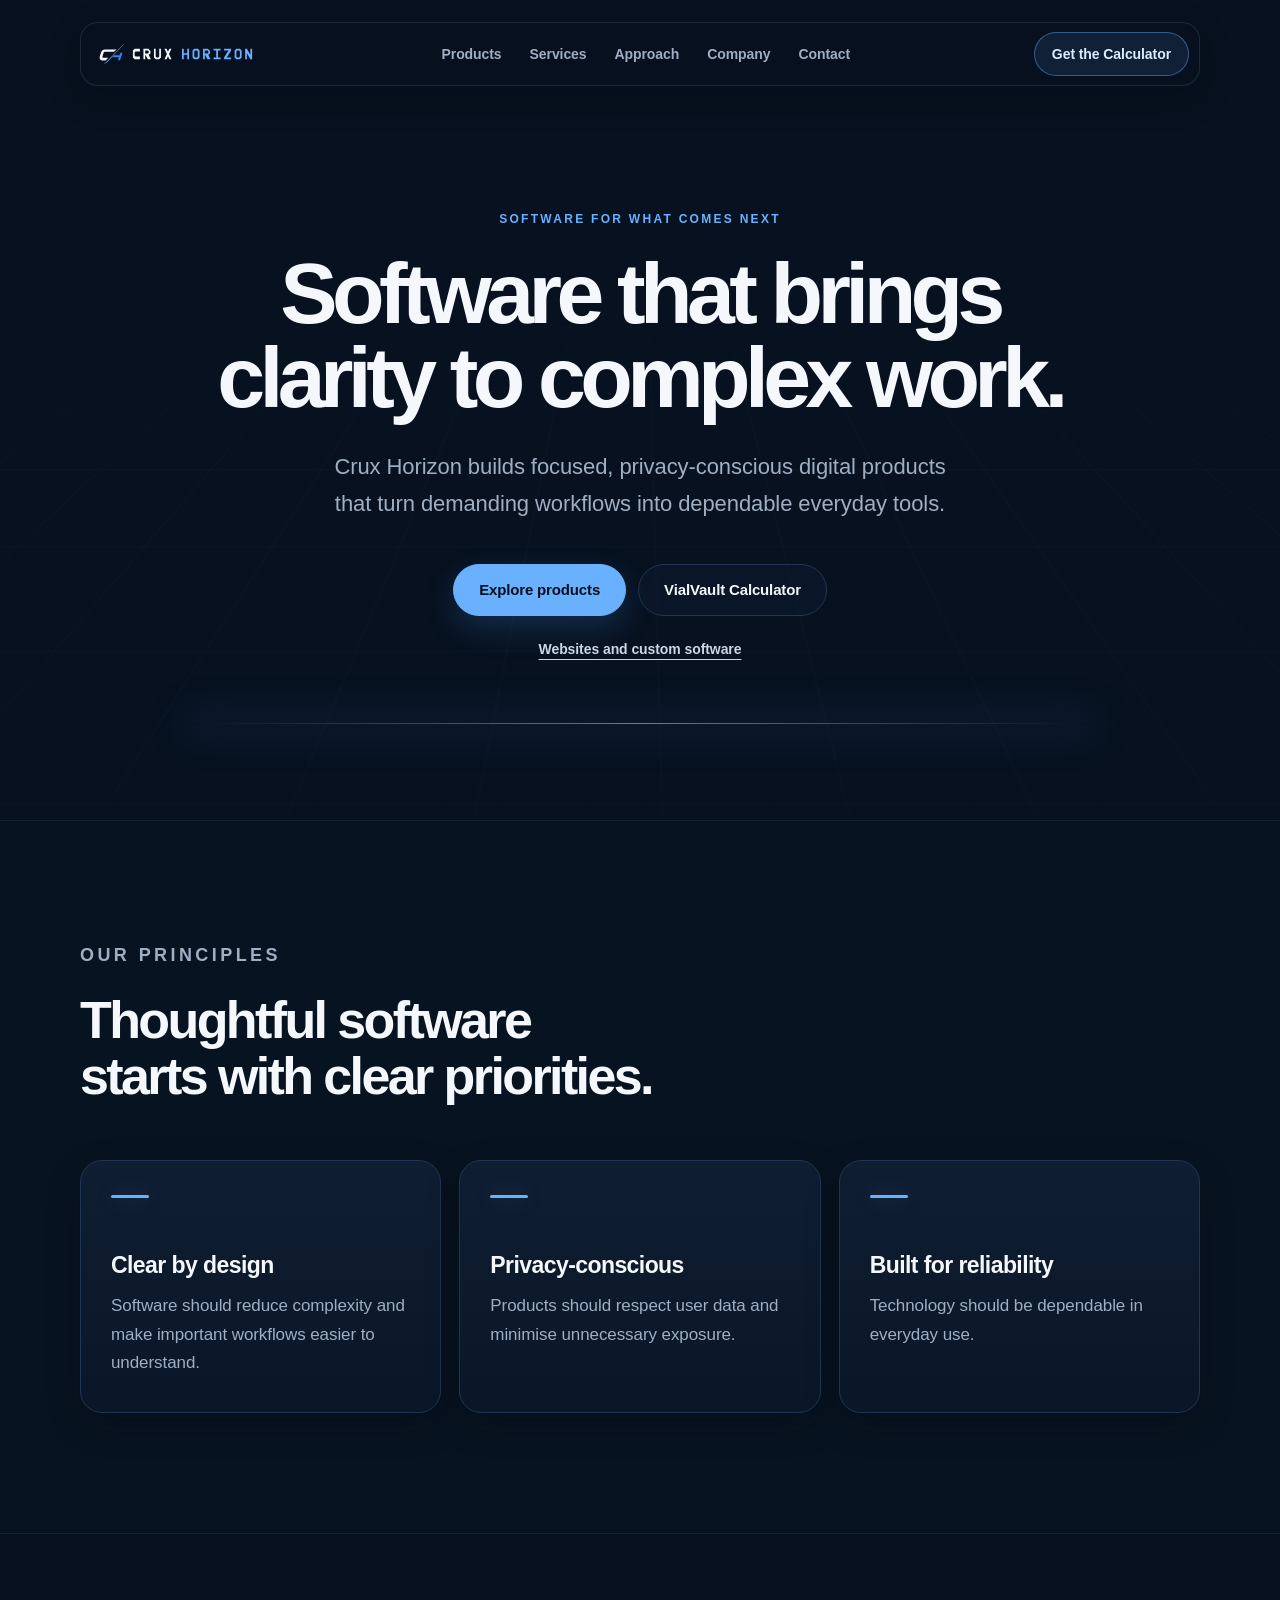
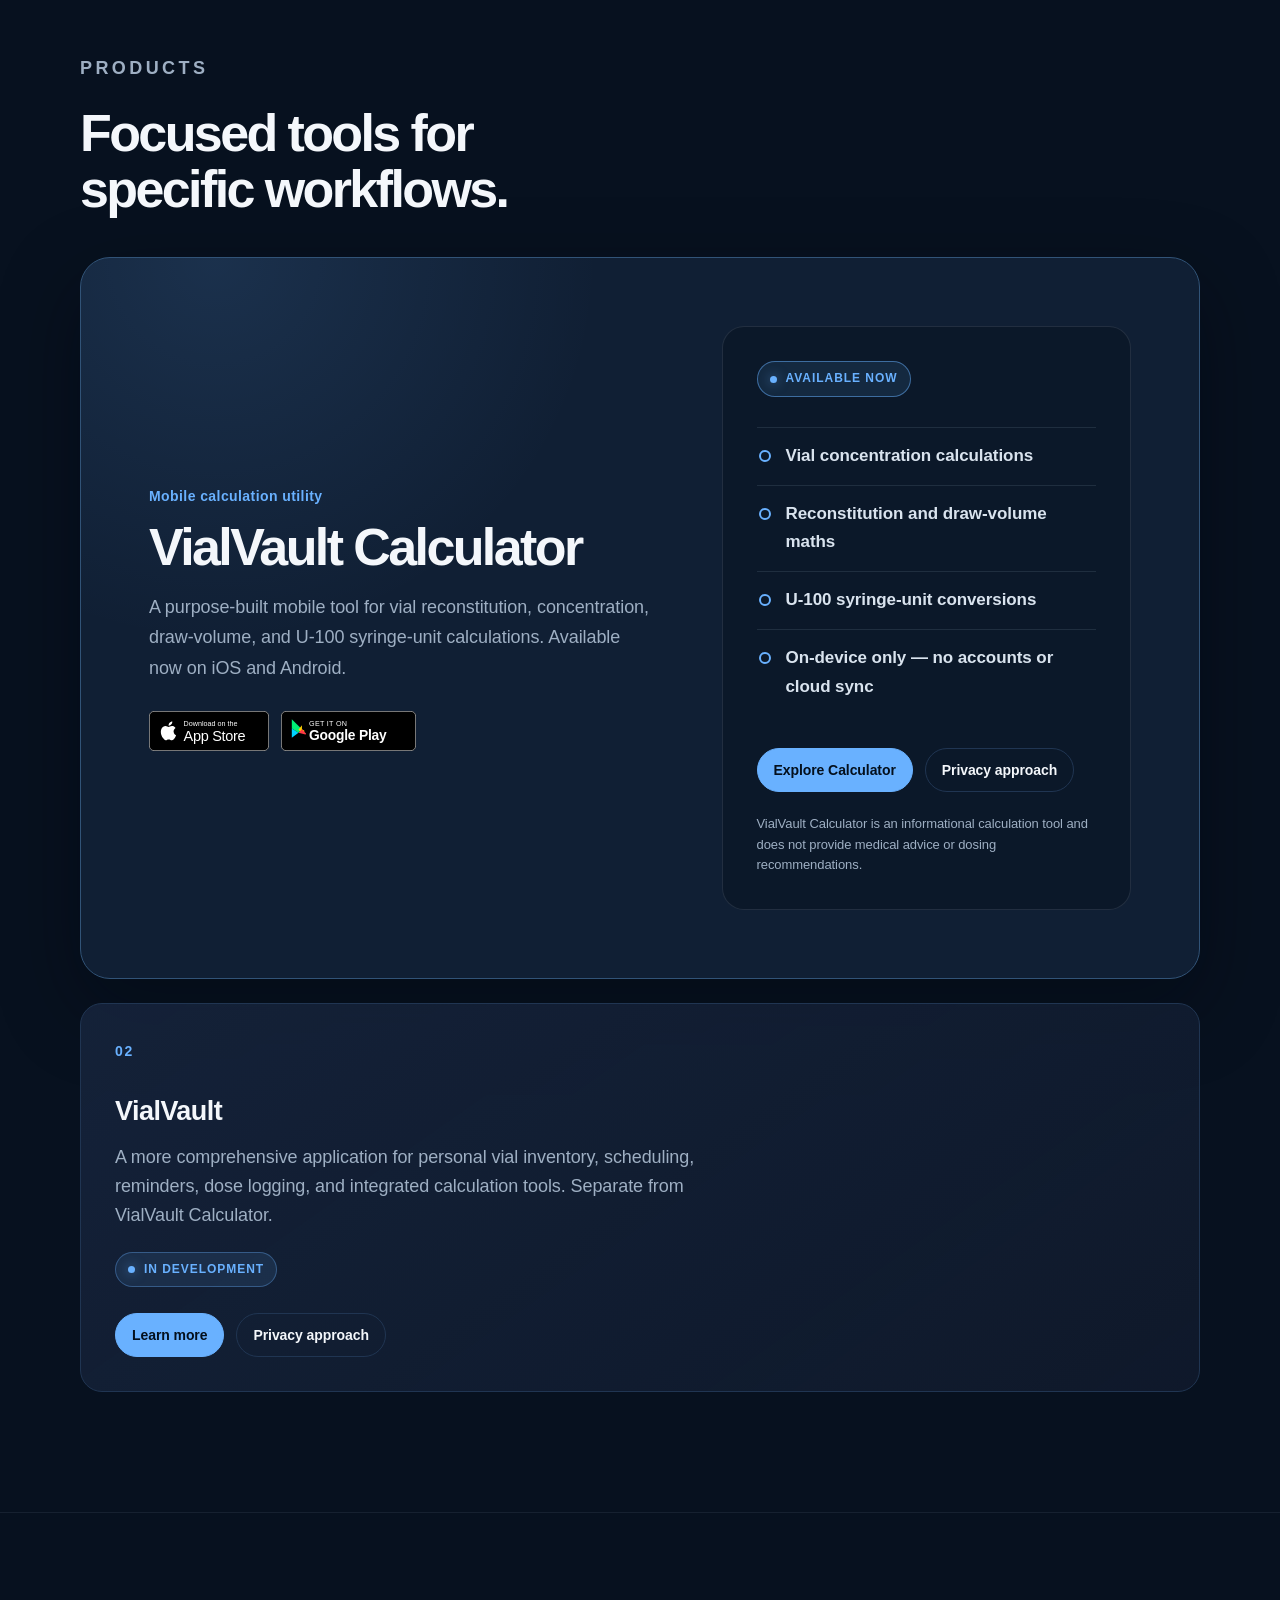
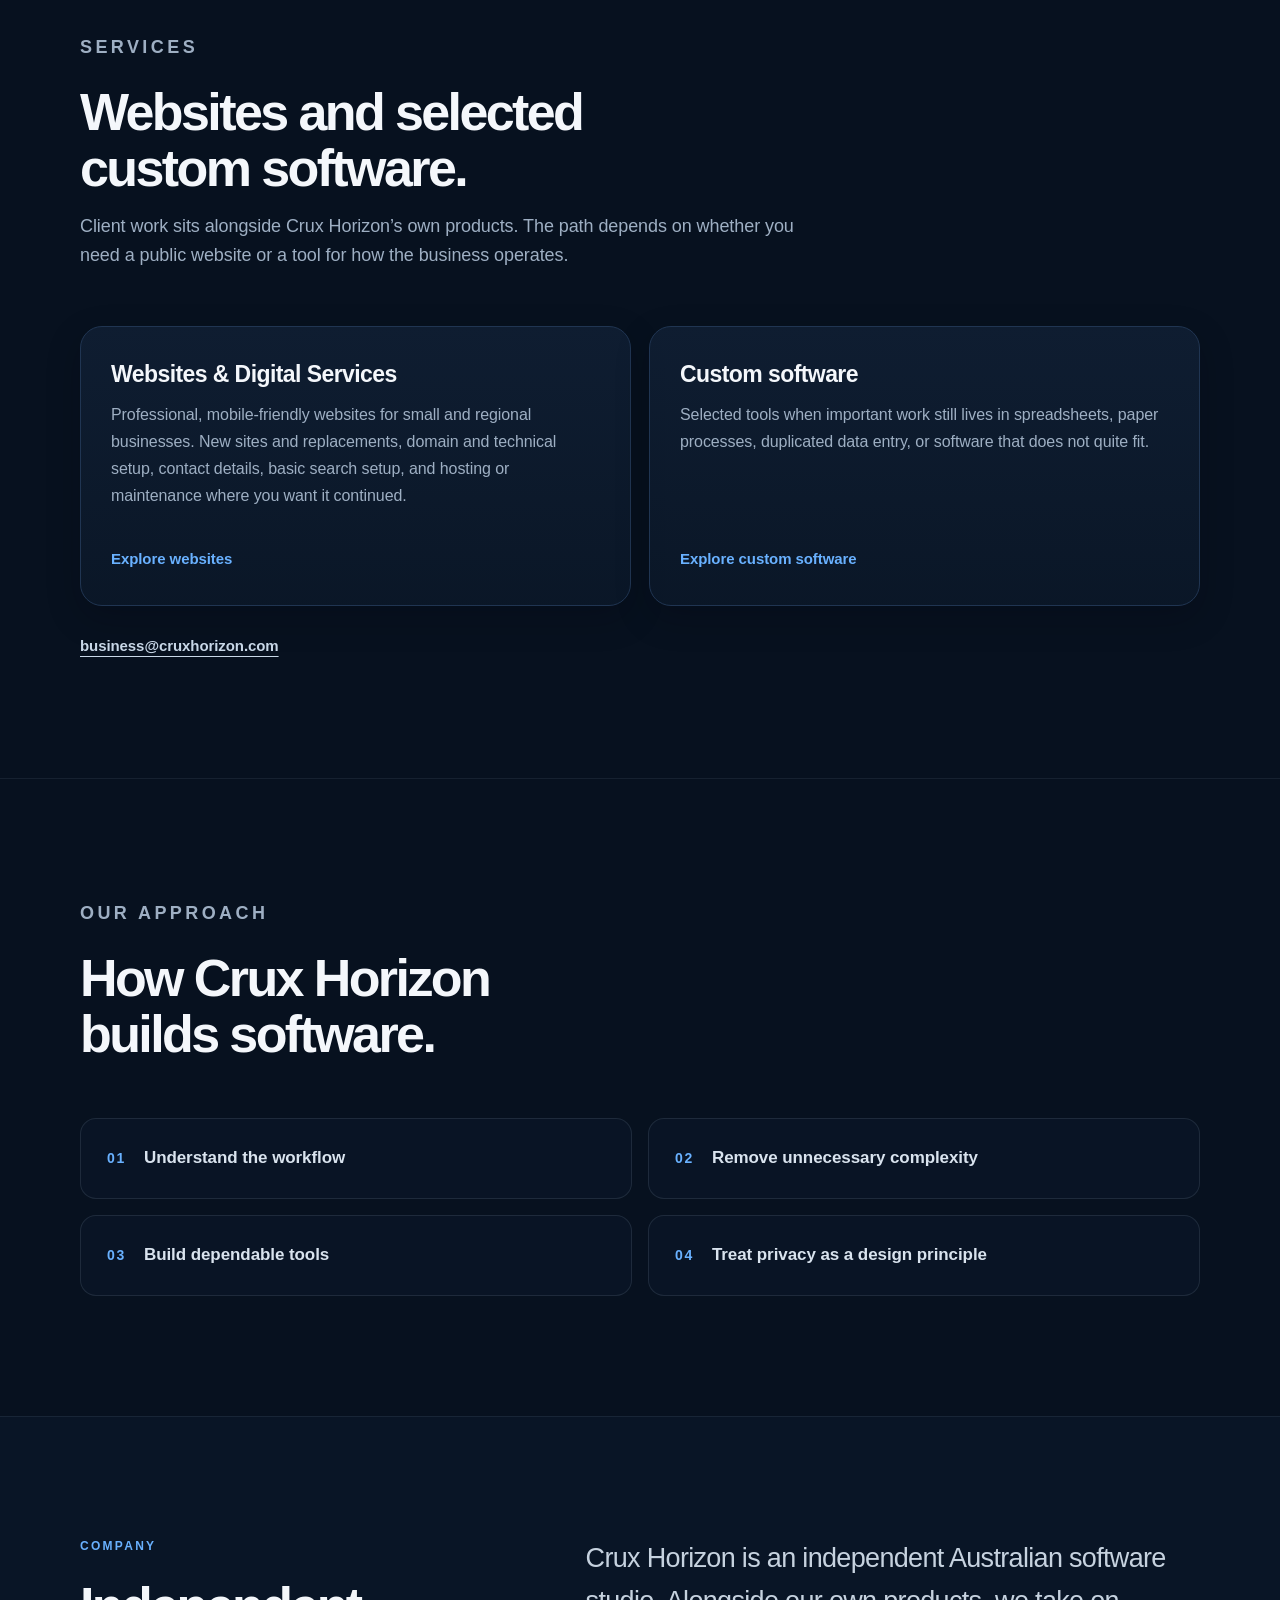
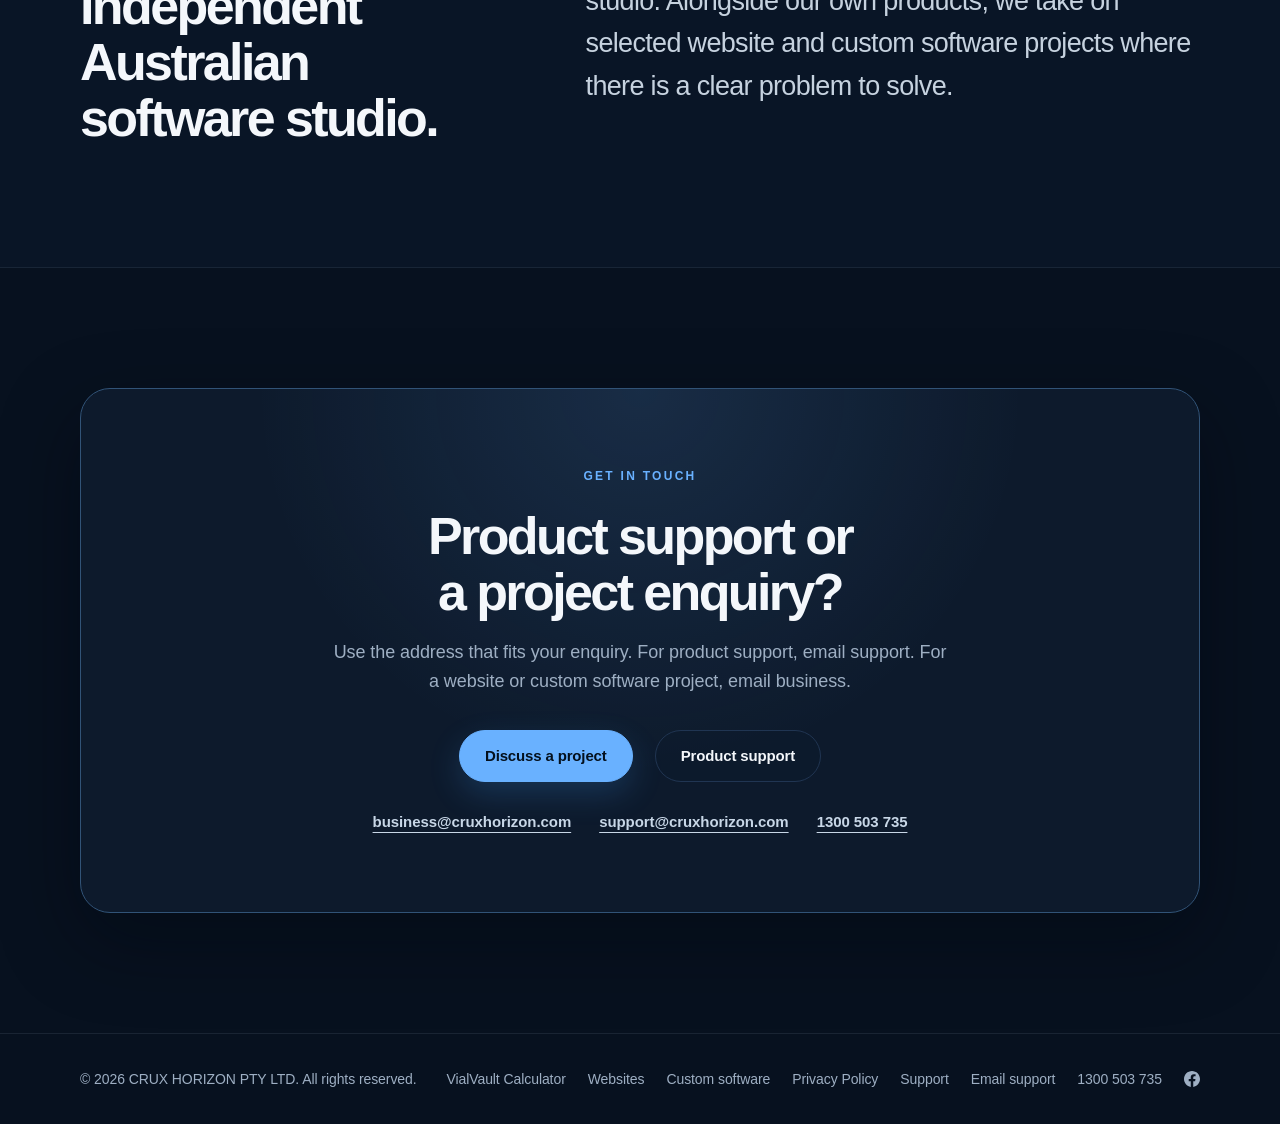
<file: index.html>
<!DOCTYPE html>
<html lang="en">
<head>
  <meta charset="UTF-8">
  <meta name="viewport" content="width=device-width, initial-scale=1.0">
  <meta name="description" content="Crux Horizon builds focused, privacy-conscious software products — including VialVault Calculator for iOS and Android — and professional websites for small and regional Australian businesses.">
  <link rel="canonical" href="https://cruxhorizon.com/">
  <link rel="icon" href="/assets/images/brand/favicon.svg" type="image/svg+xml">
  <!-- Enable when the real file exists:
  <link rel="apple-touch-icon" href="/assets/images/brand/apple-touch-icon.png">
  -->

  <meta property="og:title" content="Crux Horizon — Software that brings clarity to complex work">
  <meta property="og:description" content="Crux Horizon builds focused, privacy-conscious software products — including VialVault Calculator for iOS and Android — and professional websites for small and regional Australian businesses.">
  <meta property="og:type" content="website">
  <meta property="og:url" content="https://cruxhorizon.com/">
  <!-- Enable when the real social preview exists:
  <meta property="og:image" content="https://cruxhorizon.com/assets/images/brand/social-preview.png">
  -->
  <meta property="og:site_name" content="Crux Horizon">

  <meta name="twitter:card" content="summary">
  <meta name="twitter:title" content="Crux Horizon — Software that brings clarity to complex work">
  <meta name="twitter:description" content="Crux Horizon builds focused, privacy-conscious software products — including VialVault Calculator for iOS and Android — and professional websites for small and regional Australian businesses.">
  <!-- Enable with social-preview.png and change twitter:card to summary_large_image:
  <meta name="twitter:image" content="https://cruxhorizon.com/assets/images/brand/social-preview.png">
  -->

  <title>Crux Horizon — Software that brings clarity to complex work</title>
  <link rel="stylesheet" href="assets/css/site.css">
</head>

<body class="home-page">
  <a class="skip-link" href="#main-content">Skip to main content</a>
  <header class="site-header">
    <nav class="nav container" aria-label="Main navigation">
      <a class="brand" href="#top">
        <img class="brand-logo" src="assets/images/brand/logo-on-dark.svg" alt="Crux Horizon">
      </a>
      <ul class="nav-links">
        <li><a href="#product">Products</a></li>
        <li><a href="#business">Services</a></li>
        <li><a href="#approach">Approach</a></li>
        <li><a href="#company">Company</a></li>
        <li><a href="#contact">Contact</a></li>
      </ul>
      <a class="nav-cta" href="#product">Get the Calculator</a>
    </nav>
  </header>

  <main id="main-content">
    <section class="hero" id="top">
      <div class="hero-content container">
        <p class="eyebrow">Software for what comes next</p>
        <h1>Software that brings clarity to complex work.</h1>
        <p class="hero-copy">
          Crux Horizon builds focused, privacy-conscious digital products that turn demanding workflows into dependable everyday tools.
        </p>
        <div class="hero-actions">
          <a class="button" href="#product">Explore products</a>
          <a class="button button-secondary" href="products/vialvault-calculator/">VialVault Calculator</a>
        </div>
        <p class="hero-secondary-link">
          <a href="#business">Websites and custom software</a>
        </p>
      </div>
    </section>

    <section class="principles" aria-labelledby="principles-title">
      <div class="container">
        <div class="section-heading">
          <p class="eyebrow">Our principles</p>
          <h2 id="principles-title">Thoughtful software starts with clear priorities.</h2>
        </div>
        <div class="principles-grid">
          <article class="principle">
            <h3>Clear by design</h3>
            <p>Software should reduce complexity and make important workflows easier to understand.</p>
          </article>
          <article class="principle">
            <h3>Privacy-conscious</h3>
            <p>Products should respect user data and minimise unnecessary exposure.</p>
          </article>
          <article class="principle">
            <h3>Built for reliability</h3>
            <p>Technology should be dependable in everyday use.</p>
          </article>
        </div>
      </div>
    </section>

    <section class="featured-product" id="product" aria-labelledby="product-title">
      <div class="container">
        <div class="section-heading products-heading">
          <p class="eyebrow">Products</p>
          <h2 id="product-title">Focused tools for specific workflows.</h2>
        </div>

        <div class="featured-product-layout">
          <div>
            <p class="product-category">Mobile calculation utility</p>
            <h3 class="featured-product-name">VialVault Calculator</h3>
            <p class="featured-product-copy">
              A purpose-built mobile tool for vial reconstitution, concentration, draw-volume, and U-100 syringe-unit calculations. Available now on iOS and Android.
            </p>
            <div class="store-badges" aria-label="Download VialVault Calculator">
              <a class="store-badge" href="https://apps.apple.com/au/app/id6803508388" target="_blank" rel="noopener noreferrer">
                <img src="assets/images/brand/badges/app-store-badge.svg" width="120" height="40" alt="Download on the App Store">
              </a>
              <a class="store-badge" href="https://play.google.com/store/apps/details?id=com.cruxhorizon.vialvaultcalculator" target="_blank" rel="noopener noreferrer">
                <img src="assets/images/brand/badges/google-play-badge.svg" width="135" height="40" alt="Get it on Google Play">
              </a>
            </div>
          </div>
          <div class="featured-product-details">
            <p class="product-status product-status--live">Available now</p>
            <ul class="benefit-list">
              <li>Vial concentration calculations</li>
              <li>Reconstitution and draw-volume maths</li>
              <li>U-100 syringe-unit conversions</li>
              <li>On-device only — no accounts or cloud sync</li>
            </ul>
            <div class="product-links">
              <a href="products/vialvault-calculator/">Explore Calculator</a>
              <a href="products/vialvault-calculator/privacy.html">Privacy approach</a>
            </div>
            <p class="featured-product-disclaimer">
              VialVault Calculator is an informational calculation tool and does not provide medical advice or dosing recommendations.
            </p>
          </div>
        </div>

        <div class="product-grid product-grid--secondary">
          <article class="product-card product-card--static" id="vialvault">
            <span class="product-number">02</span>
            <h3>VialVault</h3>
            <p>
              A more comprehensive application for personal vial inventory, scheduling, reminders, dose logging, and integrated calculation tools. Separate from VialVault Calculator.
            </p>
            <span class="product-card-status">In development</span>
            <div class="product-links">
              <a href="products/vialvault/">Learn more</a>
              <a href="products/vialvault/privacy.html">Privacy approach</a>
            </div>
          </article>
        </div>
      </div>
    </section>

    <section class="business-solutions" id="business" aria-labelledby="business-title">
      <div class="container">
        <div class="section-heading">
          <p class="eyebrow">Services</p>
          <h2 id="business-title">Websites and selected custom software.</h2>
          <p>
            Client work sits alongside Crux Horizon’s own products. The path depends on whether you need a public website or a tool for how the business operates.
          </p>
        </div>
        <div class="service-paths">
          <article class="service-path">
            <h3>Websites &amp; Digital Services</h3>
            <p>
              Professional, mobile-friendly websites for small and regional businesses. New sites and replacements, domain and technical setup, contact details, basic search setup, and hosting or maintenance where you want it continued.
            </p>
            <a href="/websites/">Explore websites</a>
          </article>
          <article class="service-path">
            <h3>Custom software</h3>
            <p>
              Selected tools when important work still lives in spreadsheets, paper processes, duplicated data entry, or software that does not quite fit.
            </p>
            <a href="/business/">Explore custom software</a>
          </article>
        </div>
        <p class="service-paths-contact">
          <a class="email-link" href="mailto:business@cruxhorizon.com?subject=Business%20project%20enquiry">business@cruxhorizon.com</a>
        </p>
      </div>
    </section>

    <section class="approach" id="approach" aria-labelledby="approach-title">
      <div class="container">
        <div class="section-heading">
          <p class="eyebrow">Our approach</p>
          <h2 id="approach-title">How Crux Horizon builds software.</h2>
        </div>
        <ol class="approach-list">
          <li><span>01</span>Understand the workflow</li>
          <li><span>02</span>Remove unnecessary complexity</li>
          <li><span>03</span>Build dependable tools</li>
          <li><span>04</span>Treat privacy as a design principle</li>
        </ol>
      </div>
    </section>

    <section class="about" id="company" aria-labelledby="company-title">
      <div class="about-layout container">
        <div>
          <p class="eyebrow">Company</p>
          <h2 id="company-title">Independent Australian software studio.</h2>
        </div>
        <p class="about-copy">
          Crux Horizon is an independent Australian software studio. Alongside our own products, we take on selected website and custom software projects where there is a clear problem to solve.
        </p>
      </div>
    </section>

    <section class="contact" id="contact">
      <div class="container">
        <div class="contact-panel">
          <p class="eyebrow">Get in touch</p>
          <h2>Product support or a project enquiry?</h2>
          <p class="contact-copy">
            Use the address that fits your enquiry. For product support, email support.
            For a website or custom software project, email business.
          </p>
          <div class="contact-links">
            <a class="button" href="mailto:business@cruxhorizon.com?subject=Business%20project%20enquiry">Discuss a project</a>
            <a class="button button-secondary" href="mailto:support@cruxhorizon.com">Product support</a>
          </div>
          <div class="contact-details">
            <a class="email-link" href="mailto:business@cruxhorizon.com?subject=Business%20project%20enquiry">business@cruxhorizon.com</a>
            <a class="email-link" href="mailto:support@cruxhorizon.com">support@cruxhorizon.com</a>
            <a class="email-link" href="tel:1300503735">1300 503 735</a>
          </div>
        </div>
      </div>
    </section>
  </main>

  <footer>
    <div class="footer-inner container">
      <p>&copy; 2026 CRUX HORIZON PTY LTD. All rights reserved.</p>
      <nav class="footer-links" aria-label="Footer navigation">
        <a href="/products/vialvault-calculator/">VialVault Calculator</a>
        <a href="/websites/">Websites</a>
        <a href="/business/">Custom software</a>
        <a href="/privacy">Privacy Policy</a>
        <a href="/support">Support</a>
        <a href="mailto:support@cruxhorizon.com">Email support</a>
        <a href="tel:1300503735">1300 503 735</a>
        <a class="footer-facebook" href="https://www.facebook.com/CruxHorizon/" target="_blank" rel="noopener noreferrer" aria-label="Crux Horizon on Facebook">
          <svg xmlns="http://www.w3.org/2000/svg" viewBox="0 0 24 24" aria-hidden="true" focusable="false"><path fill="currentColor" d="M24 12.073c0-6.627-5.373-12-12-12s-12 5.373-12 12c0 5.99 4.388 10.954 10.125 11.854v-8.385H7.078v-3.47h3.047V9.43c0-3.007 1.792-4.669 4.533-4.669 1.312 0 2.686.235 2.686.235v2.953H15.83c-1.491 0-1.956.925-1.956 1.874v2.25h3.328l-.532 3.47h-2.796v8.385C19.612 23.027 24 18.062 24 12.073z"/></svg>
        </a>
      </nav>
    </div>
  </footer>
</body>
</html>
</file>
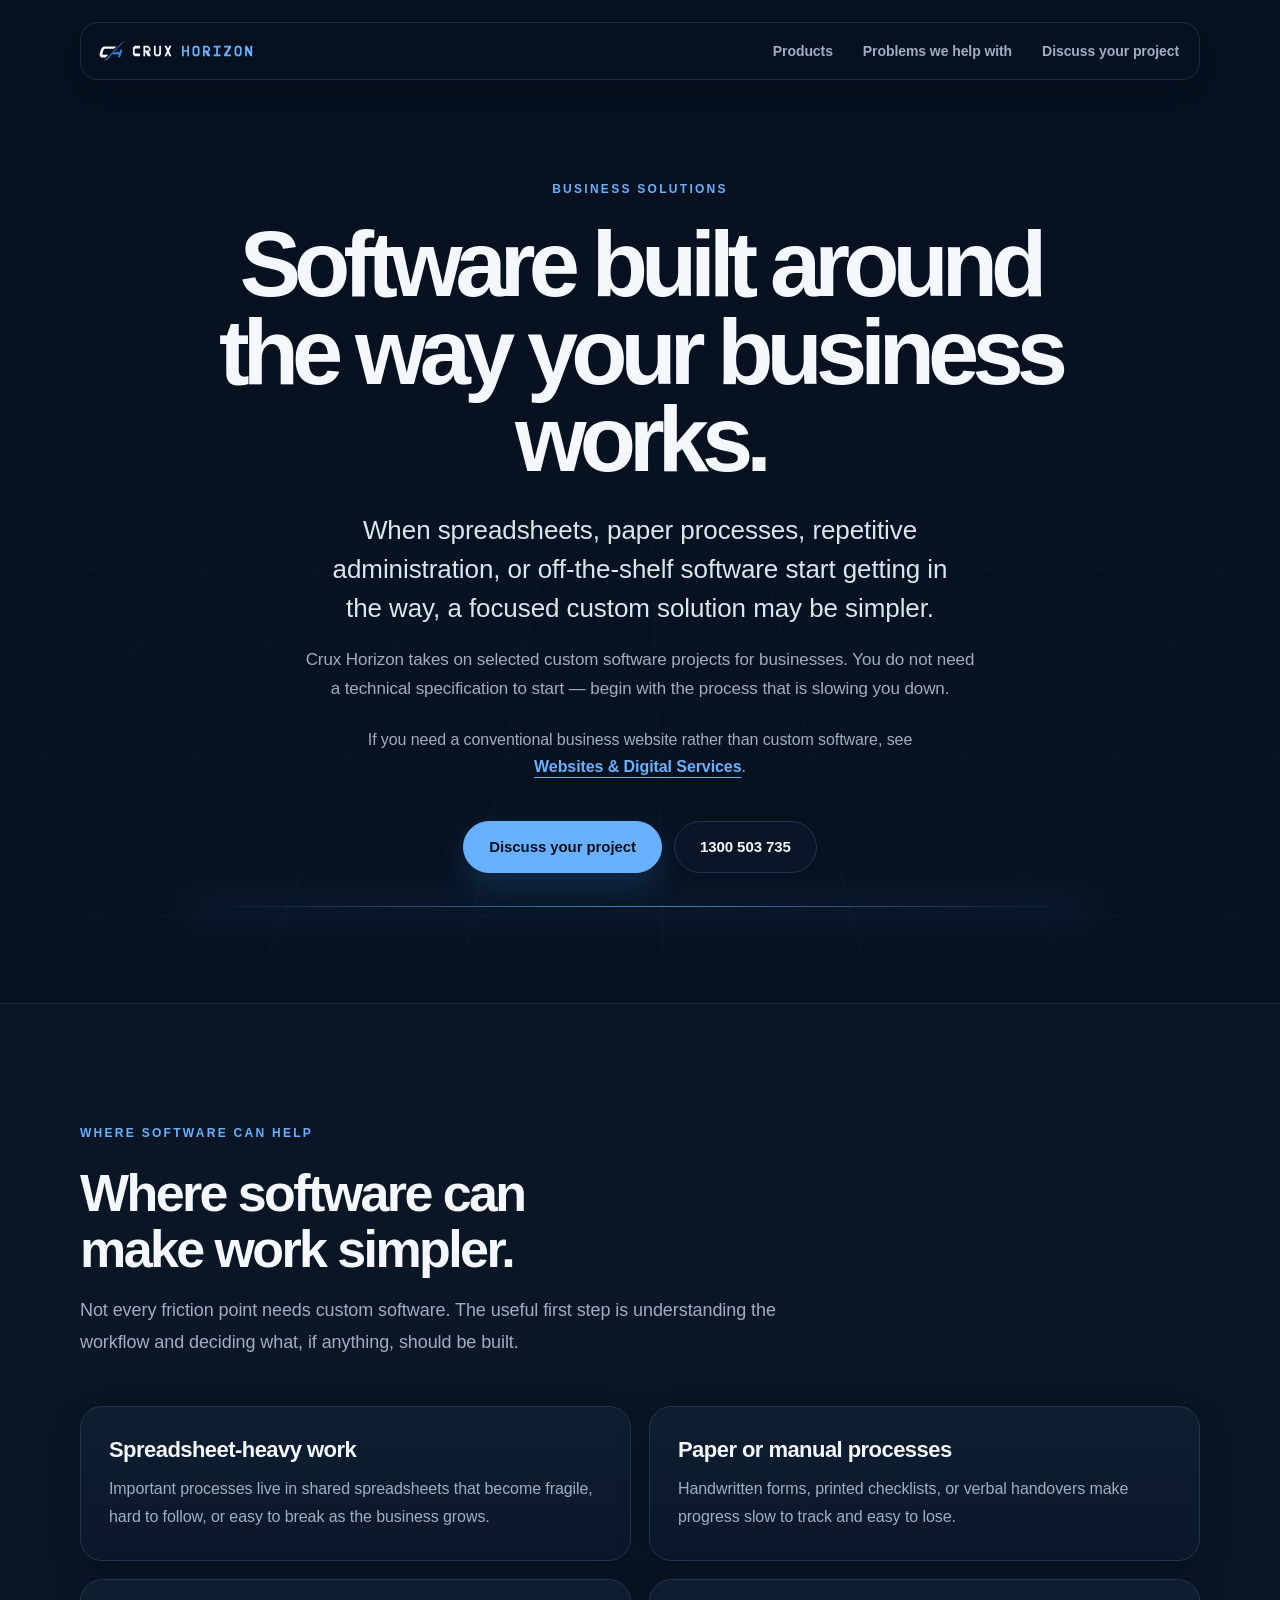
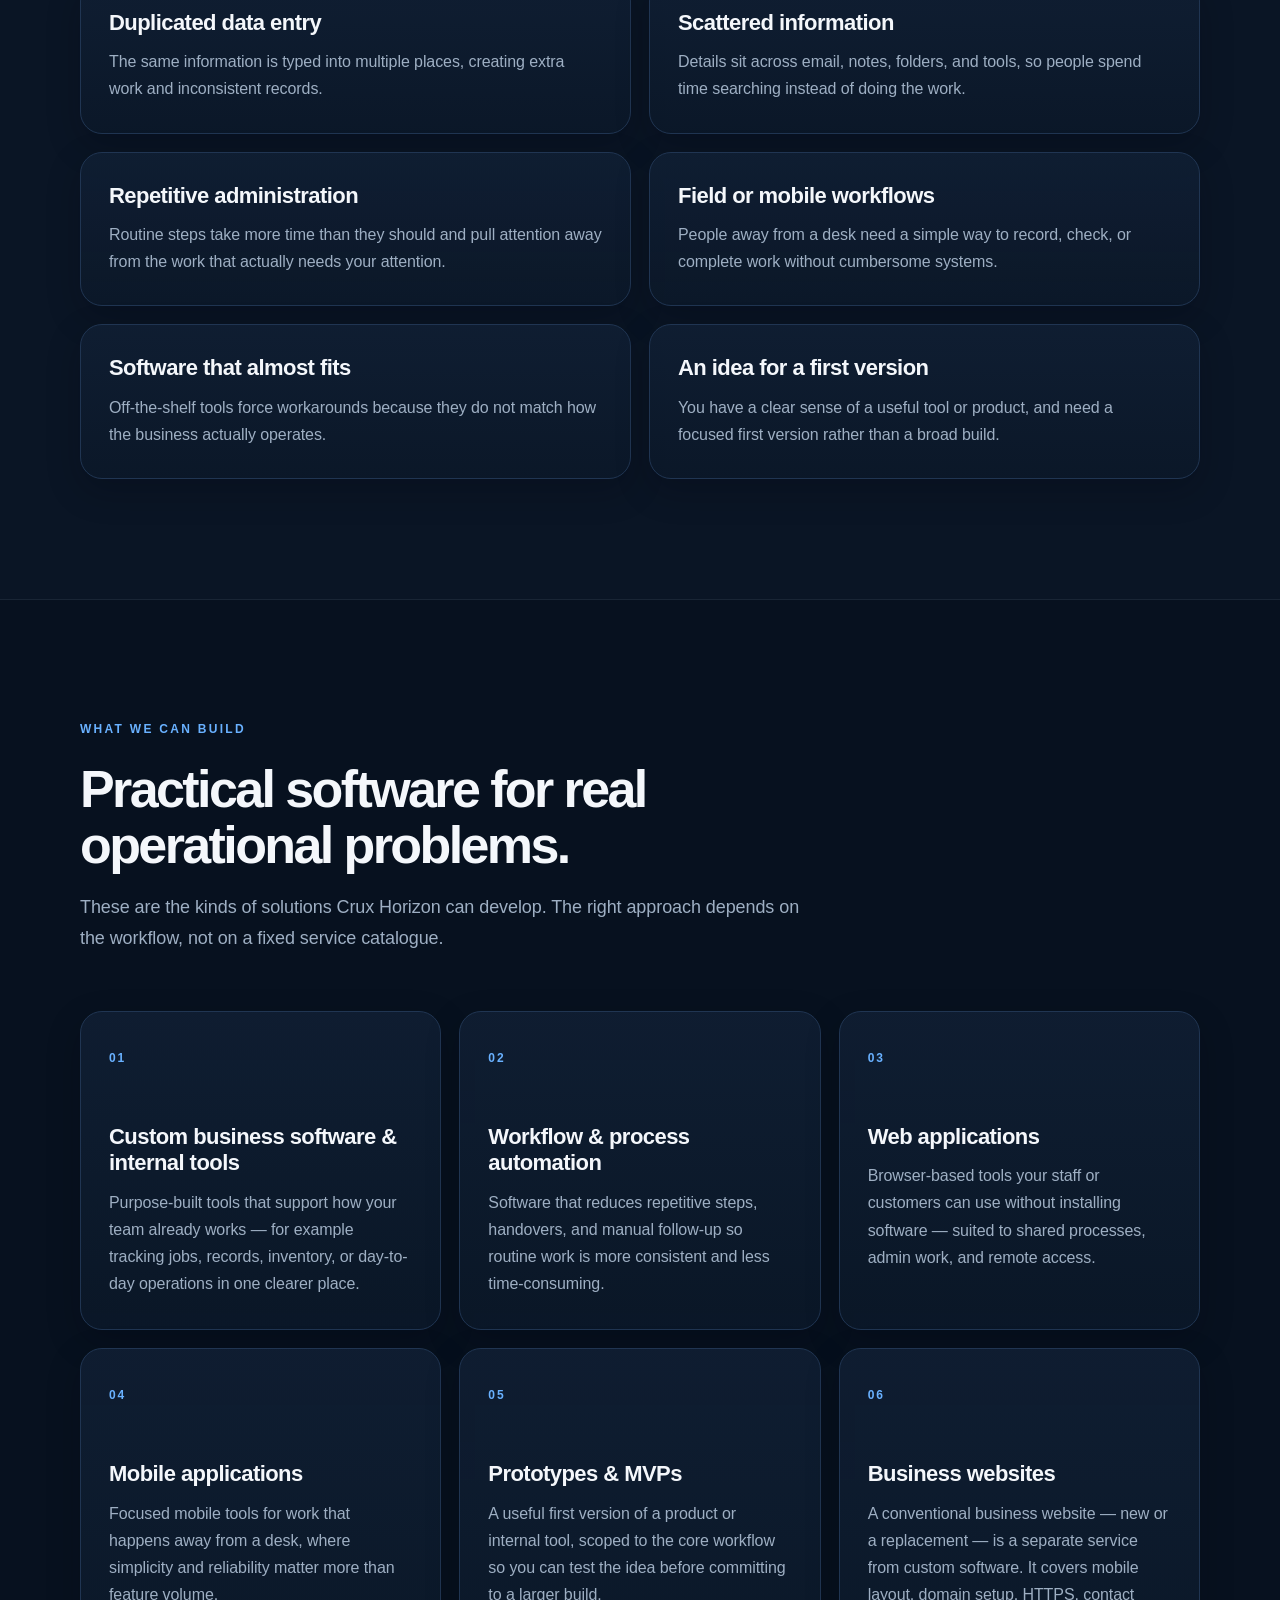
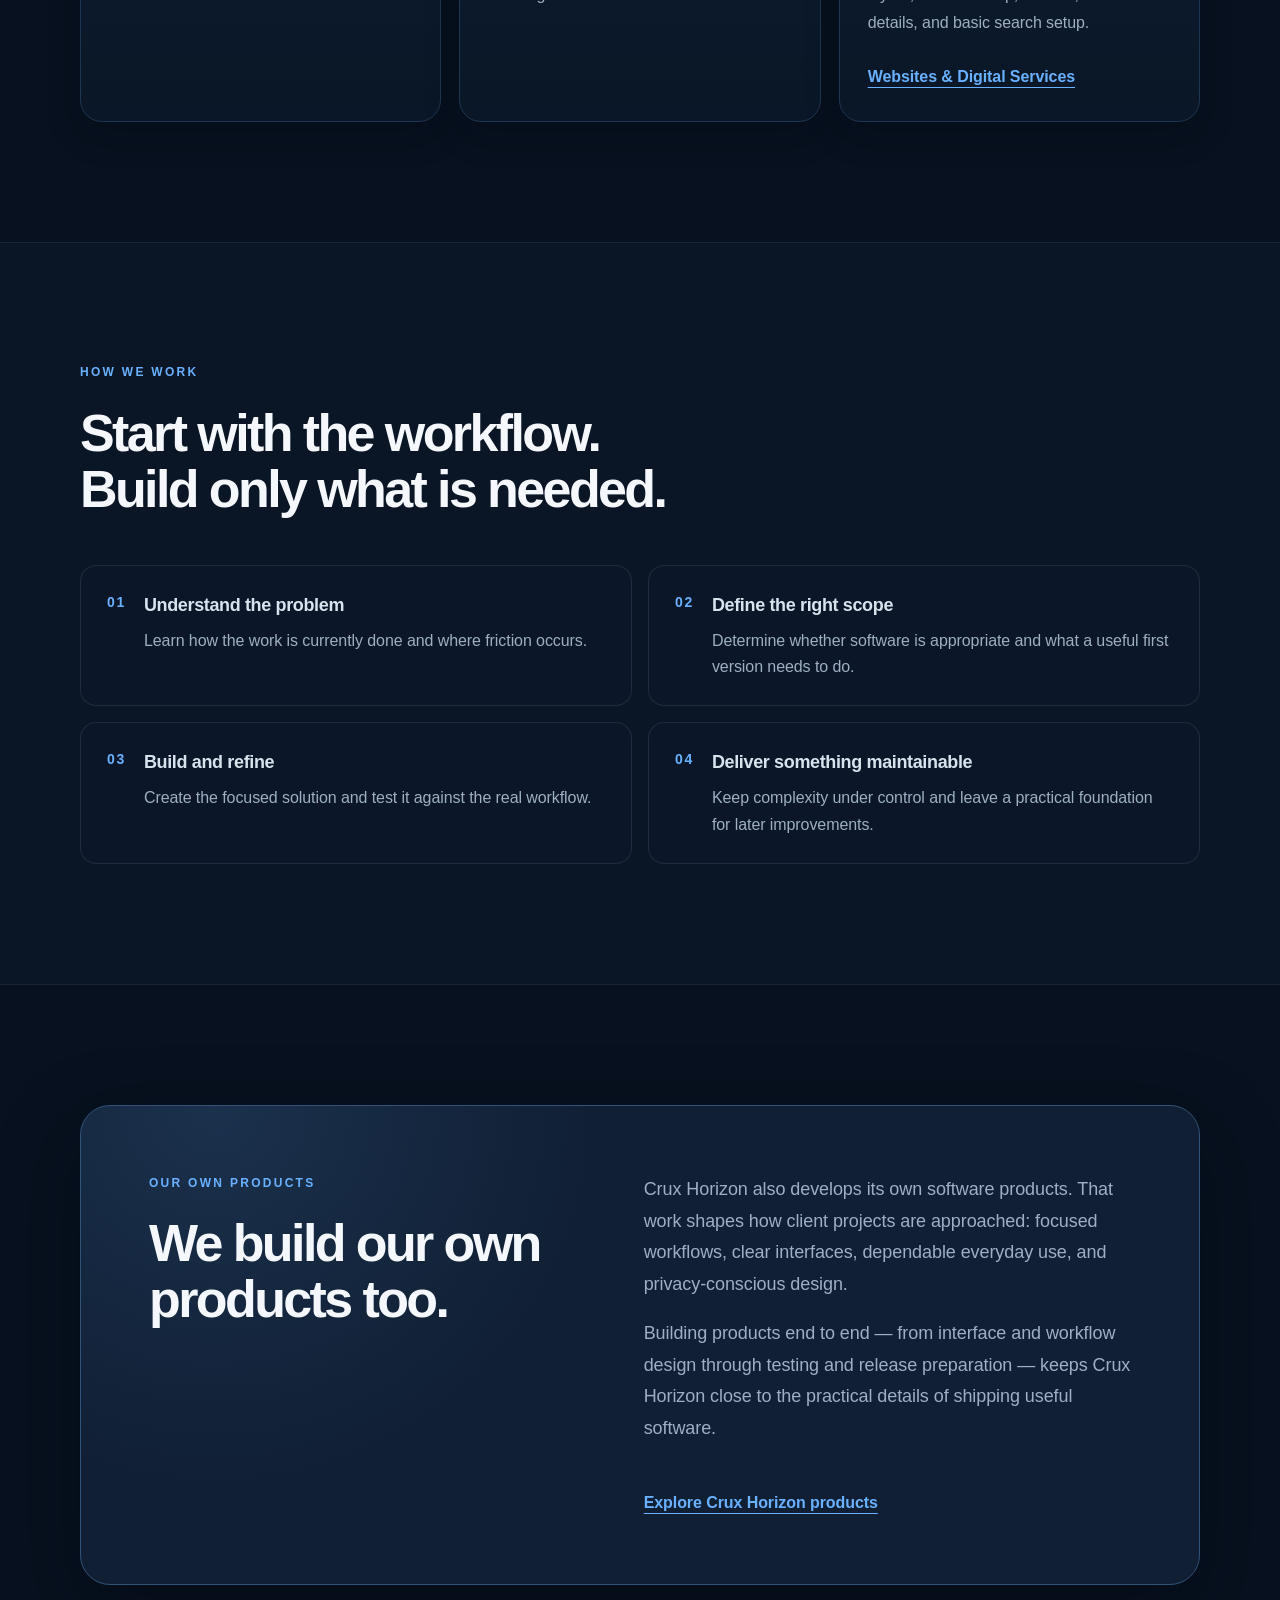
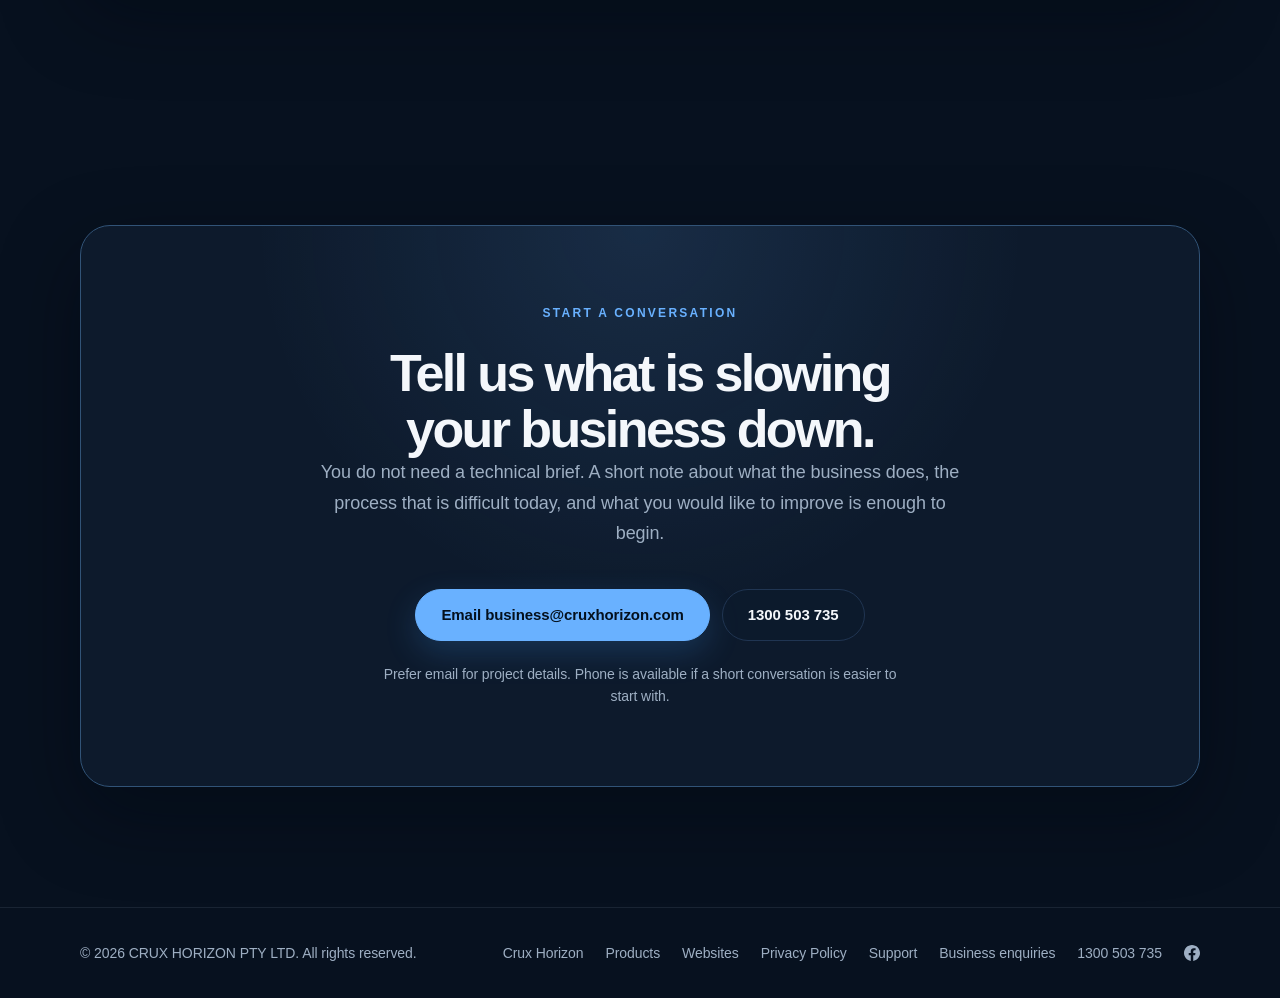
<file: business/index.html>
<!DOCTYPE html>
<html lang="en">
<head>
  <meta charset="UTF-8">
  <meta name="viewport" content="width=device-width, initial-scale=1.0">
  <meta name="description" content="Crux Horizon builds practical custom business software, workflow tools, web and mobile applications, and focused MVPs for Australian businesses.">
  <link rel="canonical" href="https://cruxhorizon.com/business/">
  <link rel="icon" href="/assets/images/brand/favicon.svg" type="image/svg+xml">
  <!-- Enable when the real file exists:
  <link rel="apple-touch-icon" href="/assets/images/brand/apple-touch-icon.png">
  -->

  <meta property="og:title" content="Business Solutions — Custom software for how your business works">
  <meta property="og:description" content="Crux Horizon builds practical custom business software, workflow tools, web and mobile applications, and focused MVPs for Australian businesses.">
  <meta property="og:type" content="website">
  <meta property="og:url" content="https://cruxhorizon.com/business/">
  <!-- Enable when the real social preview exists:
  <meta property="og:image" content="https://cruxhorizon.com/assets/images/brand/social-preview.png">
  -->
  <meta property="og:site_name" content="Crux Horizon">

  <meta name="twitter:card" content="summary">
  <meta name="twitter:title" content="Business Solutions — Custom software for how your business works">
  <meta name="twitter:description" content="Crux Horizon builds practical custom business software, workflow tools, web and mobile applications, and focused MVPs for Australian businesses.">
  <!-- Enable with social-preview.png and change twitter:card to summary_large_image:
  <meta name="twitter:image" content="https://cruxhorizon.com/assets/images/brand/social-preview.png">
  -->

  <title>Business Solutions — Custom Software for Your Business | Crux Horizon</title>
  <link rel="stylesheet" href="../assets/css/site.css">
</head>

<body class="vialvault-page business-page">
  <a class="skip-link" href="#main-content">Skip to main content</a>

  <header class="product-header">
    <nav class="product-nav container" aria-label="Business Solutions navigation">
      <a class="brand" href="../index.html">
        <img class="brand-logo" src="../assets/images/brand/logo-on-dark.svg" alt="Crux Horizon">
      </a>
      <div class="product-nav-links">
        <a href="../index.html#product">Products</a>
        <a href="#problems">Problems we help with</a>
        <a href="#enquire">Discuss your project</a>
      </div>
    </nav>
  </header>

  <main id="main-content">
    <section class="product-hero" aria-labelledby="business-hero-title">
      <div class="product-hero-layout container">
        <div class="product-hero-content">
          <p class="product-eyebrow">Business Solutions</p>
          <h1 id="business-hero-title">Software built around the way your business works.</h1>
          <p class="product-positioning">
            When spreadsheets, paper processes, repetitive administration, or off-the-shelf software start getting in the way, a focused custom solution may be simpler.
          </p>
          <p class="product-intro">
            Crux Horizon takes on selected custom software projects for businesses. You do not need a technical specification to start — begin with the process that is slowing you down.
          </p>
          <p class="business-crosslink">
            If you need a conventional business website rather than custom software, see
            <a href="/websites/">Websites &amp; Digital Services</a>.
          </p>
          <div class="product-actions">
            <a class="product-button" href="mailto:business@cruxhorizon.com?subject=Business%20project%20enquiry">Discuss your project</a>
            <a class="product-button product-button-secondary" href="tel:1300503735">1300 503 735</a>
          </div>
        </div>
      </div>
    </section>

    <section class="product-problem" id="problems" aria-labelledby="problems-title">
      <div class="container">
        <div class="product-section-heading business-section-heading">
          <p class="product-eyebrow">Where software can help</p>
          <h2 id="problems-title">Where software can make work simpler.</h2>
          <p>
            Not every friction point needs custom software. The useful first step is understanding the workflow and deciding what, if anything, should be built.
          </p>
        </div>
        <div class="business-problem-grid">
          <article class="business-problem-card">
            <h3>Spreadsheet-heavy work</h3>
            <p>Important processes live in shared spreadsheets that become fragile, hard to follow, or easy to break as the business grows.</p>
          </article>
          <article class="business-problem-card">
            <h3>Paper or manual processes</h3>
            <p>Handwritten forms, printed checklists, or verbal handovers make progress slow to track and easy to lose.</p>
          </article>
          <article class="business-problem-card">
            <h3>Duplicated data entry</h3>
            <p>The same information is typed into multiple places, creating extra work and inconsistent records.</p>
          </article>
          <article class="business-problem-card">
            <h3>Scattered information</h3>
            <p>Details sit across email, notes, folders, and tools, so people spend time searching instead of doing the work.</p>
          </article>
          <article class="business-problem-card">
            <h3>Repetitive administration</h3>
            <p>Routine steps take more time than they should and pull attention away from the work that actually needs your attention.</p>
          </article>
          <article class="business-problem-card">
            <h3>Field or mobile workflows</h3>
            <p>People away from a desk need a simple way to record, check, or complete work without cumbersome systems.</p>
          </article>
          <article class="business-problem-card">
            <h3>Software that almost fits</h3>
            <p>Off-the-shelf tools force workarounds because they do not match how the business actually operates.</p>
          </article>
          <article class="business-problem-card">
            <h3>An idea for a first version</h3>
            <p>You have a clear sense of a useful tool or product, and need a focused first version rather than a broad build.</p>
          </article>
        </div>
      </div>
    </section>

    <section class="product-capabilities" id="capabilities" aria-labelledby="capabilities-title">
      <div class="container">
        <div class="product-section-heading">
          <p class="product-eyebrow">What we can build</p>
          <h2 id="capabilities-title">Practical software for real operational problems.</h2>
          <p>
            These are the kinds of solutions Crux Horizon can develop. The right approach depends on the workflow, not on a fixed service catalogue.
          </p>
        </div>
        <div class="capability-grid business-capability-grid">
          <article class="capability-card">
            <span>01</span>
            <h3>Custom business software &amp; internal tools</h3>
            <p>Purpose-built tools that support how your team already works — for example tracking jobs, records, inventory, or day-to-day operations in one clearer place.</p>
          </article>
          <article class="capability-card">
            <span>02</span>
            <h3>Workflow &amp; process automation</h3>
            <p>Software that reduces repetitive steps, handovers, and manual follow-up so routine work is more consistent and less time-consuming.</p>
          </article>
          <article class="capability-card">
            <span>03</span>
            <h3>Web applications</h3>
            <p>Browser-based tools your staff or customers can use without installing software — suited to shared processes, admin work, and remote access.</p>
          </article>
          <article class="capability-card">
            <span>04</span>
            <h3>Mobile applications</h3>
            <p>Focused mobile tools for work that happens away from a desk, where simplicity and reliability matter more than feature volume.</p>
          </article>
          <article class="capability-card">
            <span>05</span>
            <h3>Prototypes &amp; MVPs</h3>
            <p>A useful first version of a product or internal tool, scoped to the core workflow so you can test the idea before committing to a larger build.</p>
          </article>
          <article class="capability-card">
            <span>06</span>
            <h3>Business websites</h3>
            <p>A conventional business website — new or a replacement — is a separate service from custom software. It covers mobile layout, domain setup, HTTPS, contact details, and basic search setup.</p>
            <a class="product-text-link" href="/websites/">Websites &amp; Digital Services</a>
          </article>
        </div>
      </div>
    </section>

    <section class="approach-section" id="how-we-work" aria-labelledby="how-we-work-title">
      <div class="container">
        <div class="product-section-heading">
          <p class="product-eyebrow">How we work</p>
          <h2 id="how-we-work-title">Start with the workflow. Build only what is needed.</h2>
        </div>
        <ol class="approach-list business-approach-list">
          <li>
            <span>01</span>
            <div>
              <strong>Understand the problem</strong>
              <p>Learn how the work is currently done and where friction occurs.</p>
            </div>
          </li>
          <li>
            <span>02</span>
            <div>
              <strong>Define the right scope</strong>
              <p>Determine whether software is appropriate and what a useful first version needs to do.</p>
            </div>
          </li>
          <li>
            <span>03</span>
            <div>
              <strong>Build and refine</strong>
              <p>Create the focused solution and test it against the real workflow.</p>
            </div>
          </li>
          <li>
            <span>04</span>
            <div>
              <strong>Deliver something maintainable</strong>
              <p>Keep complexity under control and leave a practical foundation for later improvements.</p>
            </div>
          </li>
        </ol>
      </div>
    </section>

    <section class="product-privacy" id="our-products" aria-labelledby="our-products-title">
      <div class="product-privacy-panel container">
        <div>
          <p class="product-eyebrow">Our own products</p>
          <h2 id="our-products-title">We build our own products too.</h2>
        </div>
        <div class="product-prose">
          <p>
            Crux Horizon also develops its own software products. That work shapes how client projects are approached: focused workflows, clear interfaces, dependable everyday use, and privacy-conscious design.
          </p>
          <p>
            Building products end to end — from interface and workflow design through testing and release preparation — keeps Crux Horizon close to the practical details of shipping useful software.
          </p>
          <a class="product-text-link" href="../index.html#product">Explore Crux Horizon products</a>
        </div>
      </div>
    </section>

    <section class="product-closing" id="enquire" aria-labelledby="enquire-title">
      <div class="product-closing-panel container">
        <p class="product-eyebrow">Start a conversation</p>
        <h2 id="enquire-title">Tell us what is slowing your business down.</h2>
        <p class="business-enquire-copy">
          You do not need a technical brief. A short note about what the business does, the process that is difficult today, and what you would like to improve is enough to begin.
        </p>
        <div class="product-actions">
          <a class="product-button" href="mailto:business@cruxhorizon.com?subject=Business%20project%20enquiry">Email business@cruxhorizon.com</a>
          <a class="product-button product-button-secondary" href="tel:1300503735">1300 503 735</a>
        </div>
        <p class="business-enquire-note">
          Prefer email for project details. Phone is available if a short conversation is easier to start with.
        </p>
      </div>
    </section>
  </main>

  <footer class="product-footer">
    <div class="product-footer-inner container">
      <p>&copy; 2026 CRUX HORIZON PTY LTD. All rights reserved.</p>
      <nav aria-label="Footer navigation">
        <a href="../index.html">Crux Horizon</a>
        <a href="../index.html#product">Products</a>
        <a href="/websites/">Websites</a>
        <a href="/privacy">Privacy Policy</a>
        <a href="/support">Support</a>
        <a href="mailto:business@cruxhorizon.com?subject=Business%20project%20enquiry">Business enquiries</a>
        <a href="tel:1300503735">1300 503 735</a>
        <a class="footer-facebook" href="https://www.facebook.com/CruxHorizon/" target="_blank" rel="noopener noreferrer" aria-label="Crux Horizon on Facebook">
          <svg xmlns="http://www.w3.org/2000/svg" viewBox="0 0 24 24" aria-hidden="true" focusable="false"><path fill="currentColor" d="M24 12.073c0-6.627-5.373-12-12-12s-12 5.373-12 12c0 5.99 4.388 10.954 10.125 11.854v-8.385H7.078v-3.47h3.047V9.43c0-3.007 1.792-4.669 4.533-4.669 1.312 0 2.686.235 2.686.235v2.953H15.83c-1.491 0-1.956.925-1.956 1.874v2.25h3.328l-.532 3.47h-2.796v8.385C19.612 23.027 24 18.062 24 12.073z"/></svg>
        </a>
      </nav>
    </div>
  </footer>
</body>
</html>
</file>
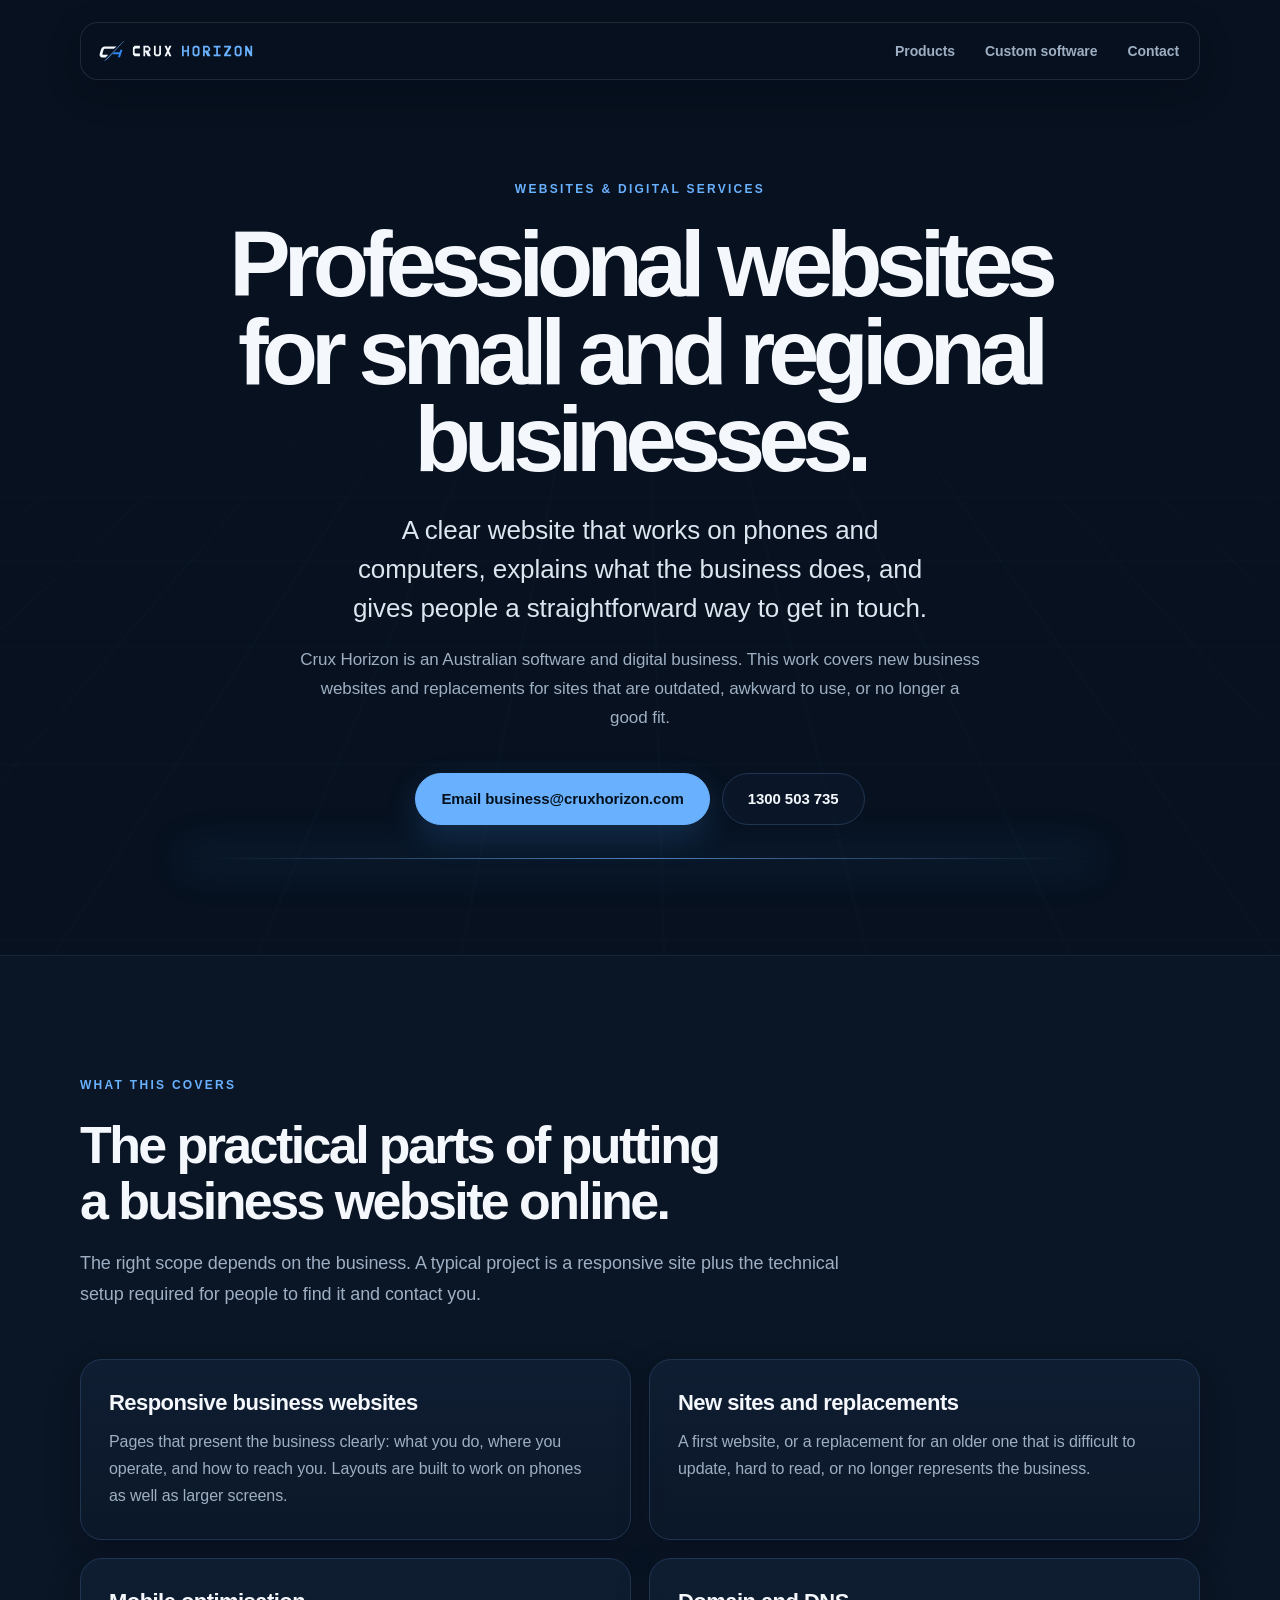
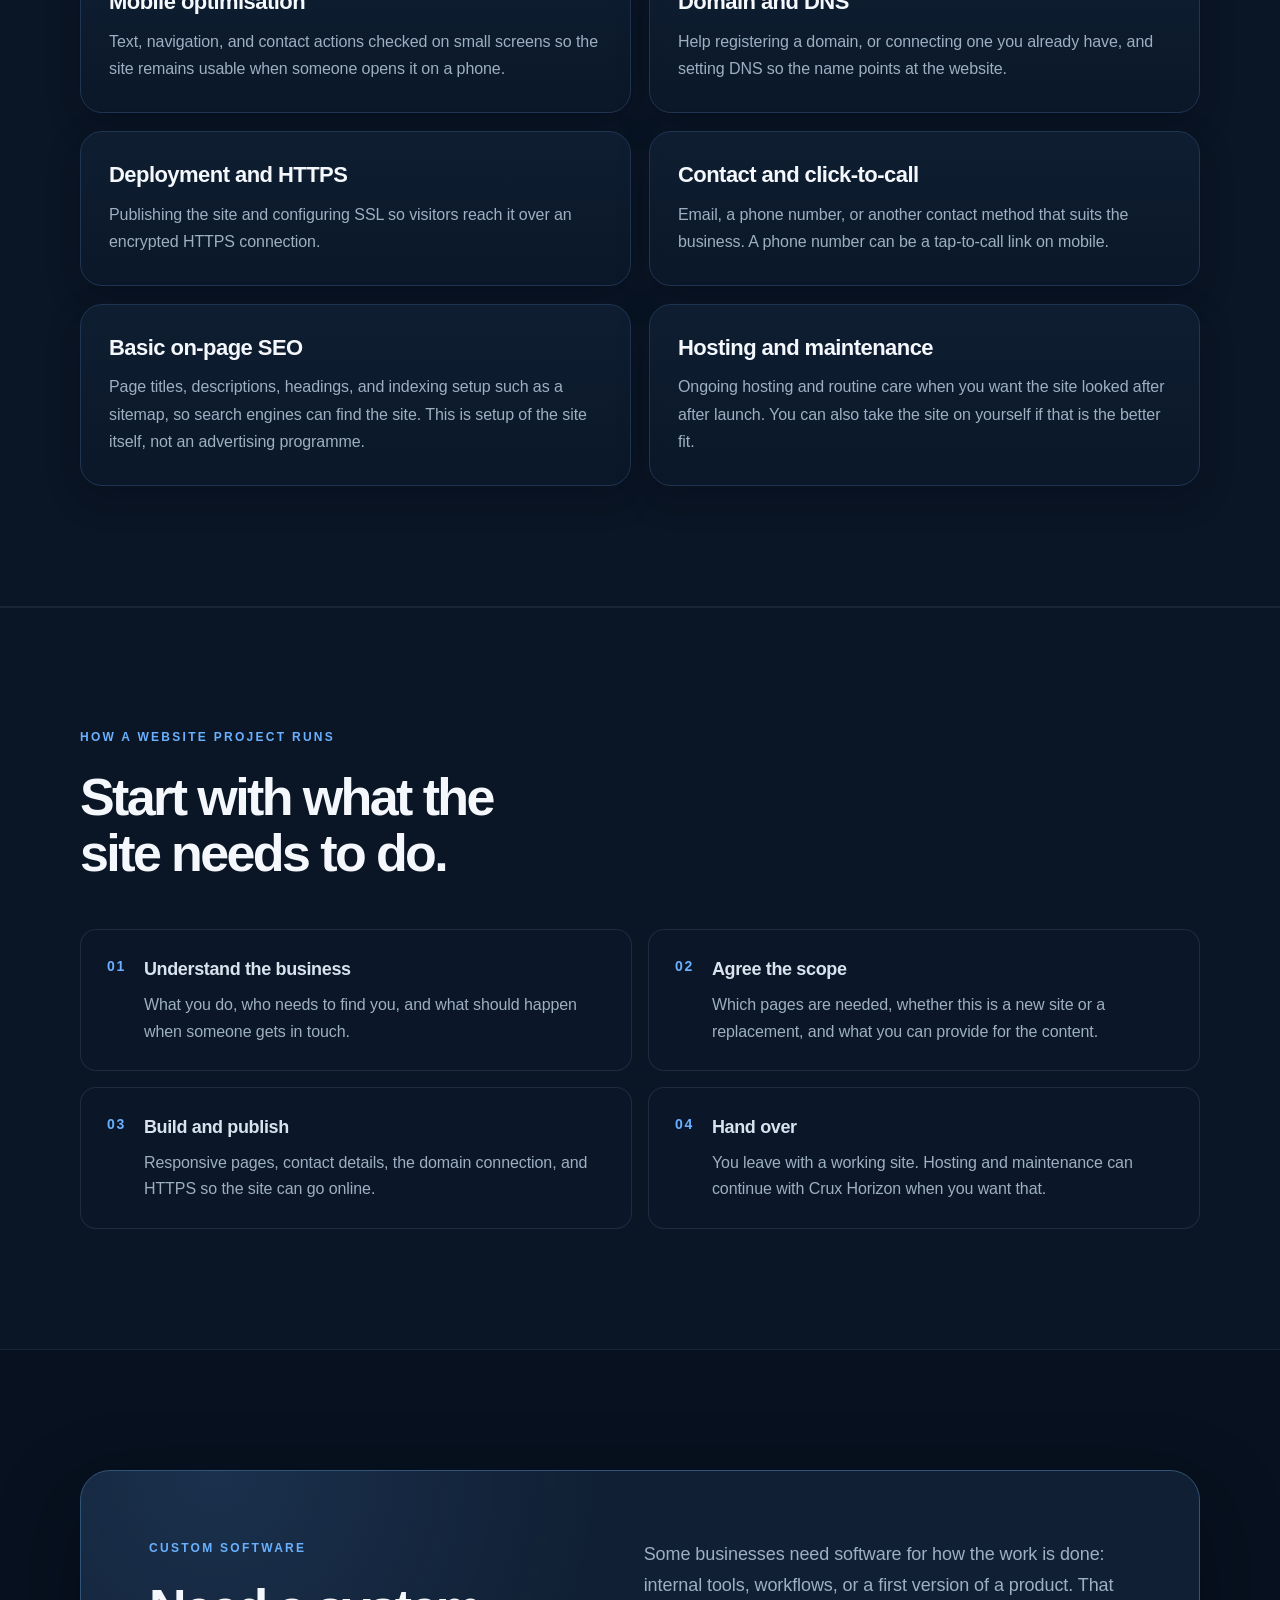
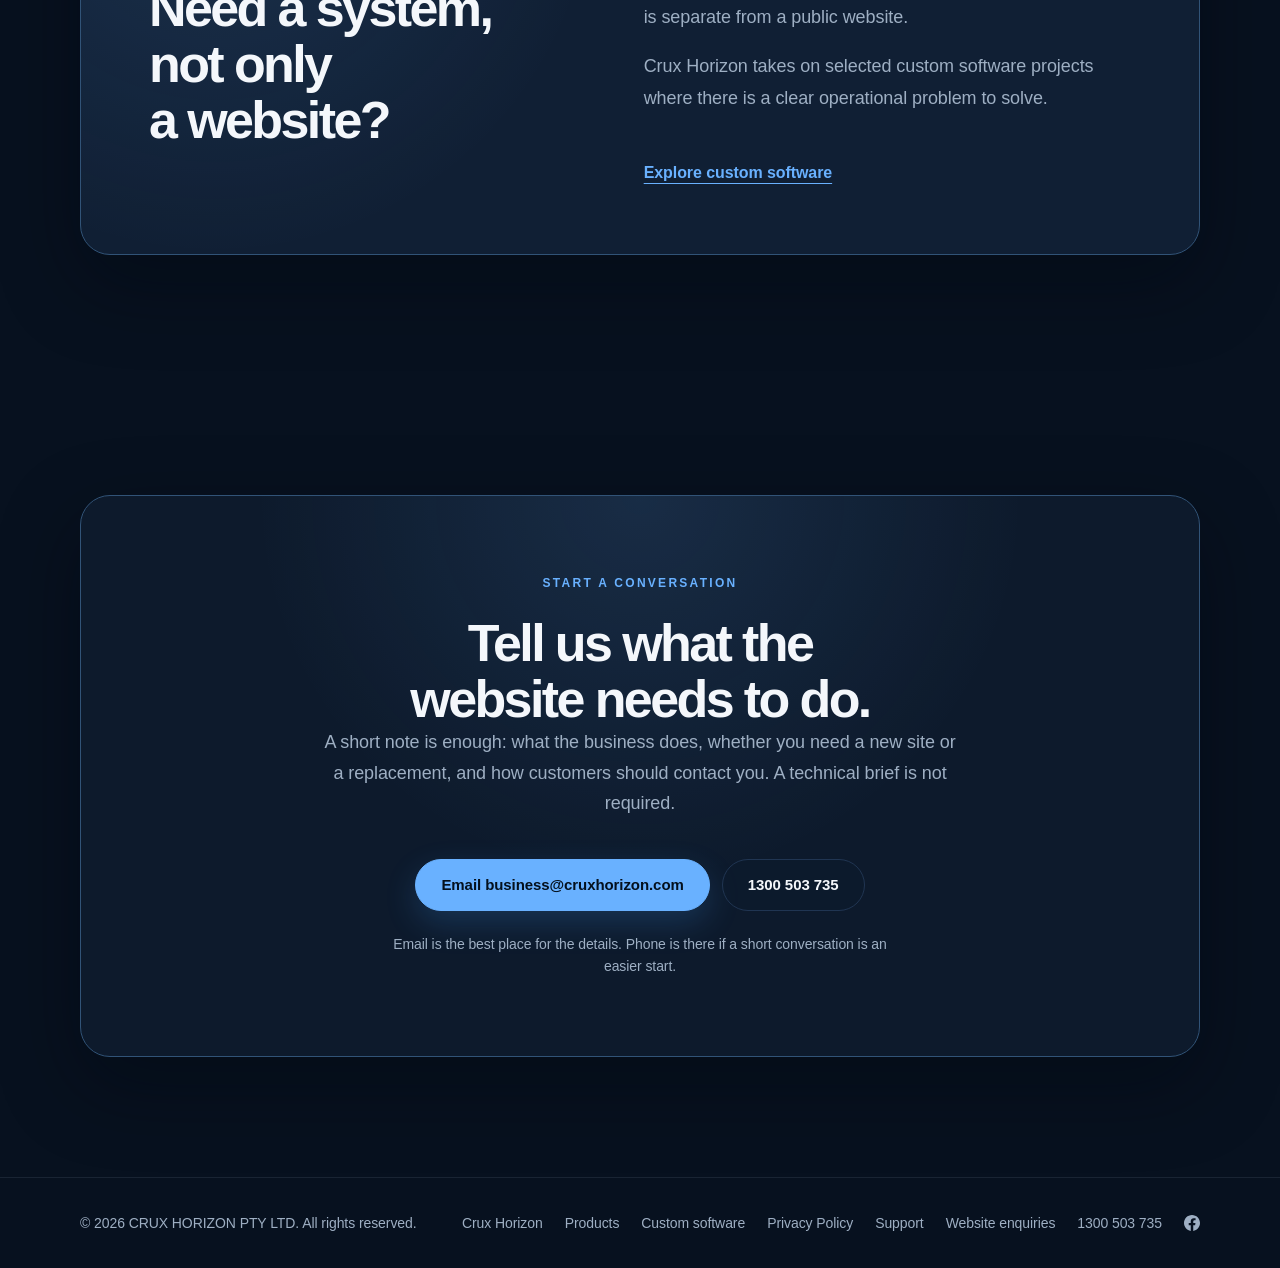
<file: websites/index.html>
<!DOCTYPE html>
<html lang="en">
<head>
  <meta charset="UTF-8">
  <meta name="viewport" content="width=device-width, initial-scale=1.0">
  <meta name="description" content="Crux Horizon builds professional, mobile-friendly websites for small and regional Australian businesses, including domain setup, HTTPS, contact details, basic SEO, and hosting.">
  <link rel="canonical" href="https://cruxhorizon.com/websites/">
  <link rel="icon" href="/assets/images/brand/favicon.svg" type="image/svg+xml">
  <!-- Enable when the real file exists:
  <link rel="apple-touch-icon" href="/assets/images/brand/apple-touch-icon.png">
  -->

  <meta property="og:title" content="Websites &amp; Digital Services — Professional websites for small businesses">
  <meta property="og:description" content="Crux Horizon builds professional, mobile-friendly websites for small and regional Australian businesses, including domain setup, HTTPS, contact details, basic SEO, and hosting.">
  <meta property="og:type" content="website">
  <meta property="og:url" content="https://cruxhorizon.com/websites/">
  <!-- Enable when the real social preview exists:
  <meta property="og:image" content="https://cruxhorizon.com/assets/images/brand/social-preview.png">
  -->
  <meta property="og:site_name" content="Crux Horizon">

  <meta name="twitter:card" content="summary">
  <meta name="twitter:title" content="Websites &amp; Digital Services — Professional websites for small businesses">
  <meta name="twitter:description" content="Crux Horizon builds professional, mobile-friendly websites for small and regional Australian businesses, including domain setup, HTTPS, contact details, basic SEO, and hosting.">
  <!-- Enable with social-preview.png and change twitter:card to summary_large_image:
  <meta name="twitter:image" content="https://cruxhorizon.com/assets/images/brand/social-preview.png">
  -->

  <title>Websites &amp; Digital Services | Crux Horizon</title>
  <link rel="stylesheet" href="../assets/css/site.css">
</head>

<body class="vialvault-page websites-page">
  <a class="skip-link" href="#main-content">Skip to main content</a>

  <header class="product-header">
    <nav class="product-nav container" aria-label="Websites and Digital Services navigation">
      <a class="brand" href="../index.html">
        <img class="brand-logo" src="../assets/images/brand/logo-on-dark.svg" alt="Crux Horizon">
      </a>
      <div class="product-nav-links">
        <a href="../index.html#product">Products</a>
        <a href="/business/">Custom software</a>
        <a href="#enquire">Contact</a>
      </div>
    </nav>
  </header>

  <main id="main-content">
    <section class="product-hero" aria-labelledby="websites-hero-title">
      <div class="product-hero-layout container">
        <div class="product-hero-content">
          <p class="product-eyebrow">Websites &amp; Digital Services</p>
          <h1 id="websites-hero-title">Professional websites for small and regional businesses.</h1>
          <p class="product-positioning">
            A clear website that works on phones and computers, explains what the business does, and gives people a straightforward way to get in touch.
          </p>
          <p class="product-intro">
            Crux Horizon is an Australian software and digital business. This work covers new business websites and replacements for sites that are outdated, awkward to use, or no longer a good fit.
          </p>
          <div class="product-actions">
            <a class="product-button" href="mailto:business@cruxhorizon.com?subject=Website%20project%20enquiry">Email business@cruxhorizon.com</a>
            <a class="product-button product-button-secondary" href="tel:1300503735">1300 503 735</a>
          </div>
        </div>
      </div>
    </section>

    <section class="product-problem" id="included" aria-labelledby="included-title">
      <div class="container">
        <div class="product-section-heading websites-section-heading">
          <p class="product-eyebrow">What this covers</p>
          <h2 id="included-title">The practical parts of putting a business website online.</h2>
          <p>
            The right scope depends on the business. A typical project is a responsive site plus the technical setup required for people to find it and contact you.
          </p>
        </div>
        <div class="websites-grid">
          <article class="websites-card">
            <h3>Responsive business websites</h3>
            <p>Pages that present the business clearly: what you do, where you operate, and how to reach you. Layouts are built to work on phones as well as larger screens.</p>
          </article>
          <article class="websites-card">
            <h3>New sites and replacements</h3>
            <p>A first website, or a replacement for an older one that is difficult to update, hard to read, or no longer represents the business.</p>
          </article>
          <article class="websites-card">
            <h3>Mobile optimisation</h3>
            <p>Text, navigation, and contact actions checked on small screens so the site remains usable when someone opens it on a phone.</p>
          </article>
          <article class="websites-card">
            <h3>Domain and DNS</h3>
            <p>Help registering a domain, or connecting one you already have, and setting DNS so the name points at the website.</p>
          </article>
          <article class="websites-card">
            <h3>Deployment and HTTPS</h3>
            <p>Publishing the site and configuring SSL so visitors reach it over an encrypted HTTPS connection.</p>
          </article>
          <article class="websites-card">
            <h3>Contact and click-to-call</h3>
            <p>Email, a phone number, or another contact method that suits the business. A phone number can be a tap-to-call link on mobile.</p>
          </article>
          <article class="websites-card">
            <h3>Basic on-page SEO</h3>
            <p>Page titles, descriptions, headings, and indexing setup such as a sitemap, so search engines can find the site. This is setup of the site itself, not an advertising programme.</p>
          </article>
          <article class="websites-card">
            <h3>Hosting and maintenance</h3>
            <p>Ongoing hosting and routine care when you want the site looked after after launch. You can also take the site on yourself if that is the better fit.</p>
          </article>
        </div>
      </div>
    </section>

    <section class="approach-section" id="how-a-site-is-delivered" aria-labelledby="delivery-title">
      <div class="container">
        <div class="product-section-heading">
          <p class="product-eyebrow">How a website project runs</p>
          <h2 id="delivery-title">Start with what the site needs to do.</h2>
        </div>
        <ol class="websites-steps">
          <li>
            <span>01</span>
            <div>
              <strong>Understand the business</strong>
              <p>What you do, who needs to find you, and what should happen when someone gets in touch.</p>
            </div>
          </li>
          <li>
            <span>02</span>
            <div>
              <strong>Agree the scope</strong>
              <p>Which pages are needed, whether this is a new site or a replacement, and what you can provide for the content.</p>
            </div>
          </li>
          <li>
            <span>03</span>
            <div>
              <strong>Build and publish</strong>
              <p>Responsive pages, contact details, the domain connection, and HTTPS so the site can go online.</p>
            </div>
          </li>
          <li>
            <span>04</span>
            <div>
              <strong>Hand over</strong>
              <p>You leave with a working site. Hosting and maintenance can continue with Crux Horizon when you want that.</p>
            </div>
          </li>
        </ol>
      </div>
    </section>

    <section class="product-privacy" id="custom-software" aria-labelledby="custom-software-title">
      <div class="product-privacy-panel container">
        <div>
          <p class="product-eyebrow">Custom software</p>
          <h2 id="custom-software-title">Need a system, not only a website?</h2>
        </div>
        <div class="product-prose">
          <p>
            Some businesses need software for how the work is done: internal tools, workflows, or a first version of a product. That is separate from a public website.
          </p>
          <p>
            Crux Horizon takes on selected custom software projects where there is a clear operational problem to solve.
          </p>
          <a class="product-text-link" href="/business/">Explore custom software</a>
        </div>
      </div>
    </section>

    <section class="product-closing" id="enquire" aria-labelledby="enquire-title">
      <div class="product-closing-panel container">
        <p class="product-eyebrow">Start a conversation</p>
        <h2 id="enquire-title">Tell us what the website needs to do.</h2>
        <p class="websites-enquire-copy">
          A short note is enough: what the business does, whether you need a new site or a replacement, and how customers should contact you. A technical brief is not required.
        </p>
        <div class="product-actions">
          <a class="product-button" href="mailto:business@cruxhorizon.com?subject=Website%20project%20enquiry">Email business@cruxhorizon.com</a>
          <a class="product-button product-button-secondary" href="tel:1300503735">1300 503 735</a>
        </div>
        <p class="websites-enquire-note">
          Email is the best place for the details. Phone is there if a short conversation is an easier start.
        </p>
      </div>
    </section>
  </main>

  <footer class="product-footer">
    <div class="product-footer-inner container">
      <p>&copy; 2026 CRUX HORIZON PTY LTD. All rights reserved.</p>
      <nav aria-label="Footer navigation">
        <a href="../index.html">Crux Horizon</a>
        <a href="../index.html#product">Products</a>
        <a href="/business/">Custom software</a>
        <a href="/privacy">Privacy Policy</a>
        <a href="/support">Support</a>
        <a href="mailto:business@cruxhorizon.com?subject=Website%20project%20enquiry">Website enquiries</a>
        <a href="tel:1300503735">1300 503 735</a>
        <a class="footer-facebook" href="https://www.facebook.com/CruxHorizon/" target="_blank" rel="noopener noreferrer" aria-label="Crux Horizon on Facebook">
          <svg xmlns="http://www.w3.org/2000/svg" viewBox="0 0 24 24" aria-hidden="true" focusable="false"><path fill="currentColor" d="M24 12.073c0-6.627-5.373-12-12-12s-12 5.373-12 12c0 5.99 4.388 10.954 10.125 11.854v-8.385H7.078v-3.47h3.047V9.43c0-3.007 1.792-4.669 4.533-4.669 1.312 0 2.686.235 2.686.235v2.953H15.83c-1.491 0-1.956.925-1.956 1.874v2.25h3.328l-.532 3.47h-2.796v8.385C19.612 23.027 24 18.062 24 12.073z"/></svg>
        </a>
      </nav>
    </div>
  </footer>
</body>
</html>
</file>
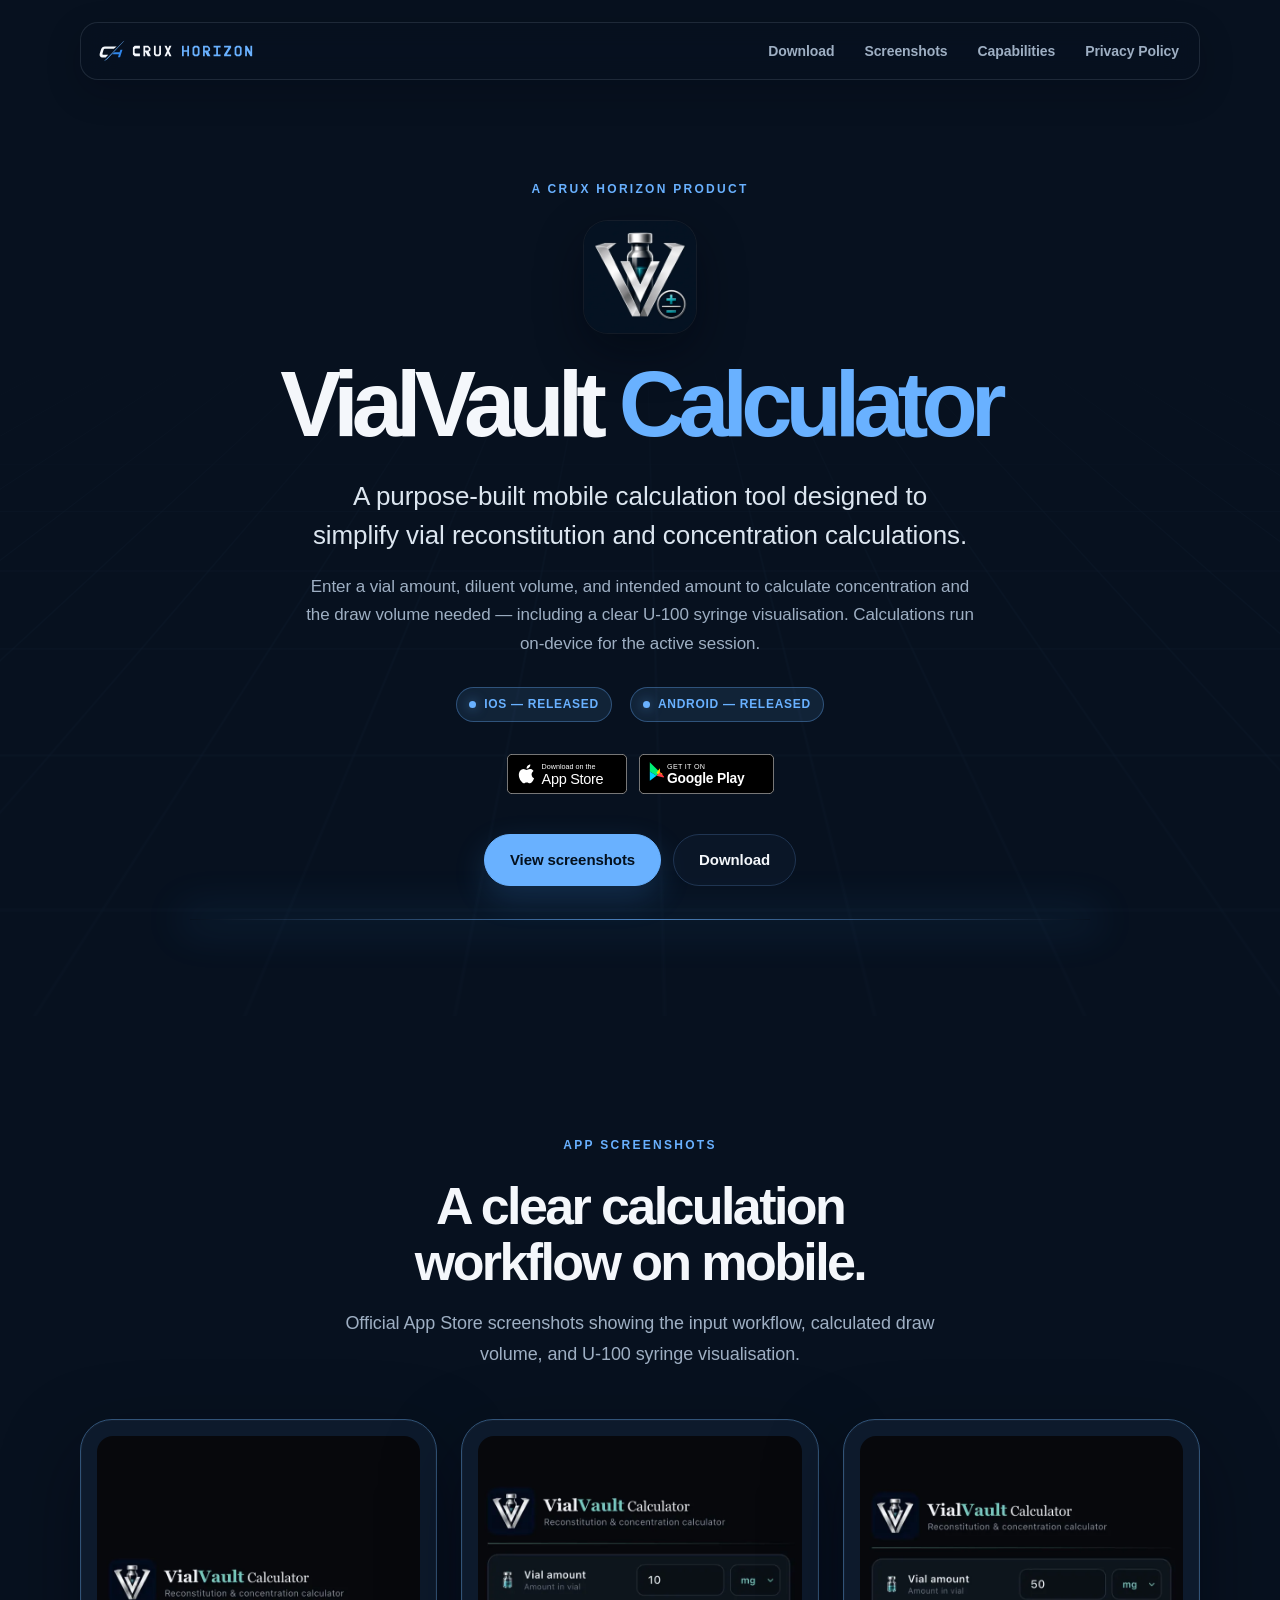
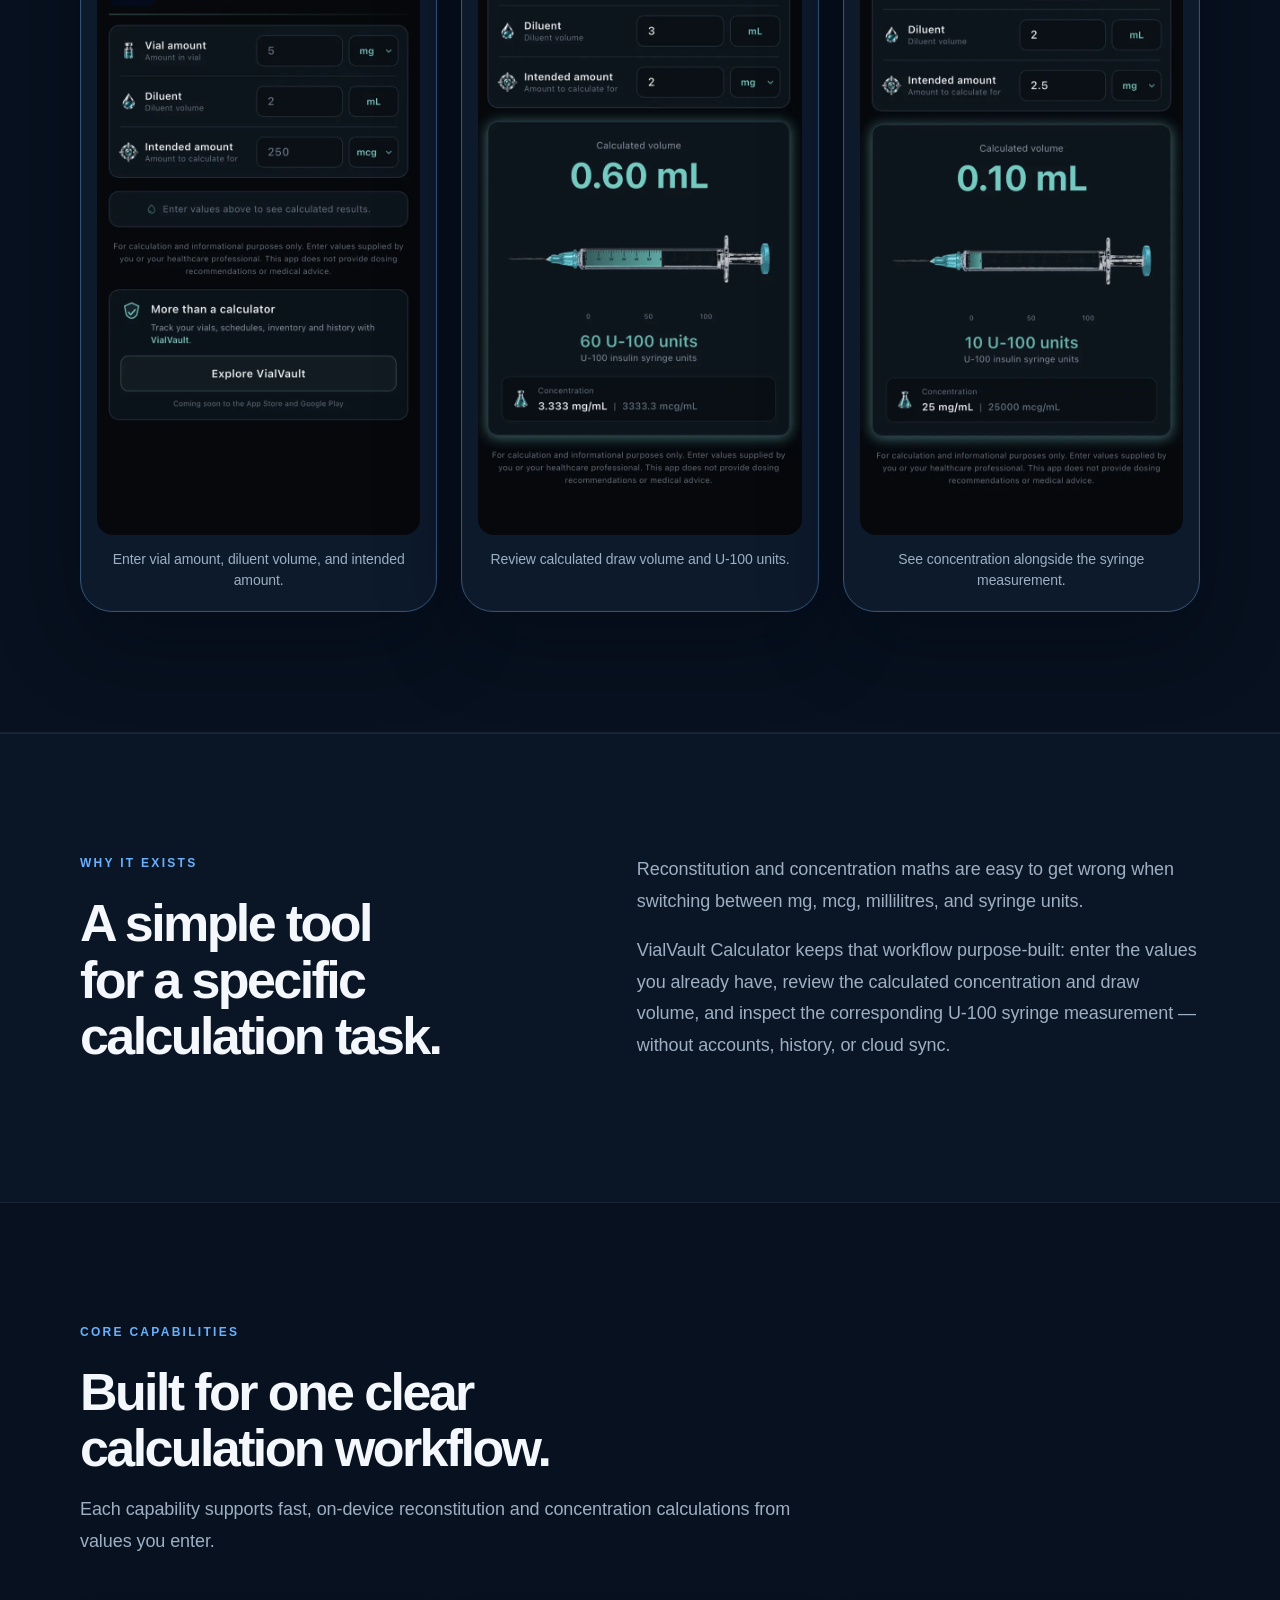
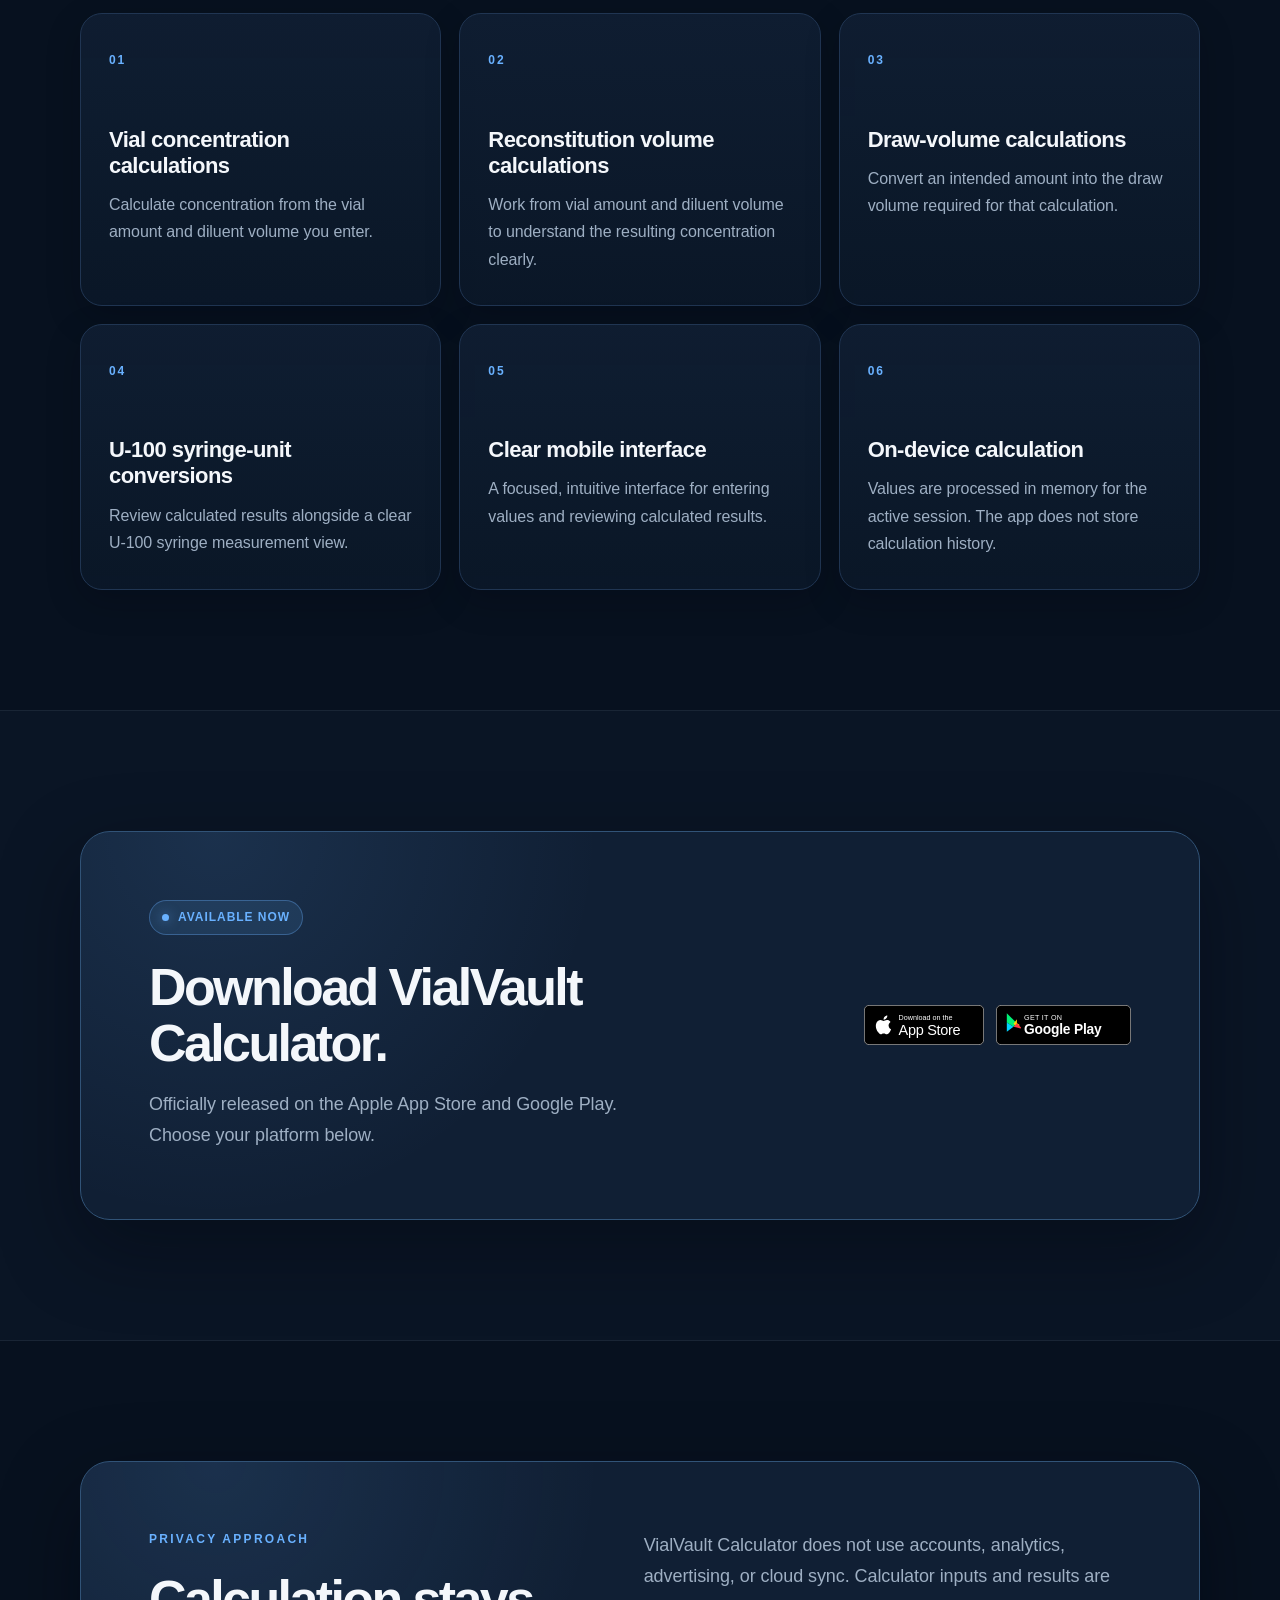
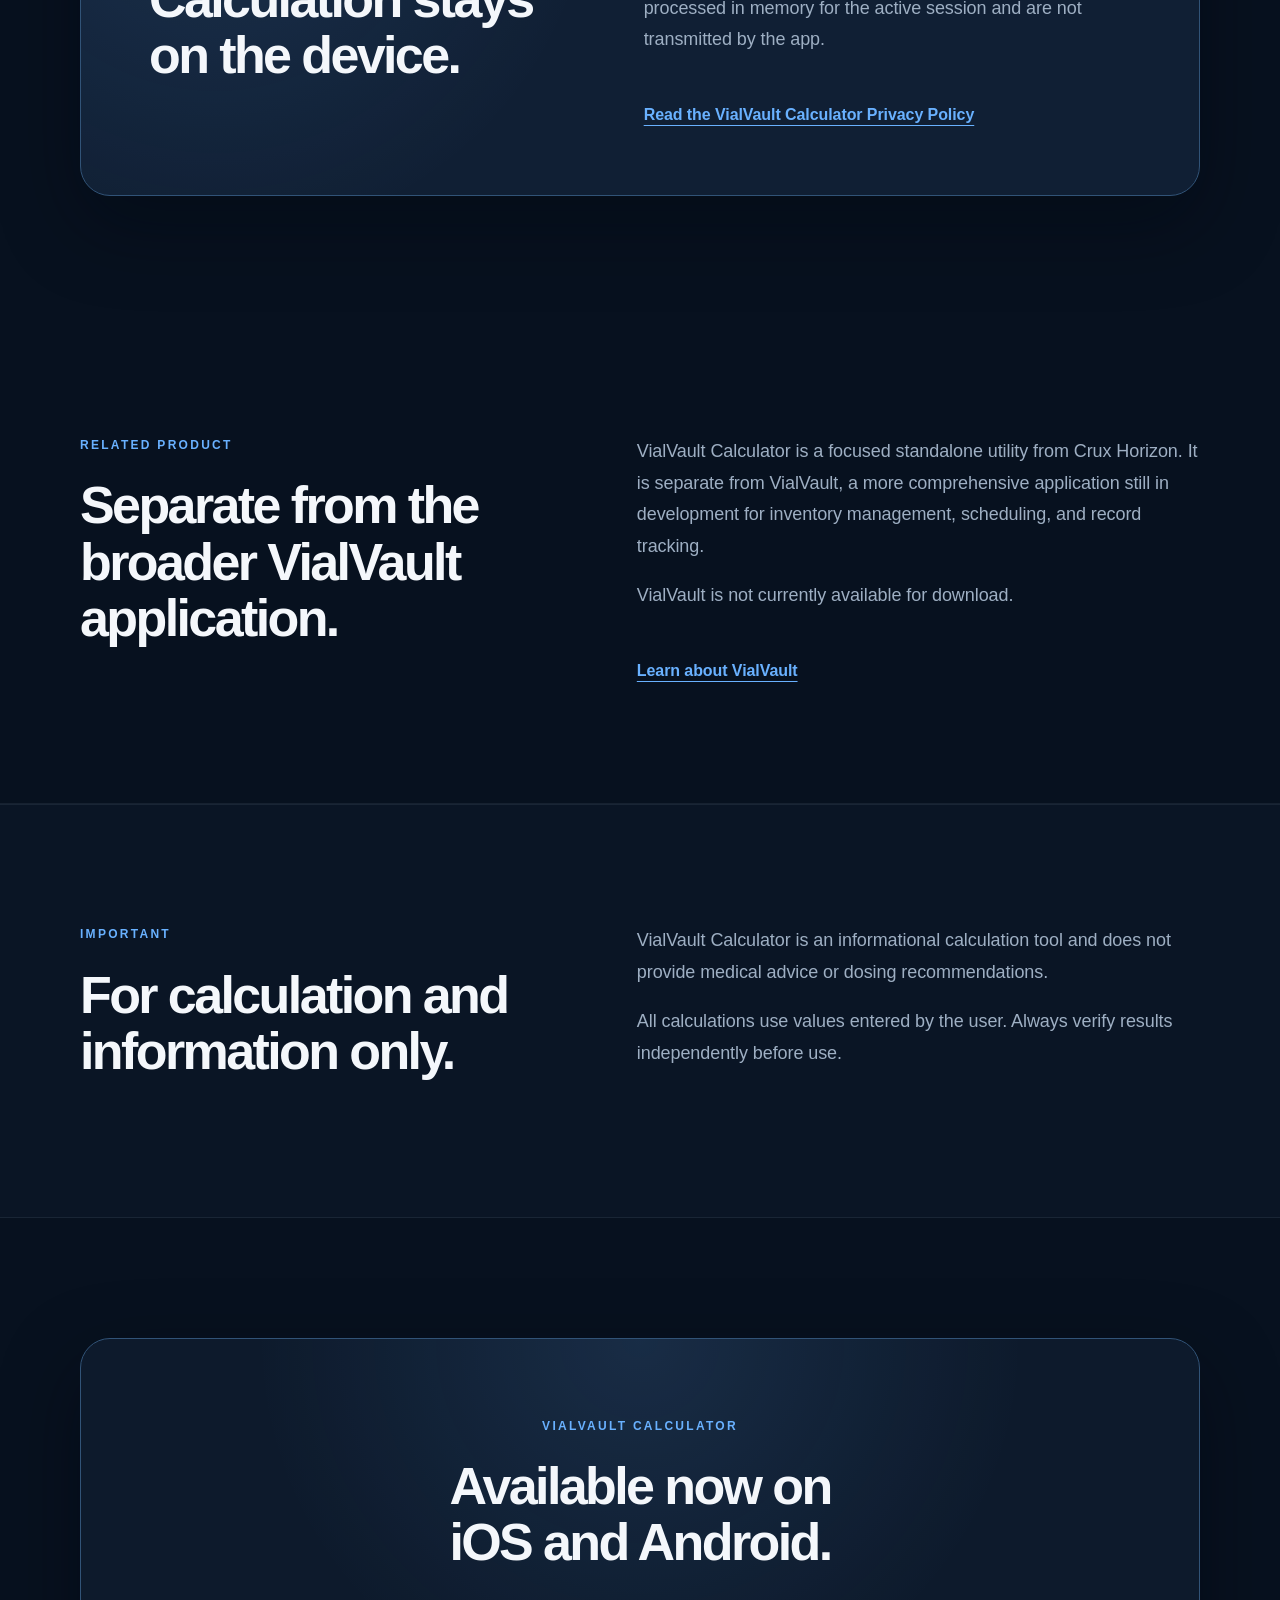
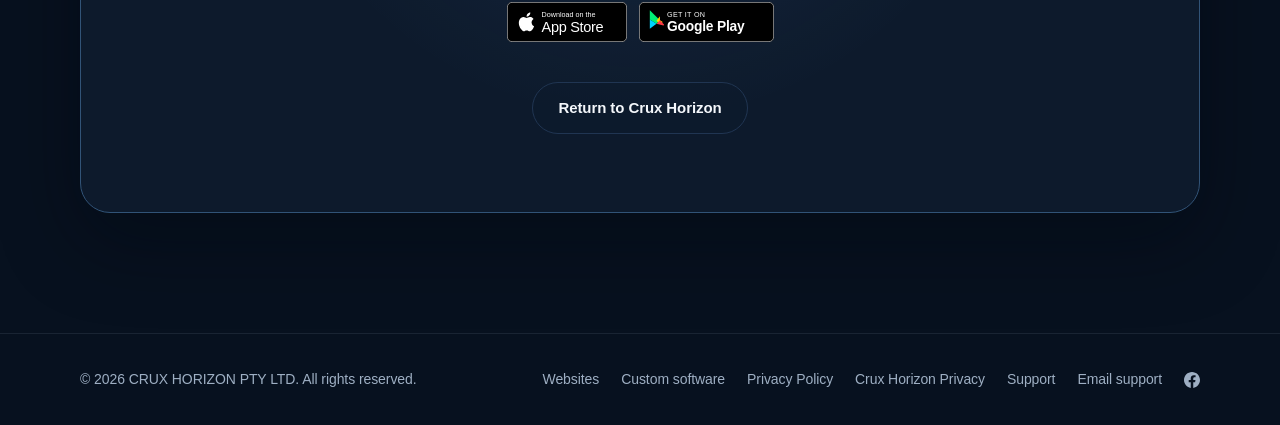
<file: products/vialvault-calculator/index.html>
<!DOCTYPE html>
<html lang="en">
<head>
  <meta charset="UTF-8">
  <meta name="viewport" content="width=device-width, initial-scale=1.0">
  <meta name="description" content="VialVault Calculator is a purpose-built mobile tool for vial reconstitution, concentration, draw-volume, and U-100 syringe-unit calculations. Available on the App Store and Google Play.">
  <link rel="canonical" href="https://cruxhorizon.com/products/vialvault-calculator/">
  <link rel="icon" href="/assets/images/brand/favicon.svg" type="image/svg+xml">
  <!-- Enable when the real file exists:
  <link rel="apple-touch-icon" href="/assets/images/brand/apple-touch-icon.png">
  -->

  <meta property="og:title" content="VialVault Calculator — Available on iOS and Android">
  <meta property="og:description" content="A purpose-built mobile calculation tool for vial reconstitution, concentration, draw volume, and U-100 syringe-unit conversions. Available now on the App Store and Google Play.">
  <meta property="og:type" content="website">
  <meta property="og:url" content="https://cruxhorizon.com/products/vialvault-calculator/">
  <meta property="og:image" content="https://cruxhorizon.com/assets/images/products/vialvault-calculator/app-icon.png">
  <meta property="og:image:width" content="512">
  <meta property="og:image:height" content="512">
  <meta property="og:site_name" content="Crux Horizon">

  <meta name="twitter:card" content="summary">
  <meta name="twitter:title" content="VialVault Calculator — Available on iOS and Android">
  <meta name="twitter:description" content="A purpose-built mobile calculation tool for vial reconstitution, concentration, draw volume, and U-100 syringe-unit conversions. Available now on the App Store and Google Play.">
  <meta name="twitter:image" content="https://cruxhorizon.com/assets/images/products/vialvault-calculator/app-icon.png">

  <title>VialVault Calculator — iOS &amp; Android | Crux Horizon</title>
  <link rel="stylesheet" href="../../assets/css/site.css">
</head>

<body class="vialvault-page vialvault-calculator-page">
  <a class="skip-link" href="#main-content">Skip to main content</a>

  <header class="product-header">
    <nav class="product-nav container" aria-label="Product navigation">
      <a class="brand" href="../../">
        <img class="brand-logo" src="../../assets/images/brand/logo-on-dark.svg" alt="Crux Horizon">
      </a>
      <div class="product-nav-links">
        <a href="#download">Download</a>
        <a href="#screenshots">Screenshots</a>
        <a href="#capabilities">Capabilities</a>
        <a href="privacy.html">Privacy Policy</a>
      </div>
    </nav>
  </header>

  <main id="main-content">
    <section class="product-hero" aria-labelledby="product-title">
      <div class="product-hero-layout container">
        <div class="product-hero-content">
          <p class="product-eyebrow">A Crux Horizon product</p>
          <div class="product-app-icon">
            <picture>
              <source srcset="../../assets/images/products/vialvault-calculator/app-icon.webp" type="image/webp">
              <img
                src="../../assets/images/products/vialvault-calculator/app-icon.png"
                width="512"
                height="512"
                alt="Official VialVault Calculator app icon with a metallic V, vial, and calculator symbol"
                fetchpriority="high"
                decoding="async">
            </picture>
          </div>
          <h1 id="product-title">VialVault <span>Calculator</span></h1>
          <p class="product-positioning">
            A purpose-built mobile calculation tool designed to simplify vial reconstitution and concentration calculations.
          </p>
          <p class="product-intro">
            Enter a vial amount, diluent volume, and intended amount to calculate concentration and the draw volume needed — including a clear U-100 syringe visualisation. Calculations run on-device for the active session.
          </p>
          <p class="product-availability" aria-label="Platform availability">
            <span>iOS — Released</span>
            <span>Android — Released</span>
          </p>
          <div class="store-badges store-badges--hero" aria-label="Download VialVault Calculator">
            <a class="store-badge" href="https://apps.apple.com/au/app/id6803508388" target="_blank" rel="noopener noreferrer">
              <img src="../../assets/images/brand/badges/app-store-badge.svg" width="120" height="40" alt="Download on the App Store">
            </a>
            <a class="store-badge" href="https://play.google.com/store/apps/details?id=com.cruxhorizon.vialvaultcalculator" target="_blank" rel="noopener noreferrer">
              <img src="../../assets/images/brand/badges/google-play-badge.svg" width="135" height="40" alt="Get it on Google Play">
            </a>
          </div>
          <div class="product-actions">
            <a class="product-button" href="#screenshots">View screenshots</a>
            <a class="product-button product-button-secondary" href="#download">Download</a>
          </div>
        </div>
        <figure class="product-showcase asset-frame asset-frame--device" data-visual-slot="hero" data-asset-state="empty" aria-hidden="true" hidden>
          <!-- Reserved for a future landscape hero export if needed. -->
        </figure>
      </div>
    </section>

    <section class="product-screenshots" id="screenshots" aria-labelledby="screenshots-title">
      <div class="container">
        <div class="product-section-heading product-screenshots-heading">
          <p class="product-eyebrow">App screenshots</p>
          <h2 id="screenshots-title">A clear calculation workflow on mobile.</h2>
          <p>Official App Store screenshots showing the input workflow, calculated draw volume, and U-100 syringe visualisation.</p>
        </div>
        <ul class="screenshot-gallery">
          <li>
            <figure class="screenshot-card asset-frame asset-frame--device">
              <picture>
                <source srcset="../../assets/images/products/vialvault-calculator/screenshot-inputs.webp" type="image/webp">
                <img
                  class="asset-frame__media"
                  src="../../assets/images/products/vialvault-calculator/screenshot-inputs.png"
                  width="720"
                  height="1557"
                  alt="VialVault Calculator input screen with vial amount, diluent volume, and intended amount fields before results are calculated"
                  loading="lazy"
                  decoding="async">
              </picture>
              <figcaption>Enter vial amount, diluent volume, and intended amount.</figcaption>
            </figure>
          </li>
          <li>
            <figure class="screenshot-card asset-frame asset-frame--device">
              <picture>
                <source srcset="../../assets/images/products/vialvault-calculator/screenshot-results.webp" type="image/webp">
                <img
                  class="asset-frame__media"
                  src="../../assets/images/products/vialvault-calculator/screenshot-results.png"
                  width="720"
                  height="1557"
                  alt="VialVault Calculator results screen showing a calculated draw volume of 0.60 mL, U-100 syringe units, and a filled syringe visualisation"
                  loading="lazy"
                  decoding="async">
              </picture>
              <figcaption>Review calculated draw volume and U-100 units.</figcaption>
            </figure>
          </li>
          <li>
            <figure class="screenshot-card asset-frame asset-frame--device">
              <picture>
                <source srcset="../../assets/images/products/vialvault-calculator/screenshot-concentration.webp" type="image/webp">
                <img
                  class="asset-frame__media"
                  src="../../assets/images/products/vialvault-calculator/screenshot-concentration.png"
                  width="720"
                  height="1557"
                  alt="VialVault Calculator results screen showing concentration in mg/mL and mcg/mL beside a U-100 syringe visualisation for 0.10 mL"
                  loading="lazy"
                  decoding="async">
              </picture>
              <figcaption>See concentration alongside the syringe measurement.</figcaption>
            </figure>
          </li>
        </ul>
      </div>
    </section>

    <section class="product-problem" aria-labelledby="problem-title">
      <div class="product-split container">
        <div class="product-section-heading">
          <p class="product-eyebrow">Why it exists</p>
          <h2 id="problem-title">A simple tool for a specific calculation task.</h2>
        </div>
        <div class="product-prose">
          <p>
            Reconstitution and concentration maths are easy to get wrong when switching between mg, mcg, millilitres, and syringe units.
          </p>
          <p>
            VialVault Calculator keeps that workflow purpose-built: enter the values you already have, review the calculated concentration and draw volume, and inspect the corresponding U-100 syringe measurement — without accounts, history, or cloud sync.
          </p>
        </div>
      </div>
    </section>

    <section class="product-capabilities" id="capabilities" aria-labelledby="capabilities-title">
      <div class="container">
        <div class="product-section-heading">
          <p class="product-eyebrow">Core capabilities</p>
          <h2 id="capabilities-title">Built for one clear calculation workflow.</h2>
          <p>Each capability supports fast, on-device reconstitution and concentration calculations from values you enter.</p>
        </div>
        <div class="capability-grid">
          <article class="capability-card capability-card--visual-ready">
            <div class="capability-card-content">
              <span>01</span>
              <h3>Vial concentration calculations</h3>
              <p>Calculate concentration from the vial amount and diluent volume you enter.</p>
            </div>
            <figure class="capability-visual asset-frame" data-visual-slot="reconstitution" data-asset-state="empty" aria-hidden="true" hidden>
              <!-- Future image: describe the visible reconstitution calculation interface. -->
            </figure>
          </article>
          <article class="capability-card capability-card--visual-ready">
            <div class="capability-card-content">
              <span>02</span>
              <h3>Reconstitution volume calculations</h3>
              <p>Work from vial amount and diluent volume to understand the resulting concentration clearly.</p>
            </div>
            <figure class="capability-visual asset-frame" data-visual-slot="draw-volume" data-asset-state="empty" aria-hidden="true" hidden>
              <!-- Future image: describe the visible draw volume result interface. -->
            </figure>
          </article>
          <article class="capability-card capability-card--visual-ready">
            <div class="capability-card-content">
              <span>03</span>
              <h3>Draw-volume calculations</h3>
              <p>Convert an intended amount into the draw volume required for that calculation.</p>
            </div>
            <figure class="capability-visual asset-frame" data-visual-slot="syringe" data-asset-state="empty" aria-hidden="true" hidden>
              <!-- Future image: describe the visible U-100 syringe visualisation. -->
            </figure>
          </article>
          <article class="capability-card">
            <span>04</span>
            <h3>U-100 syringe-unit conversions</h3>
            <p>Review calculated results alongside a clear U-100 syringe measurement view.</p>
          </article>
          <article class="capability-card">
            <span>05</span>
            <h3>Clear mobile interface</h3>
            <p>A focused, intuitive interface for entering values and reviewing calculated results.</p>
          </article>
          <article class="capability-card">
            <span>06</span>
            <h3>On-device calculation</h3>
            <p>Values are processed in memory for the active session. The app does not store calculation history.</p>
          </article>
        </div>
      </div>
    </section>

    <section class="product-download" id="download" aria-labelledby="download-title">
      <div class="product-download-panel container">
        <div>
          <p class="product-status product-status--live">Available now</p>
          <h2 id="download-title">Download VialVault Calculator.</h2>
          <p class="product-download-copy">
            Officially released on the Apple App Store and Google Play. Choose your platform below.
          </p>
        </div>
        <div class="store-badges store-badges--panel" aria-label="Download VialVault Calculator">
          <a class="store-badge" href="https://apps.apple.com/au/app/id6803508388" target="_blank" rel="noopener noreferrer">
            <img src="../../assets/images/brand/badges/app-store-badge.svg" width="120" height="40" alt="Download on the App Store">
          </a>
          <a class="store-badge" href="https://play.google.com/store/apps/details?id=com.cruxhorizon.vialvaultcalculator" target="_blank" rel="noopener noreferrer">
            <img src="../../assets/images/brand/badges/google-play-badge.svg" width="135" height="40" alt="Get it on Google Play">
          </a>
        </div>
      </div>
    </section>

    <section class="product-privacy" id="privacy" aria-labelledby="privacy-title">
      <div class="product-privacy-panel container">
        <div>
          <p class="product-eyebrow">Privacy approach</p>
          <h2 id="privacy-title">Calculation stays on the device.</h2>
        </div>
        <div class="product-prose">
          <p>
            VialVault Calculator does not use accounts, analytics, advertising, or cloud sync. Calculator inputs and results are processed in memory for the active session and are not transmitted by the app.
          </p>
          <a class="product-text-link" href="privacy.html">Read the VialVault Calculator Privacy Policy</a>
        </div>
      </div>
    </section>

    <section class="product-related" aria-labelledby="related-title">
      <div class="product-split container">
        <div class="product-section-heading">
          <p class="product-eyebrow">Related product</p>
          <h2 id="related-title">Separate from the broader VialVault application.</h2>
        </div>
        <div class="product-prose">
          <p>
            VialVault Calculator is a focused standalone utility from Crux Horizon. It is separate from VialVault, a more comprehensive application still in development for inventory management, scheduling, and record tracking.
          </p>
          <p>
            VialVault is not currently available for download.
          </p>
          <a class="product-text-link" href="../vialvault/">Learn about VialVault</a>
        </div>
      </div>
    </section>

    <section class="product-disclaimer" aria-labelledby="disclaimer-title">
      <div class="product-split container">
        <div class="product-section-heading">
          <p class="product-eyebrow">Important</p>
          <h2 id="disclaimer-title">For calculation and information only.</h2>
        </div>
        <div class="product-prose">
          <p>
            VialVault Calculator is an informational calculation tool and does not provide medical advice or dosing recommendations.
          </p>
          <p>
            All calculations use values entered by the user. Always verify results independently before use.
          </p>
        </div>
      </div>
    </section>

    <section class="product-closing" aria-labelledby="closing-title">
      <div class="product-closing-panel container">
        <p class="product-eyebrow">VialVault Calculator</p>
        <h2 id="closing-title">Available now on iOS and Android.</h2>
        <div class="store-badges store-badges--hero" aria-label="Download VialVault Calculator">
          <a class="store-badge" href="https://apps.apple.com/au/app/id6803508388" target="_blank" rel="noopener noreferrer">
            <img src="../../assets/images/brand/badges/app-store-badge.svg" width="120" height="40" alt="Download on the App Store">
          </a>
          <a class="store-badge" href="https://play.google.com/store/apps/details?id=com.cruxhorizon.vialvaultcalculator" target="_blank" rel="noopener noreferrer">
            <img src="../../assets/images/brand/badges/google-play-badge.svg" width="135" height="40" alt="Get it on Google Play">
          </a>
        </div>
        <div class="product-actions">
          <a class="product-button product-button-secondary" href="../../">Return to Crux Horizon</a>
        </div>
      </div>
    </section>
  </main>

  <footer class="product-footer">
    <div class="product-footer-inner container">
      <p>&copy; 2026 CRUX HORIZON PTY LTD. All rights reserved.</p>
      <nav aria-label="Footer navigation">
        <a href="../../websites/">Websites</a>
        <a href="../../business/">Custom software</a>
        <a href="privacy.html">Privacy Policy</a>
        <a href="/privacy">Crux Horizon Privacy</a>
        <a href="/support">Support</a>
        <a href="mailto:support@cruxhorizon.com">Email support</a>
        <a class="footer-facebook" href="https://www.facebook.com/CruxHorizon/" target="_blank" rel="noopener noreferrer" aria-label="Crux Horizon on Facebook">
          <svg xmlns="http://www.w3.org/2000/svg" viewBox="0 0 24 24" aria-hidden="true" focusable="false"><path fill="currentColor" d="M24 12.073c0-6.627-5.373-12-12-12s-12 5.373-12 12c0 5.99 4.388 10.954 10.125 11.854v-8.385H7.078v-3.47h3.047V9.43c0-3.007 1.792-4.669 4.533-4.669 1.312 0 2.686.235 2.686.235v2.953H15.83c-1.491 0-1.956.925-1.956 1.874v2.25h3.328l-.532 3.47h-2.796v8.385C19.612 23.027 24 18.062 24 12.073z"/></svg>
        </a>
      </nav>
    </div>
  </footer>
</body>
</html>
</file>
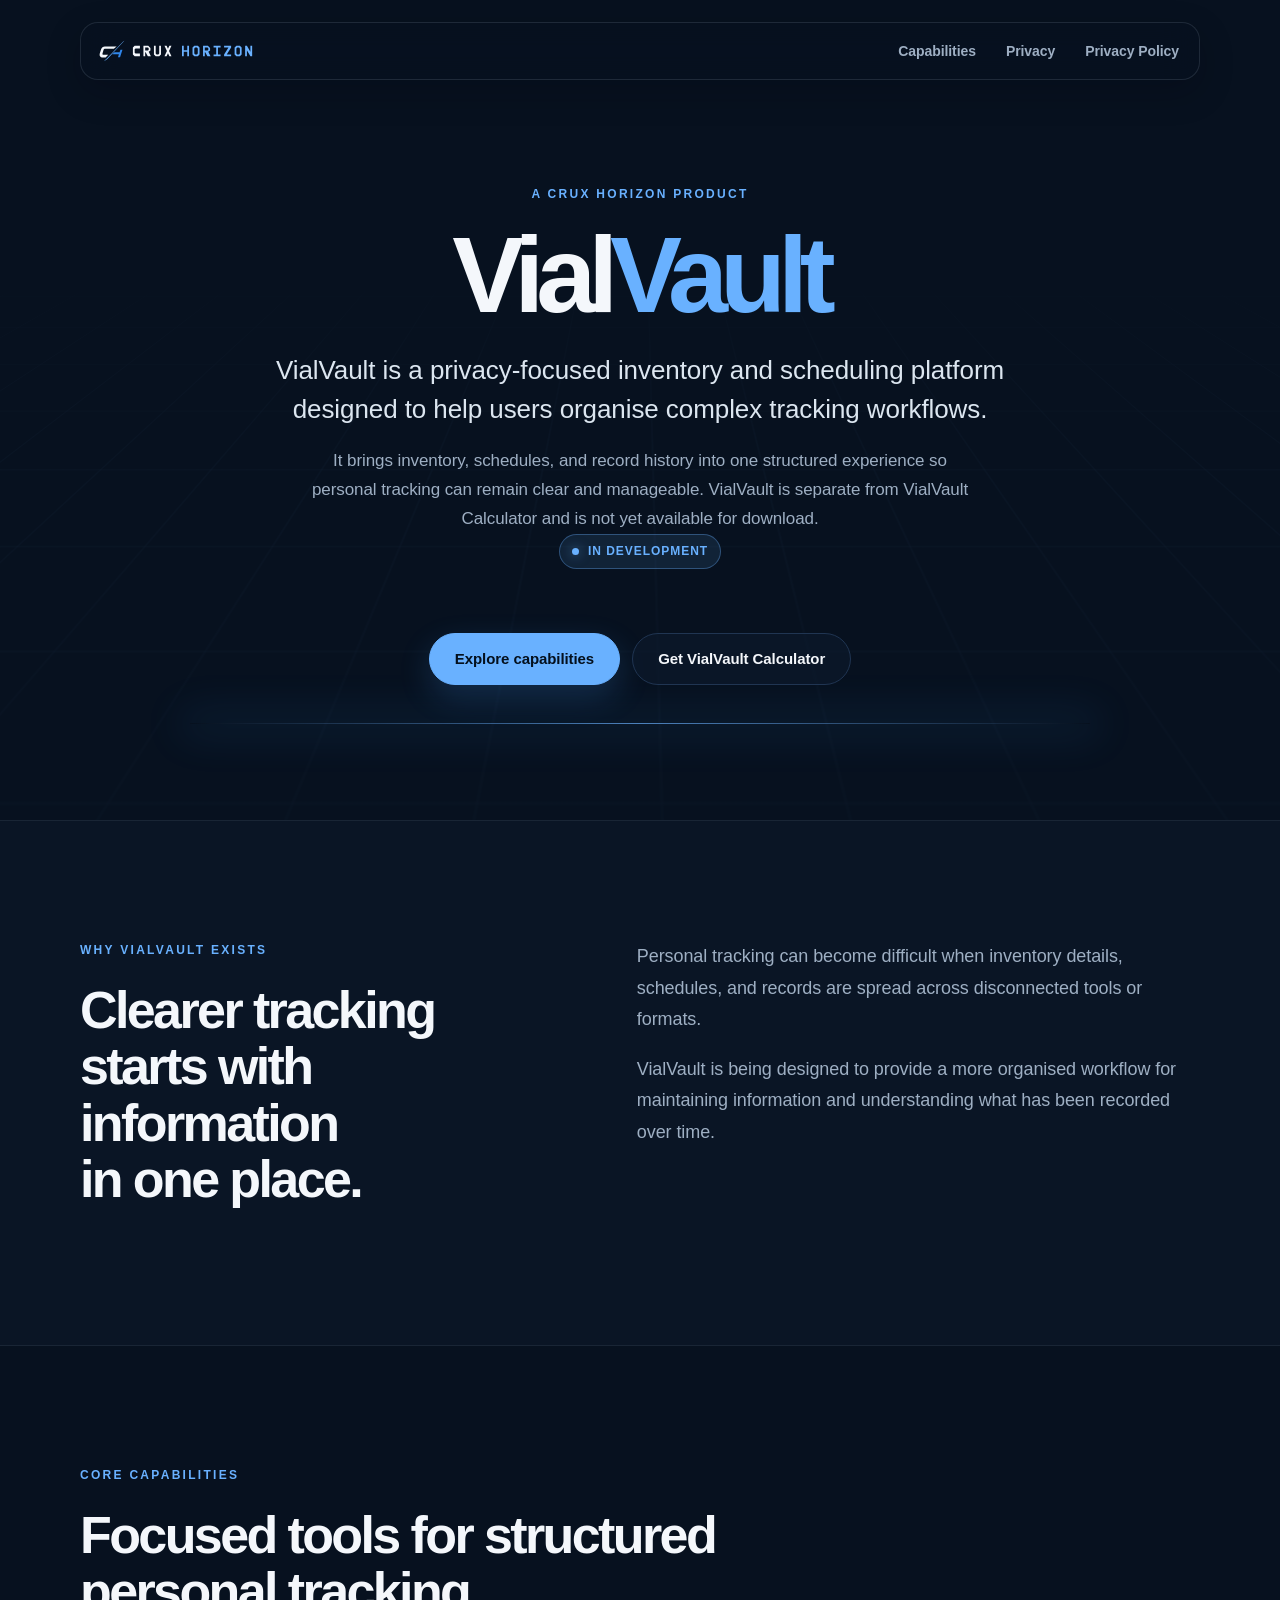
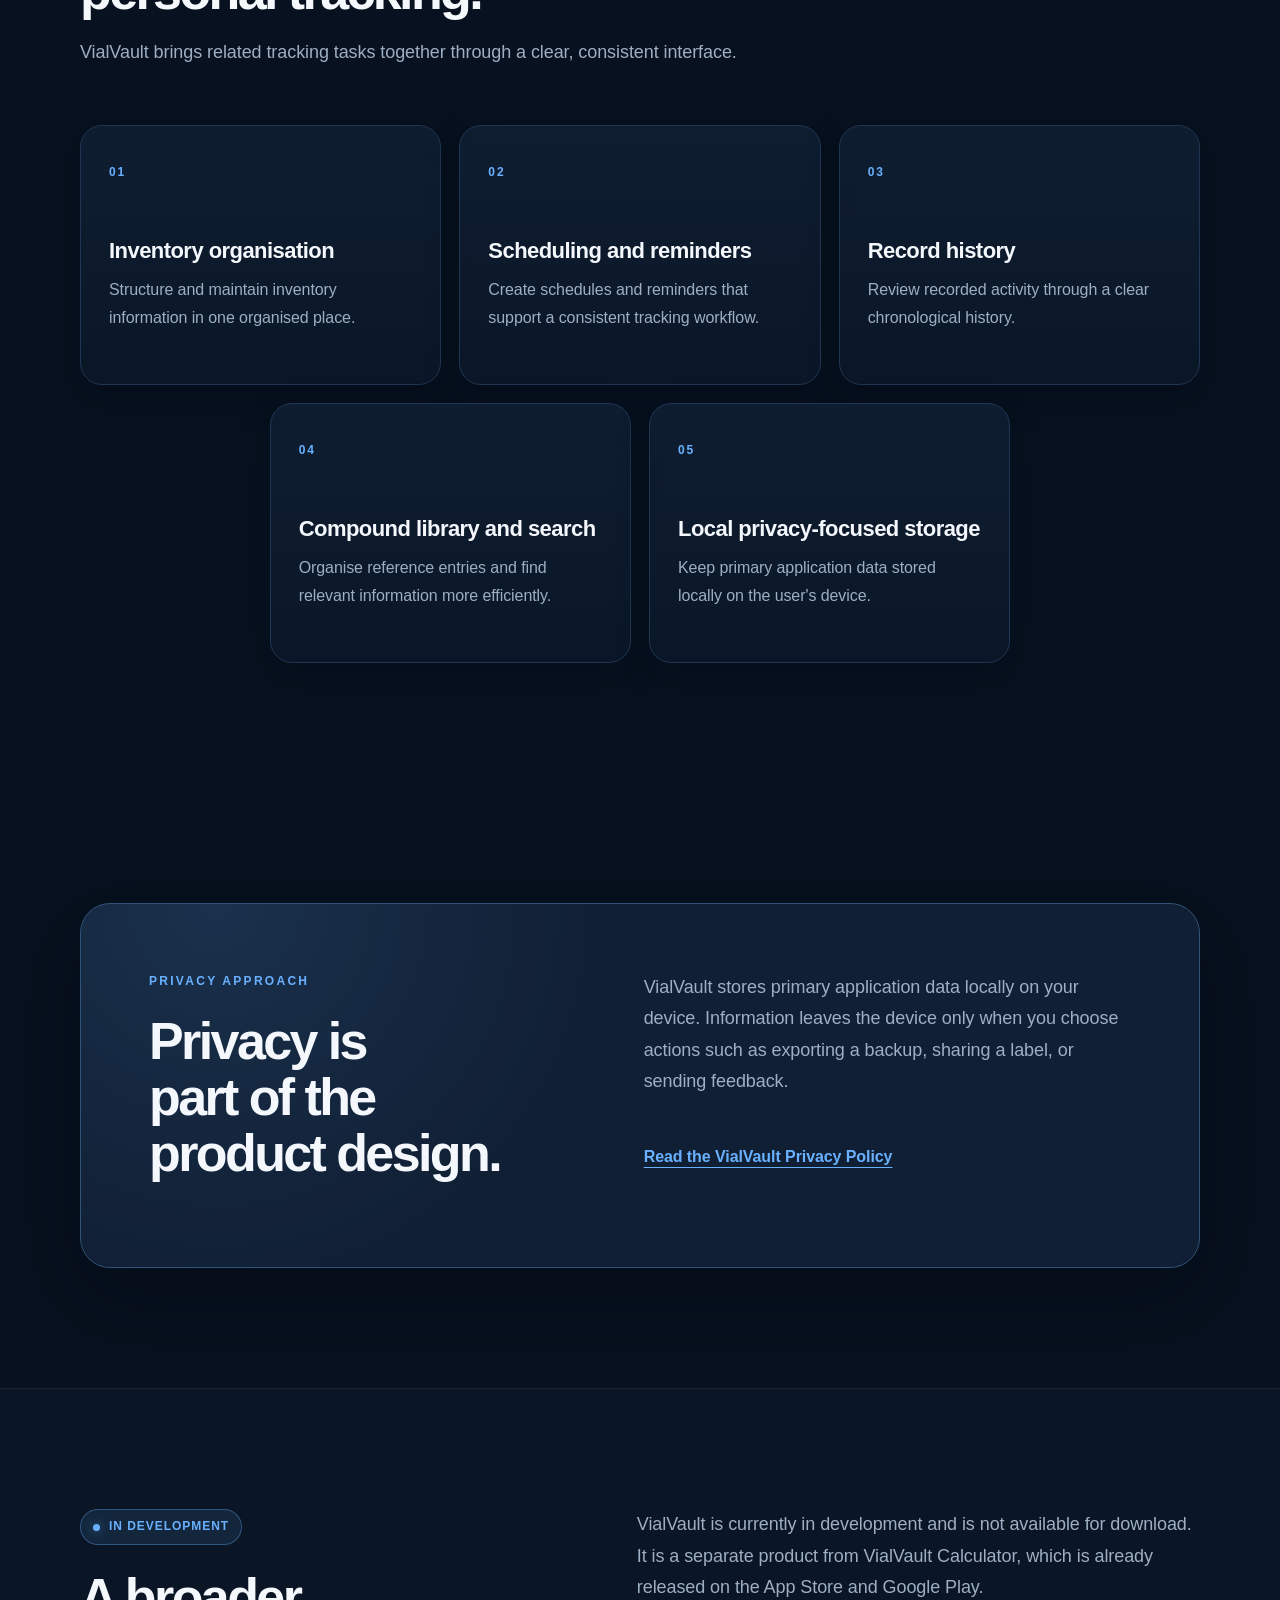
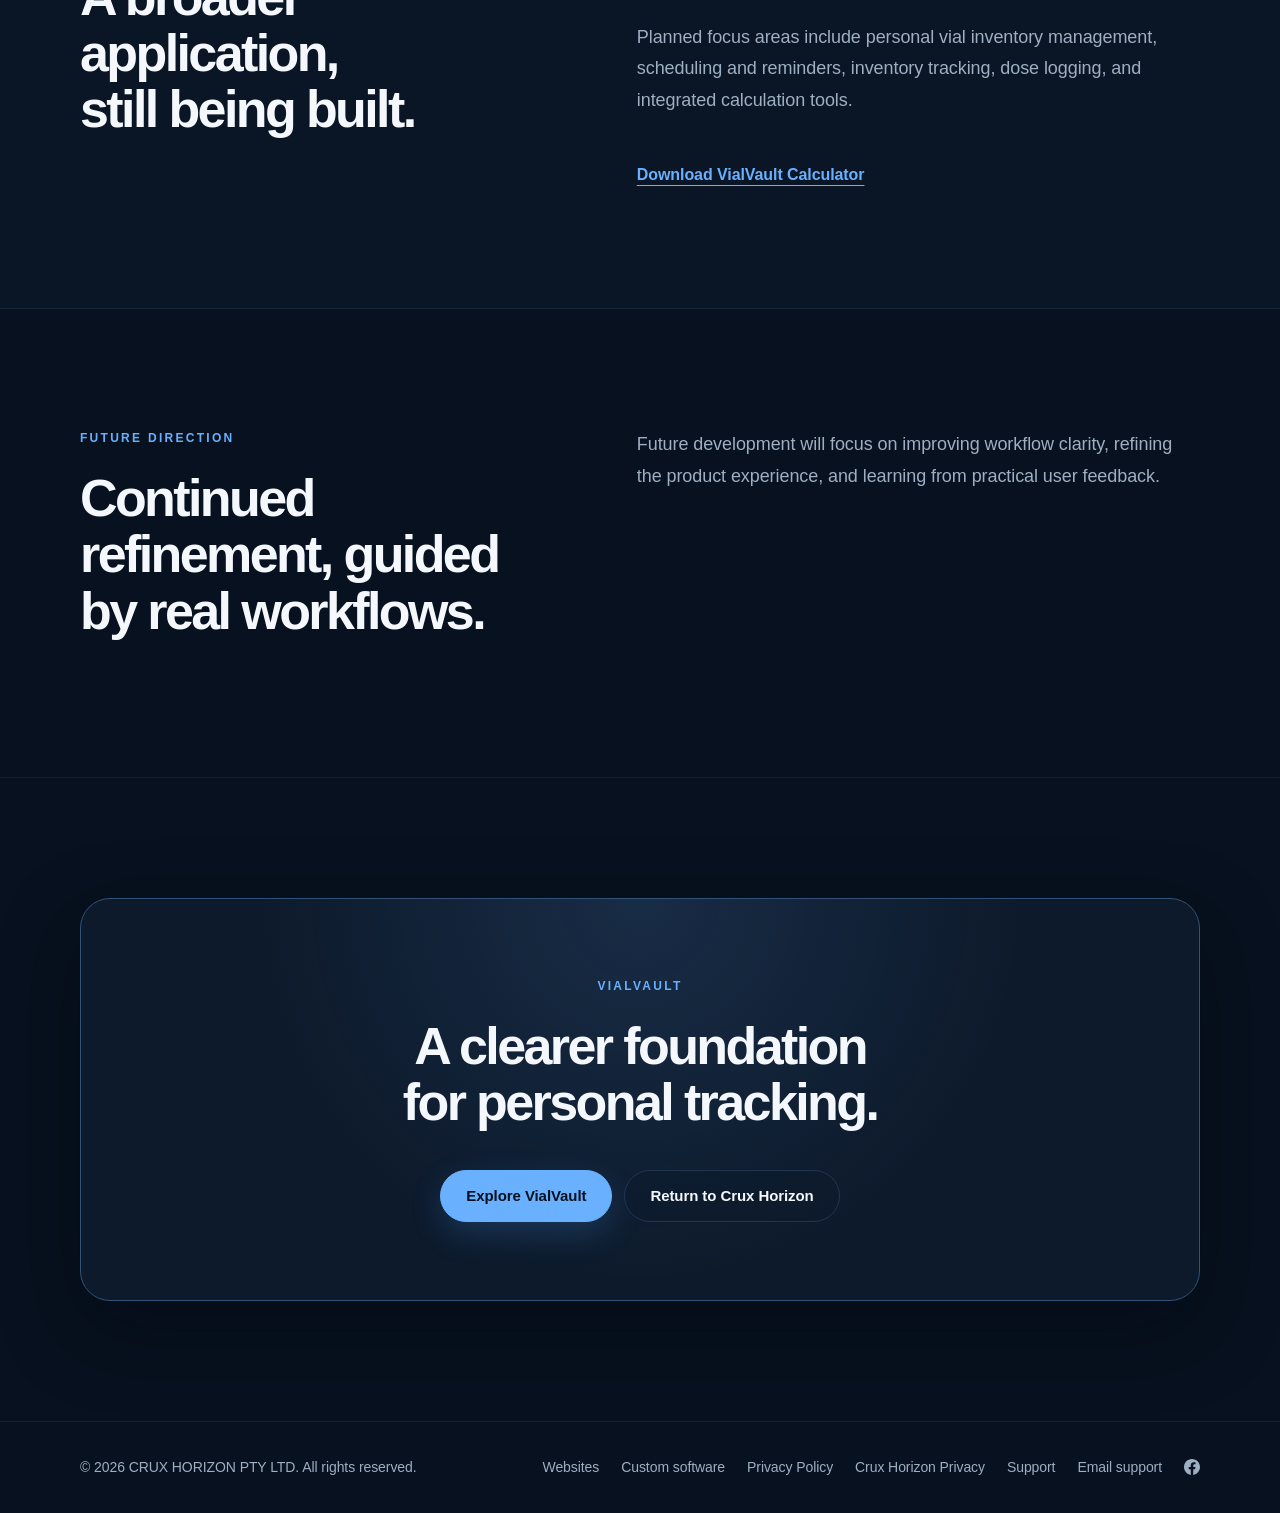
<file: products/vialvault/index.html>
<!DOCTYPE html>
<html lang="en">
<head>
  <meta charset="UTF-8">
  <meta name="viewport" content="width=device-width, initial-scale=1.0">
  <meta name="description" content="VialVault is a privacy-focused inventory and scheduling platform from Crux Horizon, currently in development and separate from the released VialVault Calculator.">
  <link rel="canonical" href="https://cruxhorizon.com/products/vialvault/">
  <link rel="icon" href="/assets/images/brand/favicon.svg" type="image/svg+xml">
  <!-- Enable when the real file exists:
  <link rel="apple-touch-icon" href="/assets/images/brand/apple-touch-icon.png">
  -->

  <meta property="og:title" content="VialVault — Inventory and scheduling platform">
  <meta property="og:description" content="A privacy-focused platform designed to help organise inventory, schedules, and records with clarity.">
  <meta property="og:type" content="website">
  <meta property="og:url" content="https://cruxhorizon.com/products/vialvault/">
  <!-- Enable when the real social preview exists:
  <meta property="og:image" content="https://cruxhorizon.com/assets/images/brand/social-preview.png">
  -->
  <meta property="og:site_name" content="Crux Horizon">

  <meta name="twitter:card" content="summary">
  <meta name="twitter:title" content="VialVault — Inventory and scheduling platform">
  <meta name="twitter:description" content="A privacy-focused platform designed to help organise inventory, schedules, and records with clarity.">
  <!-- Enable with social-preview.png and change twitter:card to summary_large_image:
  <meta name="twitter:image" content="https://cruxhorizon.com/assets/images/brand/social-preview.png">
  -->

  <title>VialVault — Inventory and Scheduling Platform | Crux Horizon</title>
  <link rel="stylesheet" href="../../assets/css/site.css">
</head>

<body class="vialvault-page">
  <a class="skip-link" href="#main-content">Skip to main content</a>

  <header class="product-header">
    <nav class="product-nav container" aria-label="Product navigation">
      <a class="brand" href="../../">
        <img class="brand-logo" src="../../assets/images/brand/logo-on-dark.svg" alt="Crux Horizon">
      </a>
      <div class="product-nav-links">
        <a href="#capabilities">Capabilities</a>
        <a href="#privacy">Privacy</a>
        <a href="privacy.html">Privacy Policy</a>
      </div>
    </nav>
  </header>

  <main id="main-content">
    <section class="product-hero" aria-labelledby="product-title">
      <div class="product-hero-layout container">
        <div class="product-hero-content">
          <p class="product-eyebrow">A Crux Horizon product</p>
          <h1 id="product-title">Vial<span>Vault</span></h1>
          <p class="product-positioning">
            VialVault is a privacy-focused inventory and scheduling platform designed to help users organise complex tracking workflows.
          </p>
          <p class="product-intro">
            It brings inventory, schedules, and record history into one structured experience so personal tracking can remain clear and manageable. VialVault is separate from VialVault Calculator and is not yet available for download.
          </p>
          <p class="product-status">In development</p>
          <div class="product-actions">
            <a class="product-button" href="#capabilities">Explore capabilities</a>
            <a class="product-button product-button-secondary" href="../vialvault-calculator/">Get VialVault Calculator</a>
          </div>
        </div>
        <figure class="product-showcase asset-frame asset-frame--device" data-visual-slot="hero" data-asset-state="empty" aria-hidden="true" hidden>
          <!-- Future image: use specific alt text describing the visible VialVault workflow. -->
        </figure>
      </div>
    </section>

    <section class="product-problem" aria-labelledby="problem-title">
      <div class="product-split container">
        <div class="product-section-heading">
          <p class="product-eyebrow">Why VialVault exists</p>
          <h2 id="problem-title">Clearer tracking starts with information in one place.</h2>
        </div>
        <div class="product-prose">
          <p>
            Personal tracking can become difficult when inventory details, schedules, and records are spread across disconnected tools or formats.
          </p>
          <p>
            VialVault is being designed to provide a more organised workflow for maintaining information and understanding what has been recorded over time.
          </p>
        </div>
      </div>
    </section>

    <section class="product-capabilities" id="capabilities" aria-labelledby="capabilities-title">
      <div class="container">
        <div class="product-section-heading">
          <p class="product-eyebrow">Core capabilities</p>
          <h2 id="capabilities-title">Focused tools for structured personal tracking.</h2>
          <p>VialVault brings related tracking tasks together through a clear, consistent interface.</p>
        </div>
        <div class="capability-grid">
          <article class="capability-card capability-card--visual-ready">
            <div class="capability-card-content">
              <span>01</span>
              <h3>Inventory organisation</h3>
              <p>Structure and maintain inventory information in one organised place.</p>
            </div>
            <figure class="capability-visual asset-frame" data-visual-slot="inventory" data-asset-state="empty" aria-hidden="true" hidden>
              <!-- Future image: describe the visible inventory organisation interface. -->
            </figure>
          </article>
          <article class="capability-card capability-card--visual-ready">
            <div class="capability-card-content">
              <span>02</span>
              <h3>Scheduling and reminders</h3>
              <p>Create schedules and reminders that support a consistent tracking workflow.</p>
            </div>
            <figure class="capability-visual asset-frame" data-visual-slot="scheduling" data-asset-state="empty" aria-hidden="true" hidden>
              <!-- Future image: describe the visible scheduling or reminders interface. -->
            </figure>
          </article>
          <article class="capability-card capability-card--visual-ready">
            <div class="capability-card-content">
              <span>03</span>
              <h3>Record history</h3>
              <p>Review recorded activity through a clear chronological history.</p>
            </div>
            <figure class="capability-visual asset-frame" data-visual-slot="record-history" data-asset-state="empty" aria-hidden="true" hidden>
              <!-- Future image: describe the visible record history or logging interface. -->
            </figure>
          </article>
          <article class="capability-card">
            <span>04</span>
            <h3>Compound library and search</h3>
            <p>Organise reference entries and find relevant information more efficiently.</p>
          </article>
          <article class="capability-card">
            <span>05</span>
            <h3>Local privacy-focused storage</h3>
            <p>Keep primary application data stored locally on the user's device.</p>
          </article>
        </div>
      </div>
    </section>

    <section class="product-privacy" id="privacy" aria-labelledby="privacy-title">
      <div class="product-privacy-panel container">
        <div>
          <p class="product-eyebrow">Privacy approach</p>
          <h2 id="privacy-title">Privacy is part of the product design.</h2>
        </div>
        <div class="product-prose">
          <p>
            VialVault stores primary application data locally on your device. Information leaves the device only when you choose actions such as exporting a backup, sharing a label, or sending feedback.
          </p>
          <a class="product-text-link" href="privacy.html">Read the VialVault Privacy Policy</a>
        </div>
      </div>
    </section>

    <section class="product-beta" aria-labelledby="beta-title">
      <div class="product-split container">
        <div class="product-section-heading">
          <p class="product-status">In development</p>
          <h2 id="beta-title">A broader application, still being built.</h2>
        </div>
        <div class="product-prose">
          <p>
            VialVault is currently in development and is not available for download. It is a separate product from VialVault Calculator, which is already released on the App Store and Google Play.
          </p>
          <p>
            Planned focus areas include personal vial inventory management, scheduling and reminders, inventory tracking, dose logging, and integrated calculation tools.
          </p>
          <a class="product-text-link" href="../vialvault-calculator/">Download VialVault Calculator</a>
        </div>
      </div>
    </section>

    <section class="product-future" aria-labelledby="future-title">
      <div class="product-split container">
        <div class="product-section-heading">
          <p class="product-eyebrow">Future direction</p>
          <h2 id="future-title">Continued refinement, guided by real workflows.</h2>
        </div>
        <div class="product-prose">
          <p>
            Future development will focus on improving workflow clarity, refining the product experience, and learning from practical user feedback.
          </p>
        </div>
      </div>
    </section>

    <section class="product-closing" aria-labelledby="closing-title">
      <div class="product-closing-panel container">
        <p class="product-eyebrow">VialVault</p>
        <h2 id="closing-title">A clearer foundation for personal tracking.</h2>
        <div class="product-actions">
          <a class="product-button" href="#capabilities">Explore VialVault</a>
          <a class="product-button product-button-secondary" href="../../">Return to Crux Horizon</a>
        </div>
      </div>
    </section>
  </main>

  <footer class="product-footer">
    <div class="product-footer-inner container">
      <p>&copy; 2026 CRUX HORIZON PTY LTD. All rights reserved.</p>
      <nav aria-label="Footer navigation">
        <a href="../../websites/">Websites</a>
        <a href="../../business/">Custom software</a>
        <a href="privacy.html">Privacy Policy</a>
        <a href="/privacy">Crux Horizon Privacy</a>
        <a href="/support">Support</a>
        <a href="mailto:support@cruxhorizon.com">Email support</a>
        <a class="footer-facebook" href="https://www.facebook.com/CruxHorizon/" target="_blank" rel="noopener noreferrer" aria-label="Crux Horizon on Facebook">
          <svg xmlns="http://www.w3.org/2000/svg" viewBox="0 0 24 24" aria-hidden="true" focusable="false"><path fill="currentColor" d="M24 12.073c0-6.627-5.373-12-12-12s-12 5.373-12 12c0 5.99 4.388 10.954 10.125 11.854v-8.385H7.078v-3.47h3.047V9.43c0-3.007 1.792-4.669 4.533-4.669 1.312 0 2.686.235 2.686.235v2.953H15.83c-1.491 0-1.956.925-1.956 1.874v2.25h3.328l-.532 3.47h-2.796v8.385C19.612 23.027 24 18.062 24 12.073z"/></svg>
        </a>
      </nav>
    </div>
  </footer>
</body>
</html>
</file>
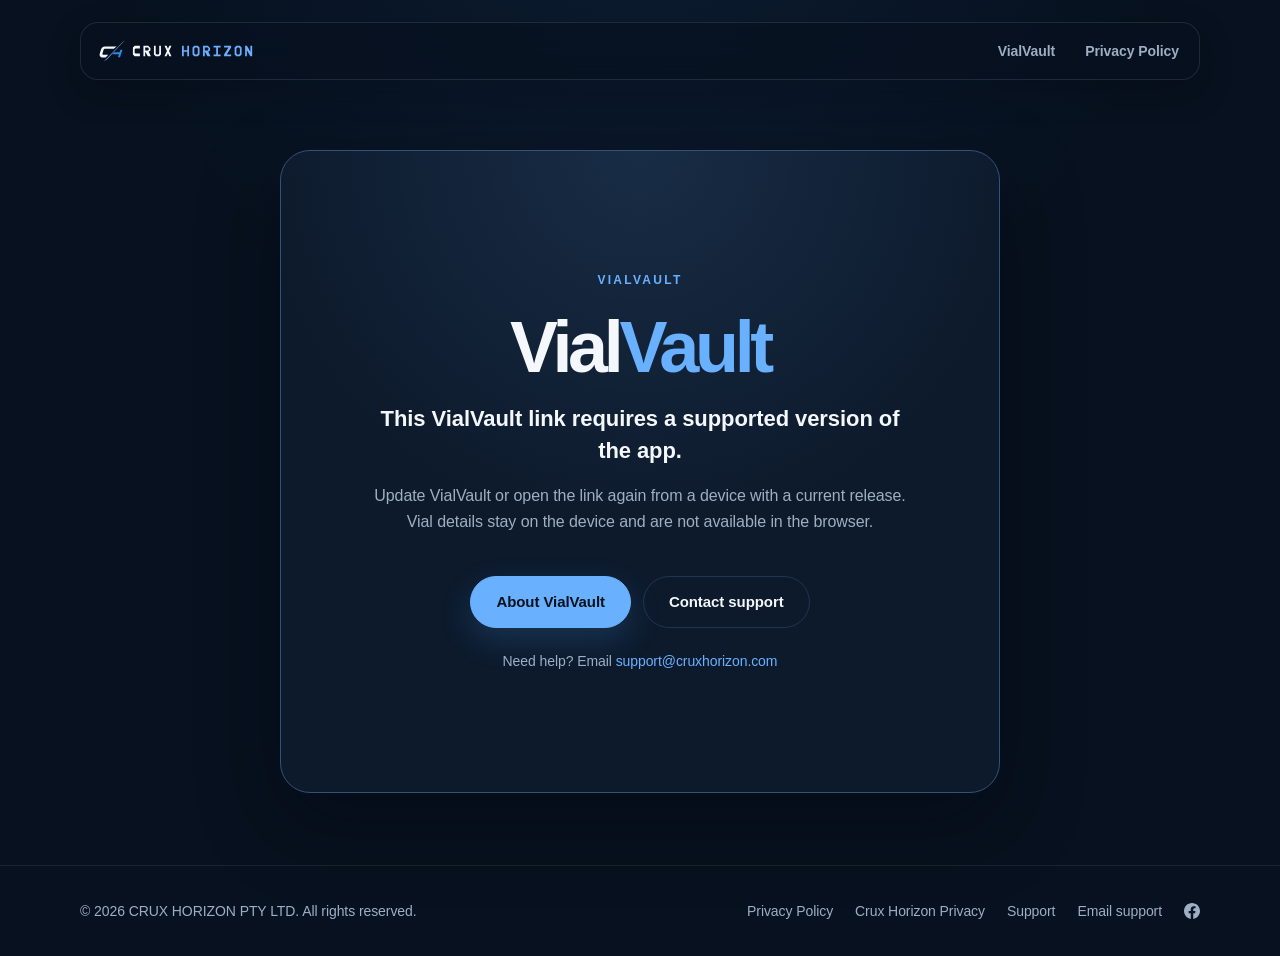
<file: vial-link/unsupported/index.html>
<!DOCTYPE html>
<html lang="en">
<head>
  <meta charset="UTF-8">
  <meta name="viewport" content="width=device-width, initial-scale=1.0">
  <meta name="description" content="This VialVault link requires a supported version of the VialVault app.">
  <meta name="robots" content="noindex, nofollow">
  <link rel="canonical" href="https://cruxhorizon.com/v/">
  <link rel="icon" href="/assets/images/brand/favicon.svg" type="image/svg+xml">

  <meta property="og:title" content="VialVault link">
  <meta property="og:description" content="This VialVault link requires a supported version of the app.">
  <meta property="og:type" content="website">
  <meta property="og:site_name" content="Crux Horizon">

  <meta name="twitter:card" content="summary">
  <meta name="twitter:title" content="VialVault link">
  <meta name="twitter:description" content="This VialVault link requires a supported version of the app.">

  <title>VialVault Link | Crux Horizon</title>
  <link rel="stylesheet" href="/assets/css/site.css">
</head>

<body class="vialvault-page vial-link-page">
  <a class="skip-link" href="#main-content">Skip to main content</a>

  <header class="product-header">
    <nav class="product-nav container" aria-label="Product navigation">
      <a class="brand" href="/">
        <img class="brand-logo" src="/assets/images/brand/logo-on-dark.svg" alt="Crux Horizon">
      </a>
      <div class="product-nav-links">
        <a href="/products/vialvault/">VialVault</a>
        <a href="/products/vialvault/privacy.html">Privacy Policy</a>
      </div>
    </nav>
  </header>

  <main id="main-content">
    <section class="vial-link-panel" aria-labelledby="vial-link-title">
      <div class="container">
        <p class="product-eyebrow">VialVault</p>
        <h1 id="vial-link-title">Vial<span>Vault</span></h1>
        <p class="vial-link-lead">
          This VialVault link requires a supported version of the app.
        </p>
        <p class="vial-link-copy">
          Update VialVault or open the link again from a device with a current
          release. Vial details stay on the device and are not available in the browser.
        </p>
        <div class="product-actions">
          <a class="product-button" href="/products/vialvault/">About VialVault</a>
          <a class="product-button product-button-secondary" href="mailto:support@cruxhorizon.com">Contact support</a>
        </div>
        <p class="vial-link-support">
          Need help? Email
          <a href="mailto:support@cruxhorizon.com">support@cruxhorizon.com</a>
        </p>
      </div>
    </section>
  </main>

  <footer class="product-footer">
    <div class="product-footer-inner container">
      <p>&copy; 2026 CRUX HORIZON PTY LTD. All rights reserved.</p>
      <nav aria-label="Footer navigation">
        <a href="/products/vialvault/privacy.html">Privacy Policy</a>
        <a href="/privacy">Crux Horizon Privacy</a>
        <a href="/support">Support</a>
        <a href="mailto:support@cruxhorizon.com">Email support</a>
        <a class="footer-facebook" href="https://www.facebook.com/CruxHorizon/" target="_blank" rel="noopener noreferrer" aria-label="Crux Horizon on Facebook">
          <svg xmlns="http://www.w3.org/2000/svg" viewBox="0 0 24 24" aria-hidden="true" focusable="false"><path fill="currentColor" d="M24 12.073c0-6.627-5.373-12-12-12s-12 5.373-12 12c0 5.99 4.388 10.954 10.125 11.854v-8.385H7.078v-3.47h3.047V9.43c0-3.007 1.792-4.669 4.533-4.669 1.312 0 2.686.235 2.686.235v2.953H15.83c-1.491 0-1.956.925-1.956 1.874v2.25h3.328l-.532 3.47h-2.796v8.385C19.612 23.027 24 18.062 24 12.073z"/></svg>
        </a>
      </nav>
    </div>
  </footer>
</body>
</html>
</file>
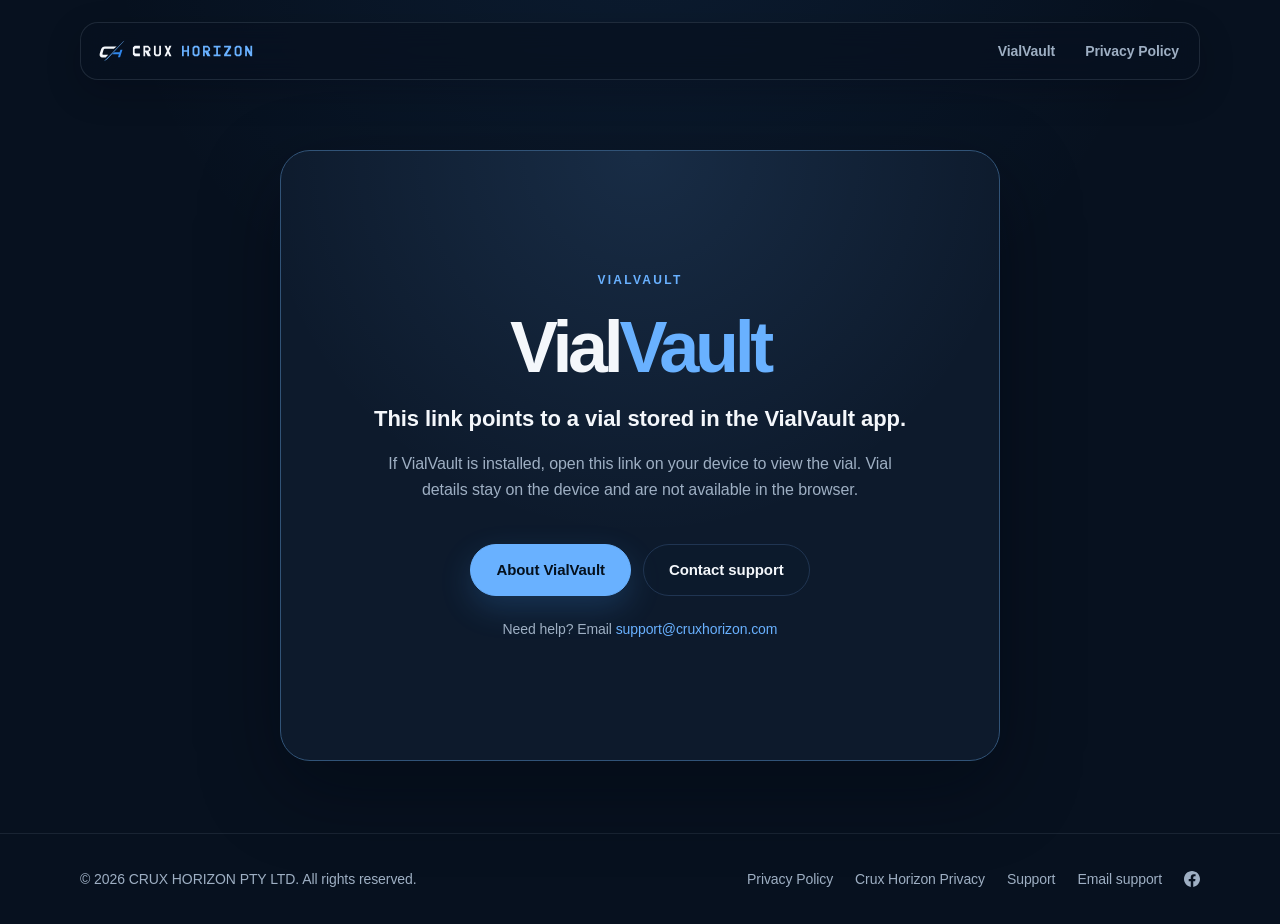
<file: vial-link/v1/index.html>
<!DOCTYPE html>
<html lang="en">
<head>
  <meta charset="UTF-8">
  <meta name="viewport" content="width=device-width, initial-scale=1.0">
  <meta name="description" content="This VialVault link opens vial details in the VialVault app on your device.">
  <meta name="robots" content="noindex, nofollow">
  <link rel="canonical" href="https://cruxhorizon.com/v/">
  <link rel="icon" href="/assets/images/brand/favicon.svg" type="image/svg+xml">

  <meta property="og:title" content="VialVault link">
  <meta property="og:description" content="This link points to a vial stored in the VialVault app.">
  <meta property="og:type" content="website">
  <meta property="og:site_name" content="Crux Horizon">

  <meta name="twitter:card" content="summary">
  <meta name="twitter:title" content="VialVault link">
  <meta name="twitter:description" content="This link points to a vial stored in the VialVault app.">

  <title>VialVault Link | Crux Horizon</title>
  <link rel="stylesheet" href="/assets/css/site.css">
</head>

<body class="vialvault-page vial-link-page">
  <a class="skip-link" href="#main-content">Skip to main content</a>

  <header class="product-header">
    <nav class="product-nav container" aria-label="Product navigation">
      <a class="brand" href="/">
        <img class="brand-logo" src="/assets/images/brand/logo-on-dark.svg" alt="Crux Horizon">
      </a>
      <div class="product-nav-links">
        <a href="/products/vialvault/">VialVault</a>
        <a href="/products/vialvault/privacy.html">Privacy Policy</a>
      </div>
    </nav>
  </header>

  <main id="main-content">
    <section class="vial-link-panel" aria-labelledby="vial-link-title">
      <div class="container">
        <p class="product-eyebrow">VialVault</p>
        <h1 id="vial-link-title">Vial<span>Vault</span></h1>
        <p class="vial-link-lead">
          This link points to a vial stored in the VialVault app.
        </p>
        <p class="vial-link-copy">
          If VialVault is installed, open this link on your device to view the vial.
          Vial details stay on the device and are not available in the browser.
        </p>
        <div class="product-actions">
          <a class="product-button" href="/products/vialvault/">About VialVault</a>
          <a class="product-button product-button-secondary" href="mailto:support@cruxhorizon.com">Contact support</a>
        </div>
        <p class="vial-link-support">
          Need help? Email
          <a href="mailto:support@cruxhorizon.com">support@cruxhorizon.com</a>
        </p>
      </div>
    </section>
  </main>

  <footer class="product-footer">
    <div class="product-footer-inner container">
      <p>&copy; 2026 CRUX HORIZON PTY LTD. All rights reserved.</p>
      <nav aria-label="Footer navigation">
        <a href="/products/vialvault/privacy.html">Privacy Policy</a>
        <a href="/privacy">Crux Horizon Privacy</a>
        <a href="/support">Support</a>
        <a href="mailto:support@cruxhorizon.com">Email support</a>
        <a class="footer-facebook" href="https://www.facebook.com/CruxHorizon/" target="_blank" rel="noopener noreferrer" aria-label="Crux Horizon on Facebook">
          <svg xmlns="http://www.w3.org/2000/svg" viewBox="0 0 24 24" aria-hidden="true" focusable="false"><path fill="currentColor" d="M24 12.073c0-6.627-5.373-12-12-12s-12 5.373-12 12c0 5.99 4.388 10.954 10.125 11.854v-8.385H7.078v-3.47h3.047V9.43c0-3.007 1.792-4.669 4.533-4.669 1.312 0 2.686.235 2.686.235v2.953H15.83c-1.491 0-1.956.925-1.956 1.874v2.25h3.328l-.532 3.47h-2.796v8.385C19.612 23.027 24 18.062 24 12.073z"/></svg>
        </a>
      </nav>
    </div>
  </footer>
</body>
</html>
</file>
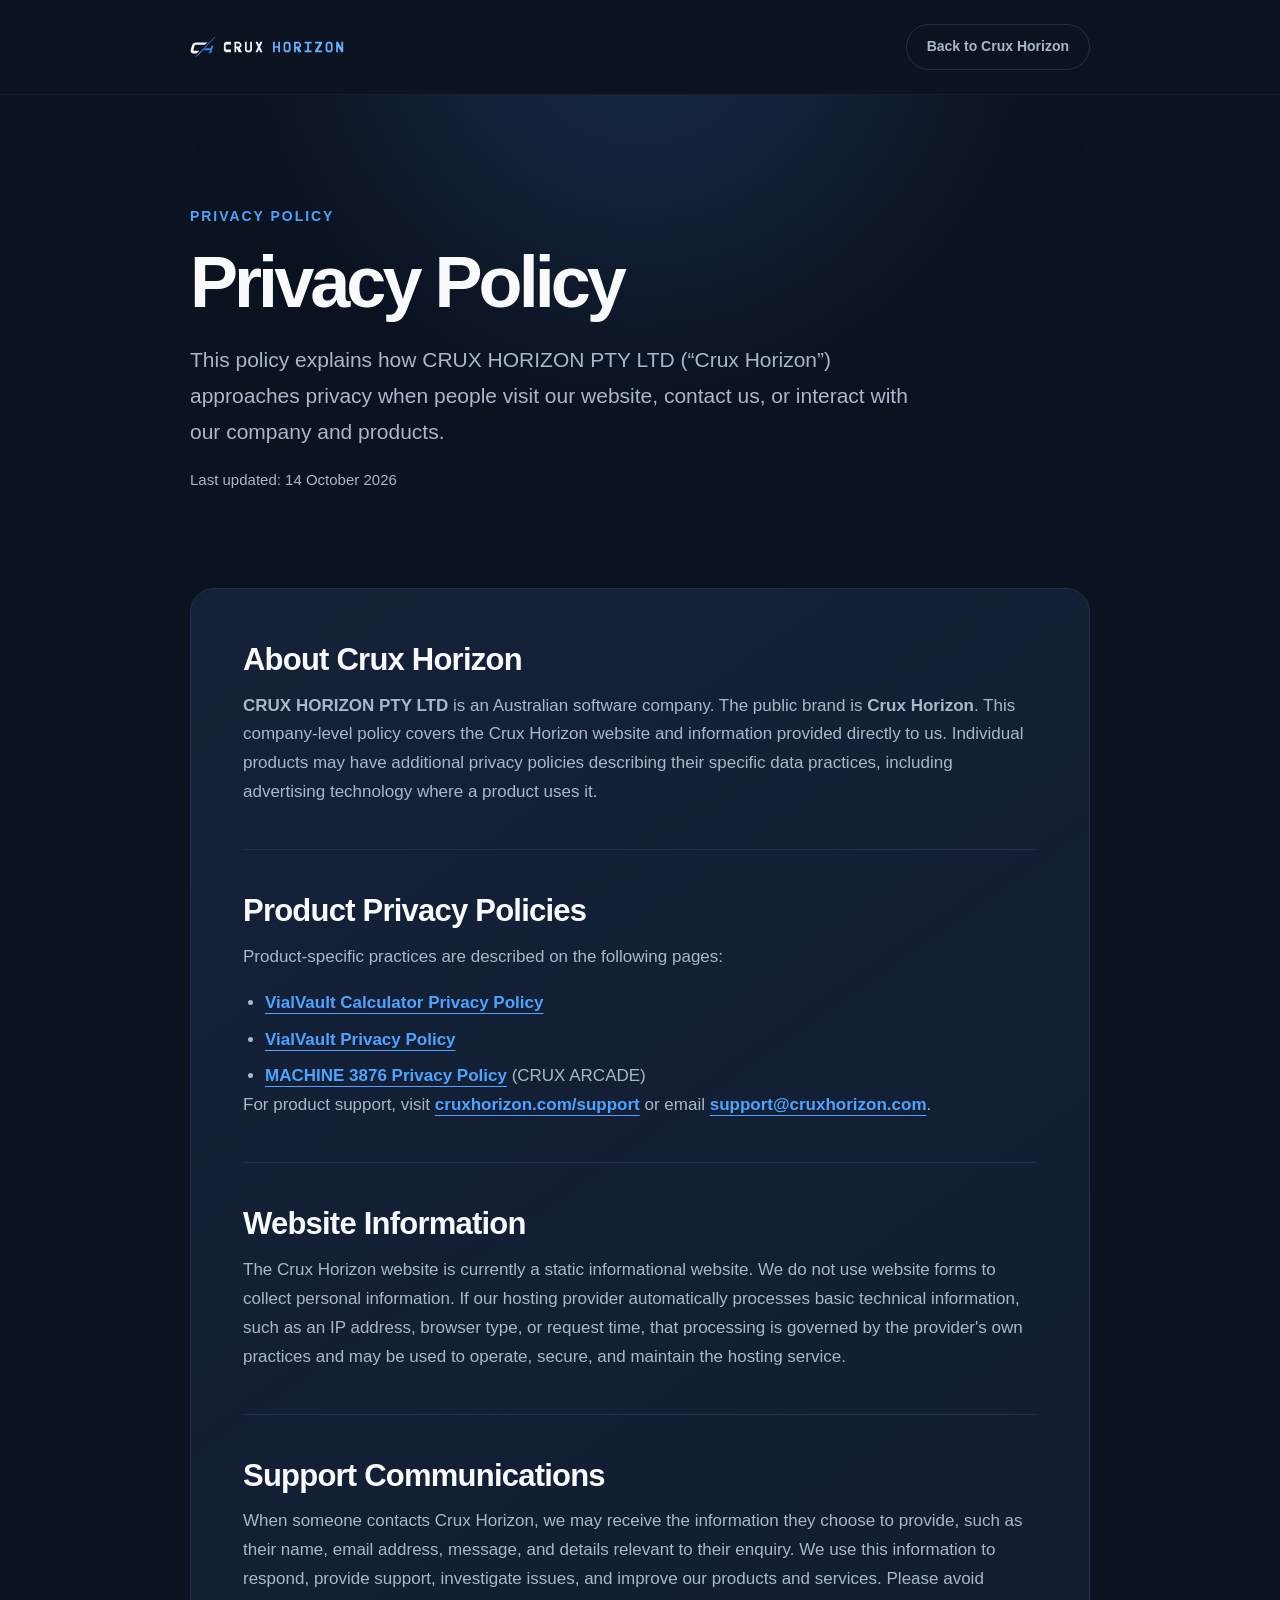
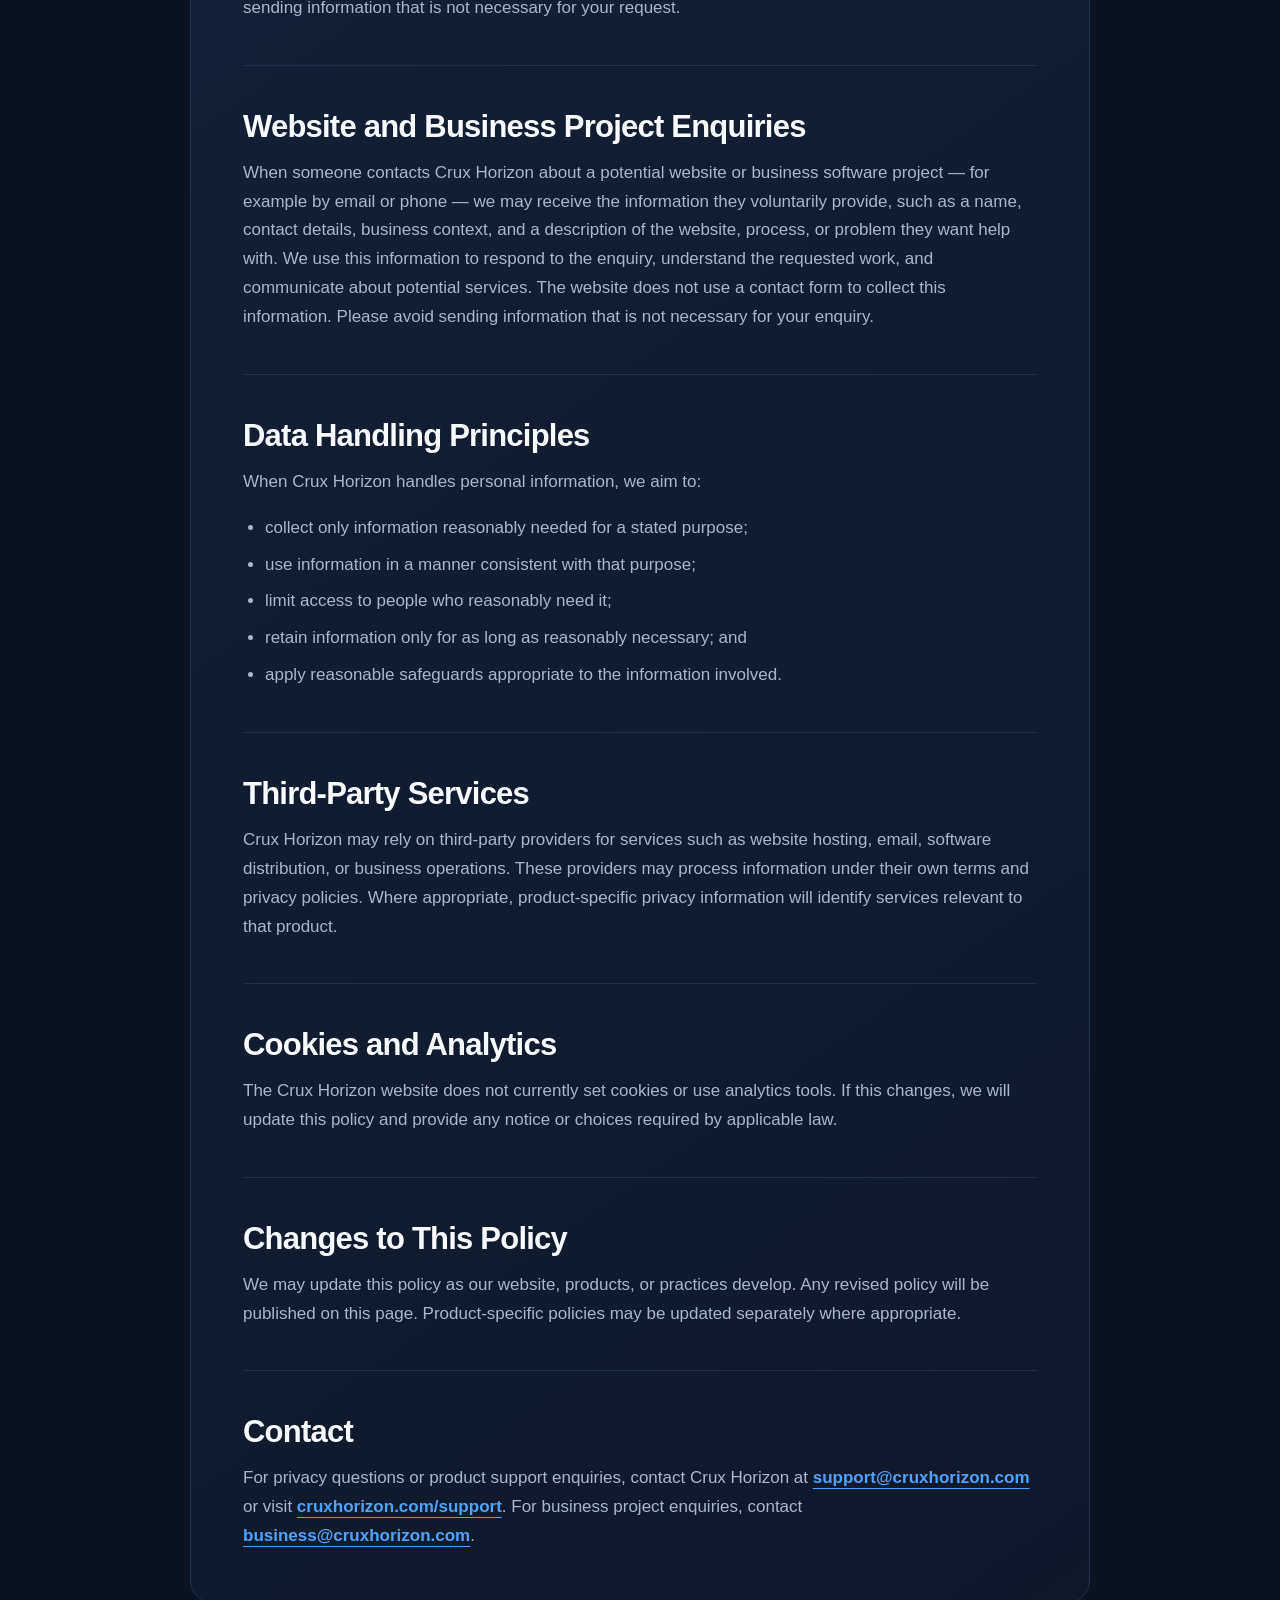
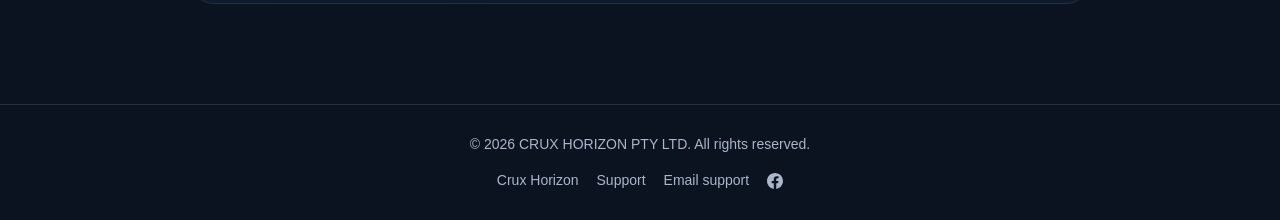
<file: privacy.html>
<!DOCTYPE html>
<html lang="en">
<head>
  <meta charset="UTF-8">
  <meta name="viewport" content="width=device-width, initial-scale=1.0">
  <meta name="description" content="Learn how Crux Horizon approaches privacy across its website, communications, and digital products.">
  <link rel="canonical" href="https://cruxhorizon.com/privacy">
  <link rel="icon" href="/assets/images/brand/favicon.svg" type="image/svg+xml">
  <!-- Enable when the real file exists:
  <link rel="apple-touch-icon" href="/assets/images/brand/apple-touch-icon.png">
  -->

  <meta property="og:title" content="Privacy Policy — Crux Horizon">
  <meta property="og:description" content="Learn how Crux Horizon approaches privacy across its website, communications, and digital products.">
  <meta property="og:type" content="website">
  <meta property="og:url" content="https://cruxhorizon.com/privacy">
  <!-- Enable when the real social preview exists:
  <meta property="og:image" content="https://cruxhorizon.com/assets/images/brand/social-preview.png">
  -->
  <meta property="og:site_name" content="Crux Horizon">

  <meta name="twitter:card" content="summary">
  <meta name="twitter:title" content="Privacy Policy — Crux Horizon">
  <meta name="twitter:description" content="Learn how Crux Horizon approaches privacy across its website, communications, and digital products.">
  <!-- Enable with social-preview.png and change twitter:card to summary_large_image:
  <meta name="twitter:image" content="https://cruxhorizon.com/assets/images/brand/social-preview.png">
  -->

  <title>Privacy Policy — Crux Horizon</title>
  <link rel="stylesheet" href="assets/css/site.css">

  <style>
    :root {
      --max-width: 900px;
    }

    body {
      line-height: 1.7;
    }

    .container {
      width: min(calc(100% - 40px), var(--max-width));
      margin: 0 auto;
    }

    .site-header {
      padding: 24px 0;
      border-bottom: 1px solid rgba(255, 255, 255, 0.05);
    }

    .nav {
      display: flex;
      align-items: center;
      justify-content: space-between;
      gap: 24px;
    }

    .brand {
      font-size: 20px;
      font-weight: 750;
      letter-spacing: -0.5px;
      text-decoration: none;
    }

    .brand span,
    .eyebrow,
    .contact-link {
      color: var(--accent);
    }

    .back-link {
      display: inline-flex;
      align-items: center;
      justify-content: center;
      padding: 10px 20px;
      border: 1px solid var(--border);
      border-radius: 999px;
      color: var(--muted);
      font-size: 14px;
      font-weight: 650;
      text-decoration: none;
      transition: border-color 0.2s ease, color 0.2s ease, transform 0.2s ease;
    }

    .back-link:hover,
    .back-link:focus-visible {
      border-color: var(--accent);
      color: var(--text);
      transform: translateY(-1px);
    }

    .hero {
      position: relative;
      overflow: hidden;
      padding: 110px 0 80px;
    }

    .hero::before {
      content: "";
      position: absolute;
      width: 560px;
      height: 560px;
      top: -370px;
      left: 50%;
      border-radius: 50%;
      background: rgba(77, 163, 255, 0.14);
      filter: blur(100px);
      transform: translateX(-50%);
      pointer-events: none;
    }

    .hero-content {
      position: relative;
    }

    .eyebrow {
      margin: 0 0 16px;
      font-size: 14px;
      font-weight: 700;
      letter-spacing: 0.14em;
      text-transform: uppercase;
    }

    h1,
    h2,
    p {
      margin-top: 0;
    }

    h1 {
      margin-bottom: 22px;
      font-size: clamp(46px, 8vw, 72px);
      line-height: 1.05;
      letter-spacing: -0.055em;
    }

    .intro {
      max-width: 720px;
      margin-bottom: 0;
      color: var(--muted);
      font-size: clamp(18px, 2.5vw, 21px);
    }

    .effective-date {
      margin-top: 18px;
      color: var(--muted);
      font-size: 15px;
    }

    .policy {
      padding: 0 0 100px;
    }

    .policy-card {
      padding: 52px;
      border: 1px solid var(--border);
      border-radius: 24px;
      background: linear-gradient(145deg, rgba(21, 35, 59, 0.9), rgba(17, 27, 46, 0.75));
    }

    .policy-section + .policy-section {
      margin-top: 42px;
      padding-top: 42px;
      border-top: 1px solid var(--border);
    }

    h2 {
      margin-bottom: 12px;
      font-size: clamp(24px, 4vw, 31px);
      line-height: 1.25;
      letter-spacing: -0.025em;
    }

    .policy-section p,
    .policy-section li {
      color: var(--muted);
      font-size: 17px;
    }

    .policy-section p:last-child,
    .policy-section ul:last-child {
      margin-bottom: 0;
    }

    .policy-section ul {
      margin: 14px 0 0;
      padding-left: 22px;
    }

    .policy-section li + li {
      margin-top: 8px;
    }

    .contact-link {
      font-weight: 650;
      text-decoration-thickness: 1px;
      text-underline-offset: 5px;
    }

    footer {
      padding: 28px 0;
      border-top: 1px solid var(--border);
      color: var(--muted);
      font-size: 14px;
      text-align: center;
    }

    footer p {
      margin: 0;
    }

    .footer-links {
      display: flex;
      flex-wrap: wrap;
      justify-content: center;
      align-items: center;
      gap: 18px;
      margin-top: 12px;
    }

    .footer-links a {
      color: var(--muted);
      text-decoration: none;
    }

    .footer-links a:hover,
    .footer-links a:focus-visible {
      color: var(--accent);
    }

    @media (max-width: 640px) {
      .container {
        width: min(calc(100% - 28px), var(--max-width));
      }

      .site-header {
        padding: 18px 0;
      }

      .back-link {
        padding: 8px 14px;
        font-size: 13px;
      }

      .hero {
        padding: 82px 0 58px;
      }

      .policy {
        padding-bottom: 72px;
      }

      .policy-card {
        padding: 30px 24px;
        border-radius: 20px;
      }

      .policy-section + .policy-section {
        margin-top: 32px;
        padding-top: 32px;
      }
    }
  </style>
</head>

<body>
  <a class="skip-link" href="#main-content">Skip to main content</a>
  <header class="site-header">
    <nav class="nav container" aria-label="Page navigation">
      <a class="brand" href="/">
        <img class="brand-logo" src="assets/images/brand/logo-on-dark.svg" alt="Crux Horizon">
      </a>
      <a class="back-link" href="/">Back to Crux Horizon</a>
    </nav>
  </header>

  <main id="main-content">
    <section class="hero" aria-labelledby="page-title">
      <div class="hero-content container">
        <p class="eyebrow">Privacy Policy</p>
        <h1 id="page-title">Privacy Policy</h1>
        <p class="intro">
          This policy explains how CRUX HORIZON PTY LTD (“Crux Horizon”) approaches privacy when people visit our website, contact us, or interact with our company and products.
        </p>
        <p class="effective-date">Last updated: 14 October 2026</p>
      </div>
    </section>

    <div class="policy">
      <div class="policy-card container">
        <section class="policy-section" aria-labelledby="about">
          <h2 id="about">About Crux Horizon</h2>
          <p>
            <strong>CRUX HORIZON PTY LTD</strong> is an Australian software company. The public brand is <strong>Crux Horizon</strong>. This company-level policy covers the Crux Horizon website and information provided directly to us. Individual products may have additional privacy policies describing their specific data practices, including advertising technology where a product uses it.
          </p>
        </section>

        <section class="policy-section" aria-labelledby="product-policies">
          <h2 id="product-policies">Product Privacy Policies</h2>
          <p>
            Product-specific practices are described on the following pages:
          </p>
          <ul>
            <li>
              <a class="contact-link" href="/products/vialvault-calculator/privacy">VialVault Calculator Privacy Policy</a>
            </li>
            <li>
              <a class="contact-link" href="/products/vialvault/privacy">VialVault Privacy Policy</a>
            </li>
            <li>
              <a class="contact-link" href="/products/machine-3876/privacy">MACHINE 3876 Privacy Policy</a>
              (CRUX ARCADE)
            </li>
          </ul>
          <p>
            For product support, visit
            <a class="contact-link" href="/support">cruxhorizon.com/support</a>
            or email
            <a class="contact-link" href="mailto:support@cruxhorizon.com">support@cruxhorizon.com</a>.
          </p>
        </section>

        <section class="policy-section" aria-labelledby="website-information">
          <h2 id="website-information">Website Information</h2>
          <p>
            The Crux Horizon website is currently a static informational website. We do not use website forms to collect personal information. If our hosting provider automatically processes basic technical information, such as an IP address, browser type, or request time, that processing is governed by the provider's own practices and may be used to operate, secure, and maintain the hosting service.
          </p>
        </section>

        <section class="policy-section" aria-labelledby="support-communications">
          <h2 id="support-communications">Support Communications</h2>
          <p>
            When someone contacts Crux Horizon, we may receive the information they choose to provide, such as their name, email address, message, and details relevant to their enquiry. We use this information to respond, provide support, investigate issues, and improve our products and services. Please avoid sending information that is not necessary for your request.
          </p>
        </section>

        <section class="policy-section" aria-labelledby="business-enquiries">
          <h2 id="business-enquiries">Website and Business Project Enquiries</h2>
          <p>
            When someone contacts Crux Horizon about a potential website or business software project — for example by email or phone — we may receive the information they voluntarily provide, such as a name, contact details, business context, and a description of the website, process, or problem they want help with. We use this information to respond to the enquiry, understand the requested work, and communicate about potential services. The website does not use a contact form to collect this information. Please avoid sending information that is not necessary for your enquiry.
          </p>
        </section>

        <section class="policy-section" aria-labelledby="data-principles">
          <h2 id="data-principles">Data Handling Principles</h2>
          <p>When Crux Horizon handles personal information, we aim to:</p>
          <ul>
            <li>collect only information reasonably needed for a stated purpose;</li>
            <li>use information in a manner consistent with that purpose;</li>
            <li>limit access to people who reasonably need it;</li>
            <li>retain information only for as long as reasonably necessary; and</li>
            <li>apply reasonable safeguards appropriate to the information involved.</li>
          </ul>
        </section>

        <section class="policy-section" aria-labelledby="third-party-services">
          <h2 id="third-party-services">Third-Party Services</h2>
          <p>
            Crux Horizon may rely on third-party providers for services such as website hosting, email, software distribution, or business operations. These providers may process information under their own terms and privacy policies. Where appropriate, product-specific privacy information will identify services relevant to that product.
          </p>
        </section>

        <section class="policy-section" aria-labelledby="cookies-analytics">
          <h2 id="cookies-analytics">Cookies and Analytics</h2>
          <p>
            The Crux Horizon website does not currently set cookies or use analytics tools. If this changes, we will update this policy and provide any notice or choices required by applicable law.
          </p>
        </section>

        <section class="policy-section" aria-labelledby="policy-changes">
          <h2 id="policy-changes">Changes to This Policy</h2>
          <p>
            We may update this policy as our website, products, or practices develop. Any revised policy will be published on this page. Product-specific policies may be updated separately where appropriate.
          </p>
        </section>

        <section class="policy-section" aria-labelledby="contact">
          <h2 id="contact">Contact</h2>
          <p>
            For privacy questions or product support enquiries, contact Crux Horizon at
            <a class="contact-link" href="mailto:support@cruxhorizon.com">support@cruxhorizon.com</a>
            or visit
            <a class="contact-link" href="/support">cruxhorizon.com/support</a>.
            For business project enquiries, contact
            <a class="contact-link" href="mailto:business@cruxhorizon.com">business@cruxhorizon.com</a>.
          </p>
        </section>
      </div>
    </div>
  </main>

  <footer>
    <div class="container">
      <p>&copy; 2026 CRUX HORIZON PTY LTD. All rights reserved.</p>
      <nav class="footer-links" aria-label="Footer navigation">
        <a href="/">Crux Horizon</a>
        <a href="/support">Support</a>
        <a href="mailto:support@cruxhorizon.com">Email support</a>
        <a class="footer-facebook" href="https://www.facebook.com/CruxHorizon/" target="_blank" rel="noopener noreferrer" aria-label="Crux Horizon on Facebook">
          <svg xmlns="http://www.w3.org/2000/svg" viewBox="0 0 24 24" aria-hidden="true" focusable="false"><path fill="currentColor" d="M24 12.073c0-6.627-5.373-12-12-12s-12 5.373-12 12c0 5.99 4.388 10.954 10.125 11.854v-8.385H7.078v-3.47h3.047V9.43c0-3.007 1.792-4.669 4.533-4.669 1.312 0 2.686.235 2.686.235v2.953H15.83c-1.491 0-1.956.925-1.956 1.874v2.25h3.328l-.532 3.47h-2.796v8.385C19.612 23.027 24 18.062 24 12.073z"/></svg>
        </a>
      </nav>
    </div>
  </footer>
</body>
</html>
</file>
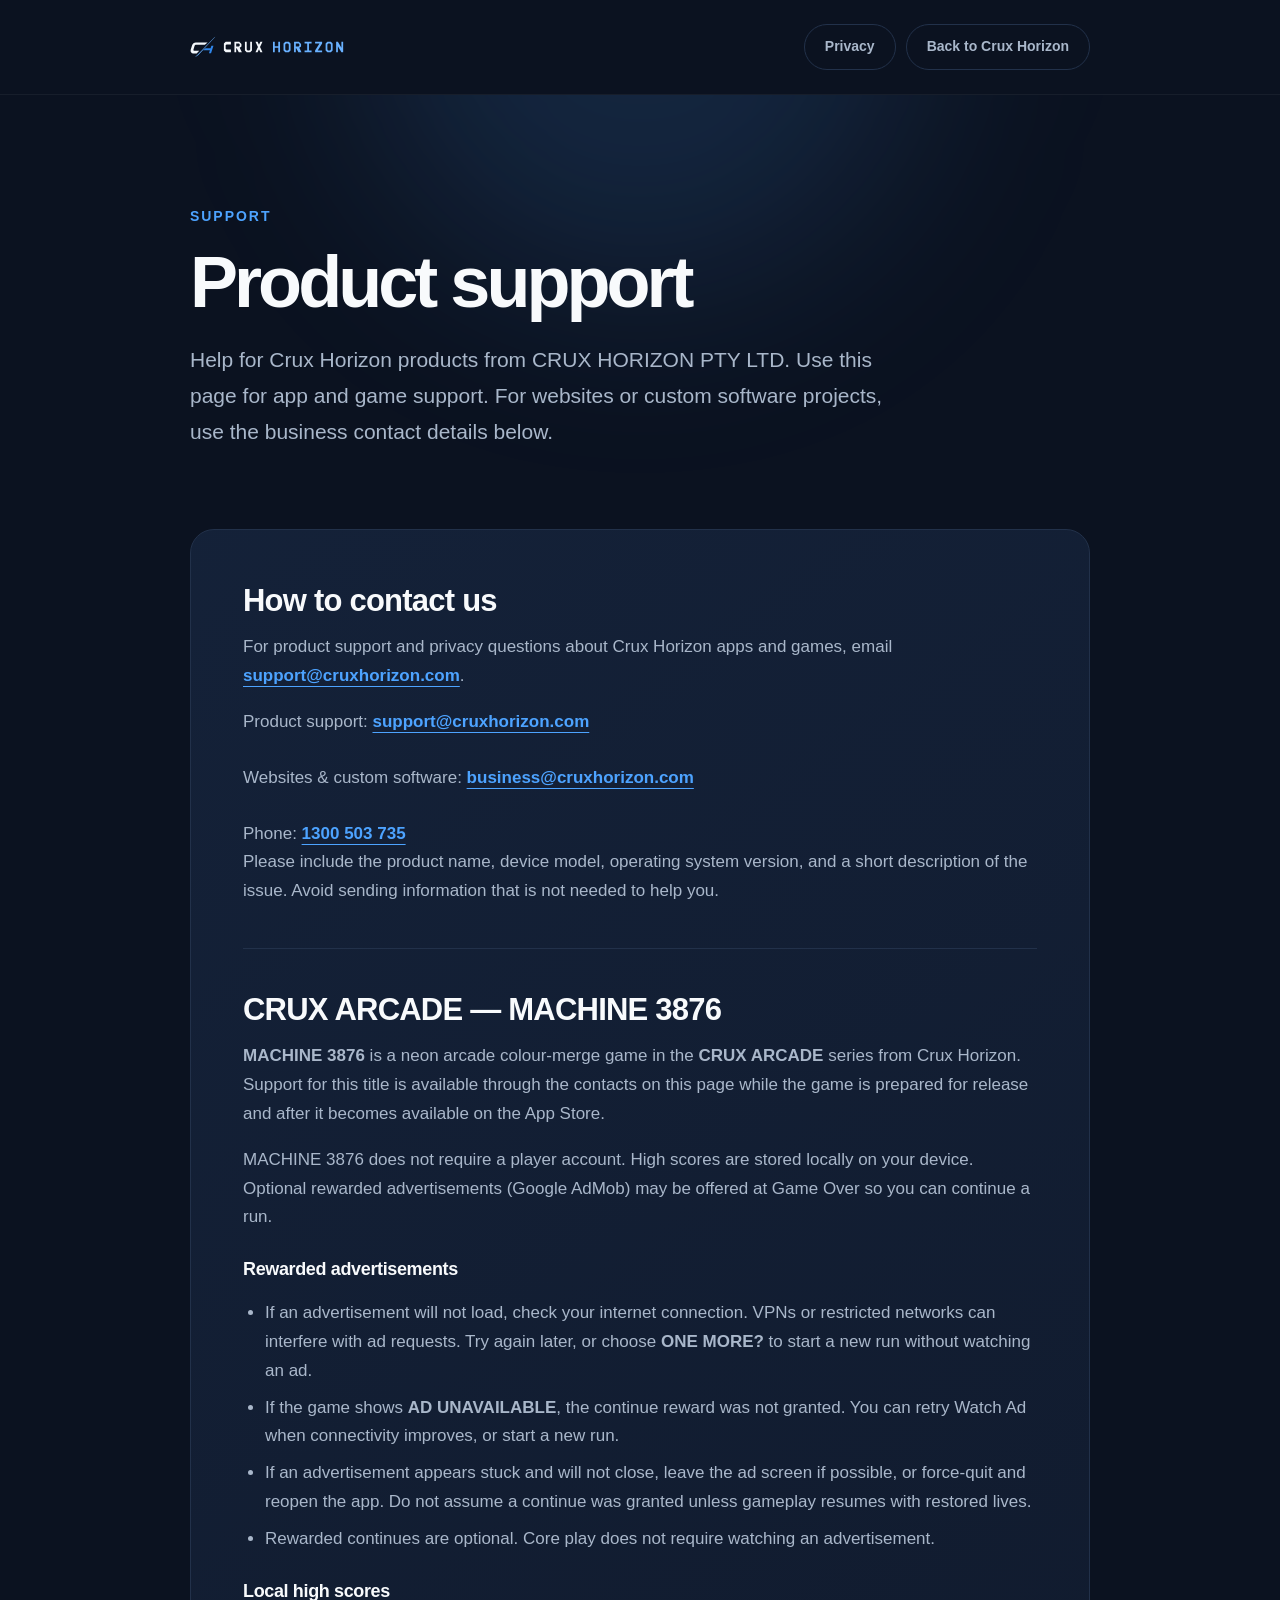
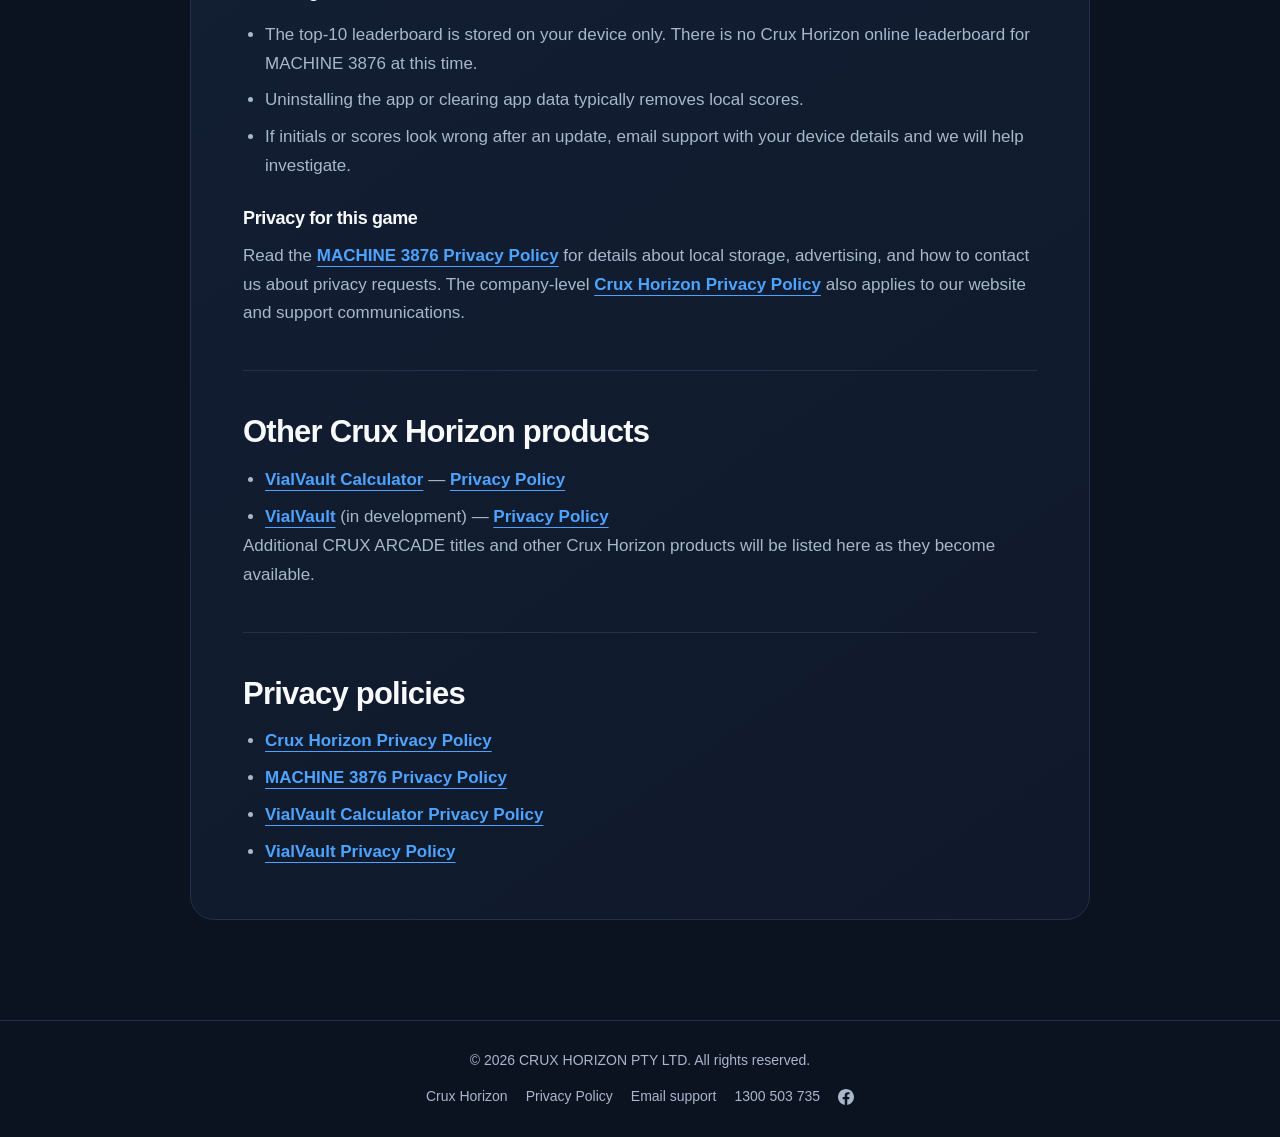
<file: support.html>
<!DOCTYPE html>
<html lang="en">
<head>
  <meta charset="UTF-8">
  <meta name="viewport" content="width=device-width, initial-scale=1.0">
  <meta name="description" content="Product support for Crux Horizon apps and games, including CRUX ARCADE — MACHINE 3876 troubleshooting and contact details.">
  <link rel="canonical" href="https://cruxhorizon.com/support">
  <link rel="icon" href="/assets/images/brand/favicon.svg" type="image/svg+xml">
  <!-- Enable when the real file exists:
  <link rel="apple-touch-icon" href="/assets/images/brand/apple-touch-icon.png">
  -->

  <meta property="og:title" content="Support — Crux Horizon">
  <meta property="og:description" content="Product support for Crux Horizon apps and games, including CRUX ARCADE — MACHINE 3876 troubleshooting and contact details.">
  <meta property="og:type" content="website">
  <meta property="og:url" content="https://cruxhorizon.com/support">
  <!-- Enable when the real social preview exists:
  <meta property="og:image" content="https://cruxhorizon.com/assets/images/brand/social-preview.png">
  -->
  <meta property="og:site_name" content="Crux Horizon">

  <meta name="twitter:card" content="summary">
  <meta name="twitter:title" content="Support — Crux Horizon">
  <meta name="twitter:description" content="Product support for Crux Horizon apps and games, including CRUX ARCADE — MACHINE 3876 troubleshooting and contact details.">
  <!-- Enable with social-preview.png and change twitter:card to summary_large_image:
  <meta name="twitter:image" content="https://cruxhorizon.com/assets/images/brand/social-preview.png">
  -->

  <title>Support — Crux Horizon</title>
  <link rel="stylesheet" href="assets/css/site.css">

  <style>
    :root {
      --max-width: 900px;
    }

    body {
      line-height: 1.7;
    }

    .container {
      width: min(calc(100% - 40px), var(--max-width));
      margin: 0 auto;
    }

    .site-header {
      padding: 24px 0;
      border-bottom: 1px solid rgba(255, 255, 255, 0.05);
    }

    .nav {
      display: flex;
      align-items: center;
      justify-content: space-between;
      gap: 24px;
    }

    .brand {
      font-size: 20px;
      font-weight: 750;
      letter-spacing: -0.5px;
      text-decoration: none;
    }

    .brand span,
    .eyebrow,
    .contact-link {
      color: var(--accent);
    }

    .back-link {
      display: inline-flex;
      align-items: center;
      justify-content: center;
      padding: 10px 20px;
      border: 1px solid var(--border);
      border-radius: 999px;
      color: var(--muted);
      font-size: 14px;
      font-weight: 650;
      text-decoration: none;
      transition: border-color 0.2s ease, color 0.2s ease, transform 0.2s ease;
    }

    .back-link:hover,
    .back-link:focus-visible {
      border-color: var(--accent);
      color: var(--text);
      transform: translateY(-1px);
    }

    .header-actions {
      display: flex;
      flex-wrap: wrap;
      align-items: center;
      justify-content: flex-end;
      gap: 10px;
    }

    .hero {
      position: relative;
      overflow: hidden;
      padding: 110px 0 80px;
    }

    .hero::before {
      content: "";
      position: absolute;
      width: 560px;
      height: 560px;
      top: -370px;
      left: 50%;
      border-radius: 50%;
      background: rgba(77, 163, 255, 0.14);
      filter: blur(100px);
      transform: translateX(-50%);
      pointer-events: none;
    }

    .hero-content {
      position: relative;
    }

    .eyebrow {
      margin: 0 0 16px;
      font-size: 14px;
      font-weight: 700;
      letter-spacing: 0.14em;
      text-transform: uppercase;
    }

    h1,
    h2,
    h3,
    p {
      margin-top: 0;
    }

    h1 {
      margin-bottom: 22px;
      font-size: clamp(46px, 8vw, 72px);
      line-height: 1.05;
      letter-spacing: -0.055em;
    }

    .intro {
      max-width: 720px;
      margin-bottom: 0;
      color: var(--muted);
      font-size: clamp(18px, 2.5vw, 21px);
    }

    .policy {
      padding: 0 0 100px;
    }

    .policy-card {
      padding: 52px;
      border: 1px solid var(--border);
      border-radius: 24px;
      background: linear-gradient(145deg, rgba(21, 35, 59, 0.9), rgba(17, 27, 46, 0.75));
    }

    .policy-section + .policy-section {
      margin-top: 42px;
      padding-top: 42px;
      border-top: 1px solid var(--border);
    }

    h2 {
      margin-bottom: 12px;
      font-size: clamp(24px, 4vw, 31px);
      line-height: 1.25;
      letter-spacing: -0.025em;
    }

    h3 {
      margin: 22px 0 8px;
      font-size: 18px;
      letter-spacing: -0.02em;
    }

    .policy-section p,
    .policy-section li {
      color: var(--muted);
      font-size: 17px;
    }

    .policy-section p:last-child,
    .policy-section ul:last-child {
      margin-bottom: 0;
    }

    .policy-section ul {
      margin: 14px 0 0;
      padding-left: 22px;
    }

    .policy-section li + li {
      margin-top: 8px;
    }

    .contact-link {
      font-weight: 650;
      text-decoration-thickness: 1px;
      text-underline-offset: 5px;
    }

    .contact-stack {
      display: grid;
      gap: 10px;
      margin-top: 16px;
    }

    footer {
      padding: 28px 0;
      border-top: 1px solid var(--border);
      color: var(--muted);
      font-size: 14px;
      text-align: center;
    }

    footer p {
      margin: 0;
    }

    .footer-links {
      display: flex;
      flex-wrap: wrap;
      justify-content: center;
      align-items: center;
      gap: 18px;
      margin-top: 12px;
    }

    .footer-links a {
      color: var(--muted);
      text-decoration: none;
    }

    .footer-links a:hover,
    .footer-links a:focus-visible {
      color: var(--accent);
    }

    @media (max-width: 640px) {
      .container {
        width: min(calc(100% - 28px), var(--max-width));
      }

      .site-header {
        padding: 18px 0;
      }

      .nav {
        align-items: flex-start;
        flex-direction: column;
        gap: 14px;
      }

      .header-actions {
        width: 100%;
        justify-content: flex-start;
      }

      .back-link {
        padding: 8px 14px;
        font-size: 13px;
      }

      .hero {
        padding: 82px 0 58px;
      }

      .policy {
        padding-bottom: 72px;
      }

      .policy-card {
        padding: 30px 24px;
        border-radius: 20px;
      }

      .policy-section + .policy-section {
        margin-top: 32px;
        padding-top: 32px;
      }
    }
  </style>
</head>

<body>
  <a class="skip-link" href="#main-content">Skip to main content</a>
  <header class="site-header">
    <nav class="nav container" aria-label="Page navigation">
      <a class="brand" href="/">
        <img class="brand-logo" src="assets/images/brand/logo-on-dark.svg" alt="Crux Horizon">
      </a>
      <div class="header-actions">
        <a class="back-link" href="/privacy">Privacy</a>
        <a class="back-link" href="/">Back to Crux Horizon</a>
      </div>
    </nav>
  </header>

  <main id="main-content">
    <section class="hero" aria-labelledby="page-title">
      <div class="hero-content container">
        <p class="eyebrow">Support</p>
        <h1 id="page-title">Product support</h1>
        <p class="intro">
          Help for Crux Horizon products from CRUX HORIZON PTY LTD. Use this page for app and game support. For websites or custom software projects, use the business contact details below.
        </p>
      </div>
    </section>

    <div class="policy">
      <div class="policy-card container">
        <section class="policy-section" aria-labelledby="contact">
          <h2 id="contact">How to contact us</h2>
          <p>
            For product support and privacy questions about Crux Horizon apps and games, email
            <a class="contact-link" href="mailto:support@cruxhorizon.com">support@cruxhorizon.com</a>.
          </p>
          <div class="contact-stack">
            <p>
              Product support:
              <a class="contact-link" href="mailto:support@cruxhorizon.com">support@cruxhorizon.com</a>
            </p>
            <p>
              Websites &amp; custom software:
              <a class="contact-link" href="mailto:business@cruxhorizon.com?subject=Business%20project%20enquiry">business@cruxhorizon.com</a>
            </p>
            <p>
              Phone:
              <a class="contact-link" href="tel:1300503735">1300 503 735</a>
            </p>
          </div>
          <p>
            Please include the product name, device model, operating system version, and a short description of the issue. Avoid sending information that is not needed to help you.
          </p>
        </section>

        <section class="policy-section" aria-labelledby="machine-3876">
          <h2 id="machine-3876">CRUX ARCADE — MACHINE 3876</h2>
          <p>
            <strong>MACHINE 3876</strong> is a neon arcade colour-merge game in the <strong>CRUX ARCADE</strong> series from Crux Horizon. Support for this title is available through the contacts on this page while the game is prepared for release and after it becomes available on the App Store.
          </p>
          <p>
            MACHINE 3876 does not require a player account. High scores are stored locally on your device. Optional rewarded advertisements (Google AdMob) may be offered at Game Over so you can continue a run.
          </p>

          <h3>Rewarded advertisements</h3>
          <ul>
            <li>If an advertisement will not load, check your internet connection. VPNs or restricted networks can interfere with ad requests. Try again later, or choose <strong>ONE MORE?</strong> to start a new run without watching an ad.</li>
            <li>If the game shows <strong>AD UNAVAILABLE</strong>, the continue reward was not granted. You can retry Watch Ad when connectivity improves, or start a new run.</li>
            <li>If an advertisement appears stuck and will not close, leave the ad screen if possible, or force-quit and reopen the app. Do not assume a continue was granted unless gameplay resumes with restored lives.</li>
            <li>Rewarded continues are optional. Core play does not require watching an advertisement.</li>
          </ul>

          <h3>Local high scores</h3>
          <ul>
            <li>The top-10 leaderboard is stored on your device only. There is no Crux Horizon online leaderboard for MACHINE 3876 at this time.</li>
            <li>Uninstalling the app or clearing app data typically removes local scores.</li>
            <li>If initials or scores look wrong after an update, email support with your device details and we will help investigate.</li>
          </ul>

          <h3>Privacy for this game</h3>
          <p>
            Read the
            <a class="contact-link" href="/products/machine-3876/privacy">MACHINE 3876 Privacy Policy</a>
            for details about local storage, advertising, and how to contact us about privacy requests. The company-level
            <a class="contact-link" href="/privacy">Crux Horizon Privacy Policy</a>
            also applies to our website and support communications.
          </p>
        </section>

        <section class="policy-section" aria-labelledby="other-products">
          <h2 id="other-products">Other Crux Horizon products</h2>
          <ul>
            <li>
              <a class="contact-link" href="/products/vialvault-calculator/">VialVault Calculator</a>
              —
              <a class="contact-link" href="/products/vialvault-calculator/privacy">Privacy Policy</a>
            </li>
            <li>
              <a class="contact-link" href="/products/vialvault/">VialVault</a> (in development)
              —
              <a class="contact-link" href="/products/vialvault/privacy">Privacy Policy</a>
            </li>
          </ul>
          <p>
            Additional CRUX ARCADE titles and other Crux Horizon products will be listed here as they become available.
          </p>
        </section>

        <section class="policy-section" aria-labelledby="privacy-links">
          <h2 id="privacy-links">Privacy policies</h2>
          <ul>
            <li><a class="contact-link" href="/privacy">Crux Horizon Privacy Policy</a></li>
            <li><a class="contact-link" href="/products/machine-3876/privacy">MACHINE 3876 Privacy Policy</a></li>
            <li><a class="contact-link" href="/products/vialvault-calculator/privacy">VialVault Calculator Privacy Policy</a></li>
            <li><a class="contact-link" href="/products/vialvault/privacy">VialVault Privacy Policy</a></li>
          </ul>
        </section>
      </div>
    </div>
  </main>

  <footer>
    <div class="container">
      <p>&copy; 2026 CRUX HORIZON PTY LTD. All rights reserved.</p>
      <nav class="footer-links" aria-label="Footer navigation">
        <a href="/">Crux Horizon</a>
        <a href="/privacy">Privacy Policy</a>
        <a href="mailto:support@cruxhorizon.com">Email support</a>
        <a href="tel:1300503735">1300 503 735</a>
        <a class="footer-facebook" href="https://www.facebook.com/CruxHorizon/" target="_blank" rel="noopener noreferrer" aria-label="Crux Horizon on Facebook">
          <svg xmlns="http://www.w3.org/2000/svg" viewBox="0 0 24 24" aria-hidden="true" focusable="false"><path fill="currentColor" d="M24 12.073c0-6.627-5.373-12-12-12s-12 5.373-12 12c0 5.99 4.388 10.954 10.125 11.854v-8.385H7.078v-3.47h3.047V9.43c0-3.007 1.792-4.669 4.533-4.669 1.312 0 2.686.235 2.686.235v2.953H15.83c-1.491 0-1.956.925-1.956 1.874v2.25h3.328l-.532 3.47h-2.796v8.385C19.612 23.027 24 18.062 24 12.073z"/></svg>
        </a>
      </nav>
    </div>
  </footer>
</body>
</html>
</file>
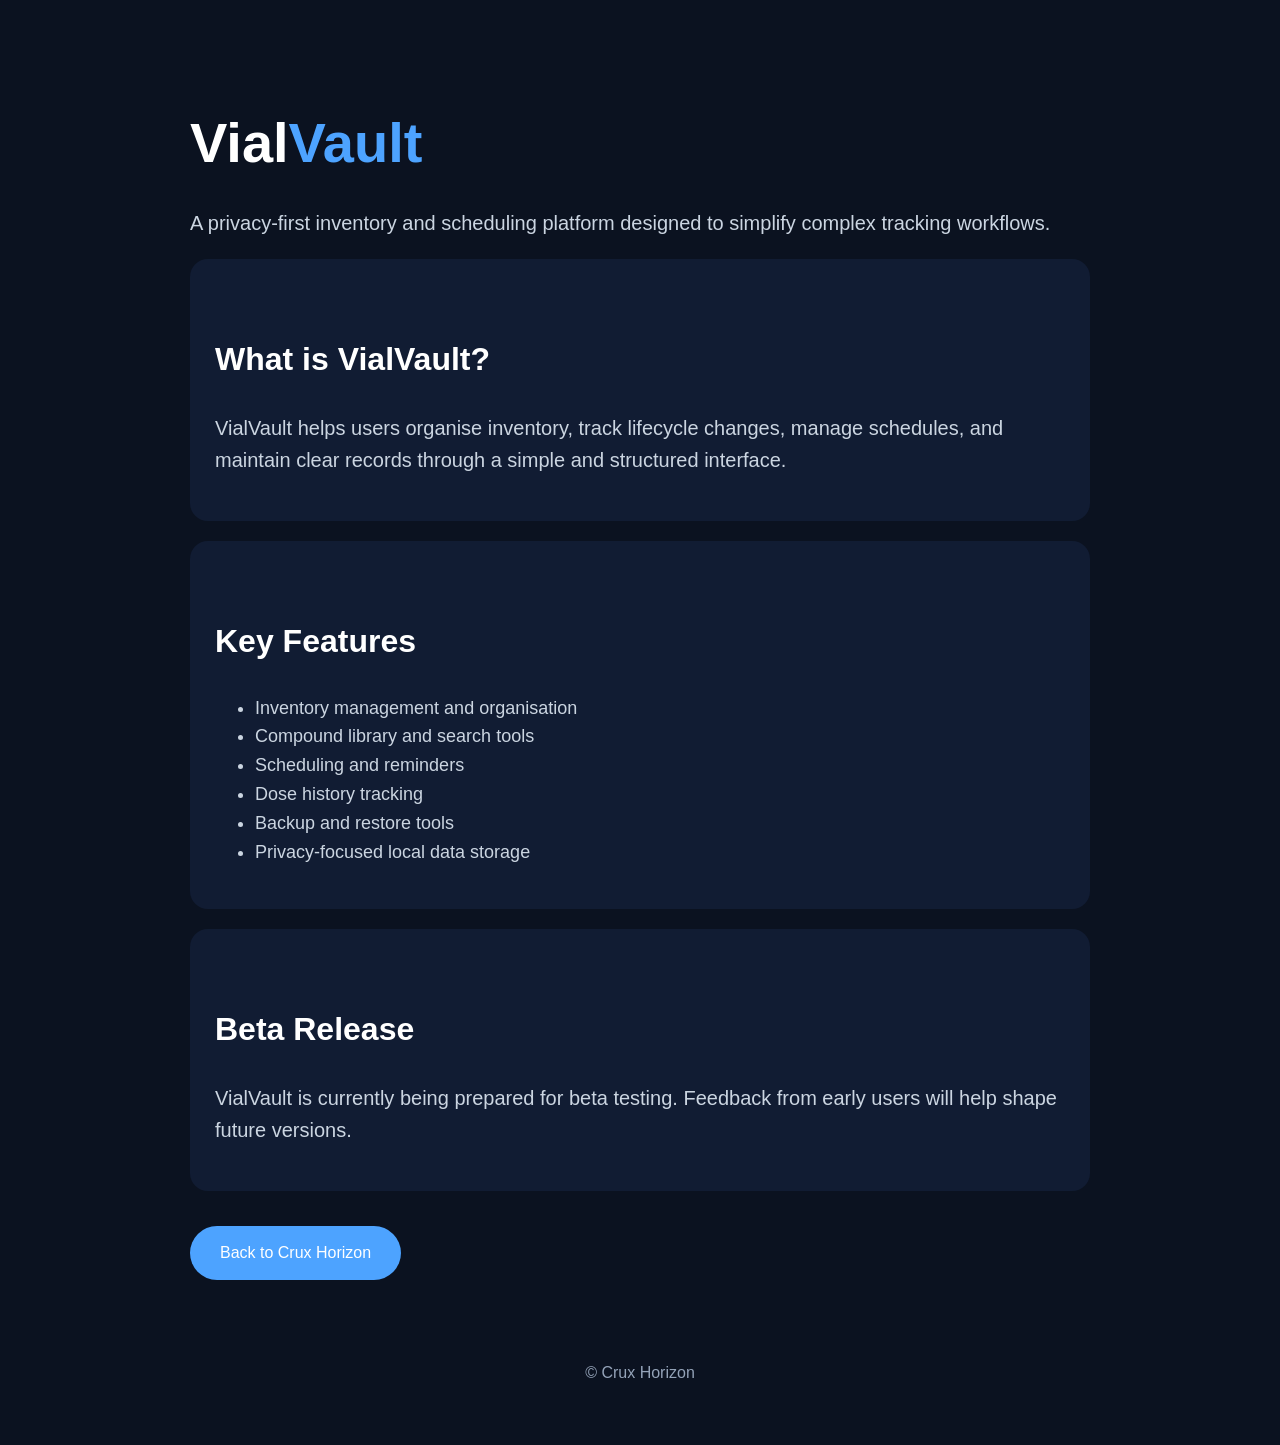
<file: products/vialvault.html>
<!DOCTYPE html>
<html lang="en">
<head>
  <meta charset="UTF-8">
  <meta name="viewport" content="width=device-width, initial-scale=1.0">

  <title>VialVault | Crux Horizon</title>

  <style>
    body {
      margin: 0;
      font-family: -apple-system, BlinkMacSystemFont, "Segoe UI", sans-serif;
      background: #0b1220;
      color: white;
      line-height: 1.6;
    }

    .container {
      max-width: 900px;
      margin: auto;
      padding: 60px 30px;
    }

    h1 {
      font-size: 56px;
      margin-bottom: 10px;
    }

    h1 span {
      color: #4da3ff;
    }

    h2 {
      margin-top: 50px;
      font-size: 32px;
    }

    p {
      color: #cbd5e1;
      font-size: 20px;
    }

    .card {
      background: #111c33;
      border-radius: 18px;
      padding: 25px;
      margin-top: 20px;
    }

    .button {
      display: inline-block;
      margin-top: 35px;
      padding: 14px 30px;
      border-radius: 30px;
      background: #4da3ff;
      color: white;
      text-decoration: none;
    }

    ul {
      color: #cbd5e1;
      font-size: 18px;
    }

    footer {
      margin-top: 80px;
      color: #94a3b8;
      text-align: center;
    }
  </style>
</head>

<body>

<div class="container">

  <h1>Vial<span>Vault</span></h1>

  <p>
    A privacy-first inventory and scheduling platform designed
    to simplify complex tracking workflows.
  </p>

  <div class="card">
    <h2>What is VialVault?</h2>

    <p>
      VialVault helps users organise inventory, track lifecycle
      changes, manage schedules, and maintain clear records
      through a simple and structured interface.
    </p>
  </div>

  <div class="card">
    <h2>Key Features</h2>

    <ul>
      <li>Inventory management and organisation</li>
      <li>Compound library and search tools</li>
      <li>Scheduling and reminders</li>
      <li>Dose history tracking</li>
      <li>Backup and restore tools</li>
      <li>Privacy-focused local data storage</li>
    </ul>
  </div>

  <div class="card">
    <h2>Beta Release</h2>

    <p>
      VialVault is currently being prepared for beta testing.
      Feedback from early users will help shape future versions.
    </p>
  </div>

  <a class="button" href="../index.html">
    Back to Crux Horizon
  </a>

  <footer>
    © Crux Horizon
  </footer>

</div>

</body>
</html>
</file>
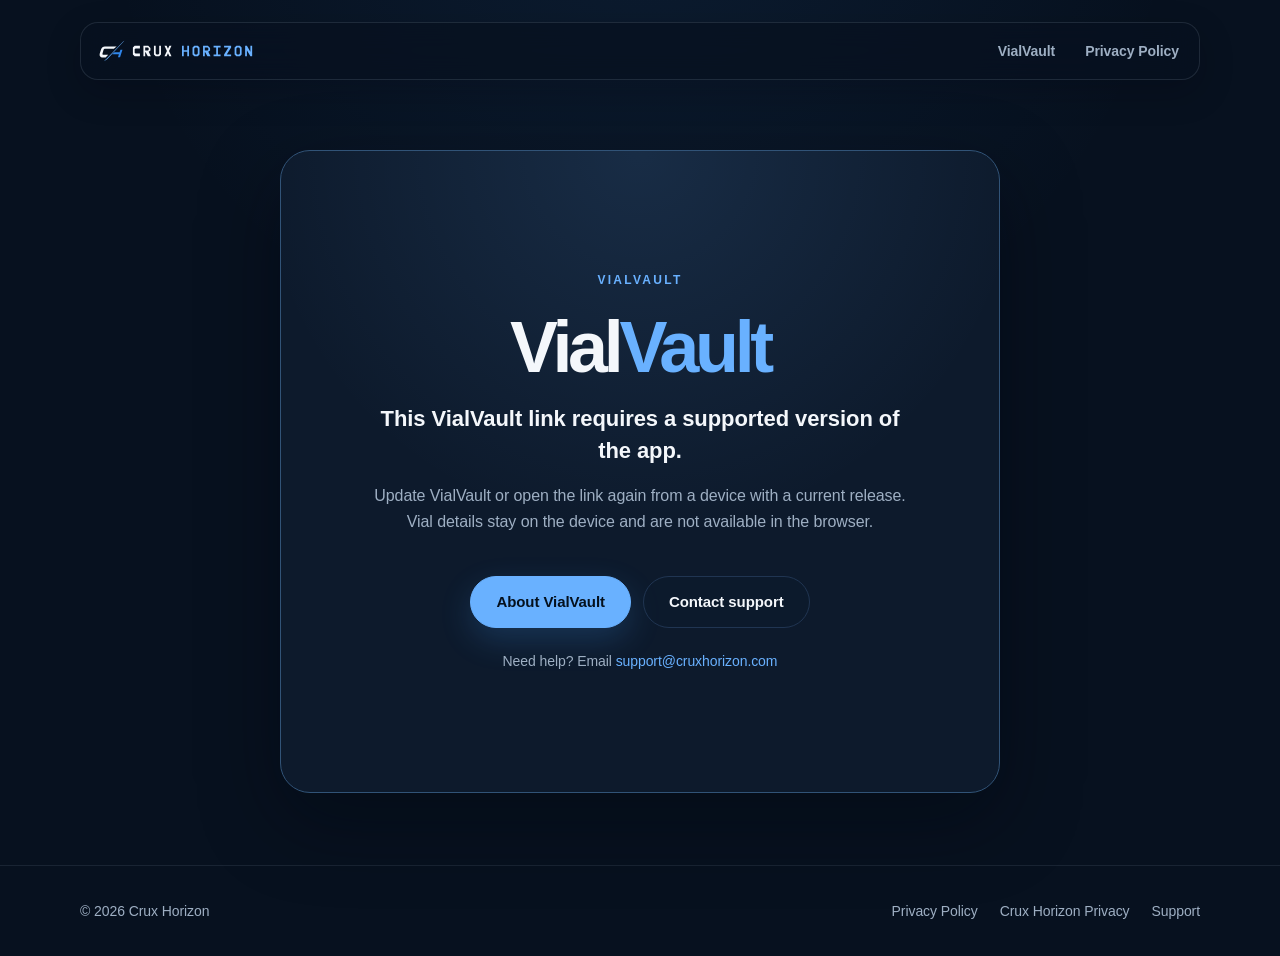
<file: v/unsupported.html>
<!DOCTYPE html>
<html lang="en">
<head>
  <meta charset="UTF-8">
  <meta name="viewport" content="width=device-width, initial-scale=1.0">
  <meta name="description" content="This VialVault link requires a supported version of the VialVault app.">
  <meta name="robots" content="noindex, nofollow">
  <link rel="canonical" href="https://cruxhorizon.com/v/">
  <link rel="icon" href="/assets/images/brand/favicon.svg" type="image/svg+xml">

  <meta property="og:title" content="VialVault link">
  <meta property="og:description" content="This VialVault link requires a supported version of the app.">
  <meta property="og:type" content="website">
  <meta property="og:site_name" content="Crux Horizon">

  <meta name="twitter:card" content="summary">
  <meta name="twitter:title" content="VialVault link">
  <meta name="twitter:description" content="This VialVault link requires a supported version of the app.">

  <title>VialVault Link | Crux Horizon</title>
  <link rel="stylesheet" href="/assets/css/site.css">
</head>

<body class="vialvault-page vial-link-page">
  <a class="skip-link" href="#main-content">Skip to main content</a>

  <header class="product-header">
    <nav class="product-nav container" aria-label="Product navigation">
      <a class="brand" href="/">
        <img class="brand-logo" src="/assets/images/brand/logo-on-dark.svg" alt="Crux Horizon">
      </a>
      <div class="product-nav-links">
        <a href="/products/vialvault/">VialVault</a>
        <a href="/products/vialvault/privacy.html">Privacy Policy</a>
      </div>
    </nav>
  </header>

  <main id="main-content">
    <section class="vial-link-panel" aria-labelledby="vial-link-title">
      <div class="container">
        <p class="product-eyebrow">VialVault</p>
        <h1 id="vial-link-title">Vial<span>Vault</span></h1>
        <p class="vial-link-lead">
          This VialVault link requires a supported version of the app.
        </p>
        <p class="vial-link-copy">
          Update VialVault or open the link again from a device with a current
          release. Vial details stay on the device and are not available in the browser.
        </p>
        <div class="product-actions">
          <a class="product-button" href="/products/vialvault/">About VialVault</a>
          <a class="product-button product-button-secondary" href="mailto:support@cruxhorizon.com">Contact support</a>
        </div>
        <p class="vial-link-support">
          Need help? Email
          <a href="mailto:support@cruxhorizon.com">support@cruxhorizon.com</a>
        </p>
      </div>
    </section>
  </main>

  <footer class="product-footer">
    <div class="product-footer-inner container">
      <p>&copy; 2026 Crux Horizon</p>
      <nav aria-label="Footer navigation">
        <a href="/products/vialvault/privacy.html">Privacy Policy</a>
        <a href="/privacy.html">Crux Horizon Privacy</a>
        <a href="mailto:support@cruxhorizon.com">Support</a>
      </nav>
    </div>
  </footer>
</body>
</html>
</file>
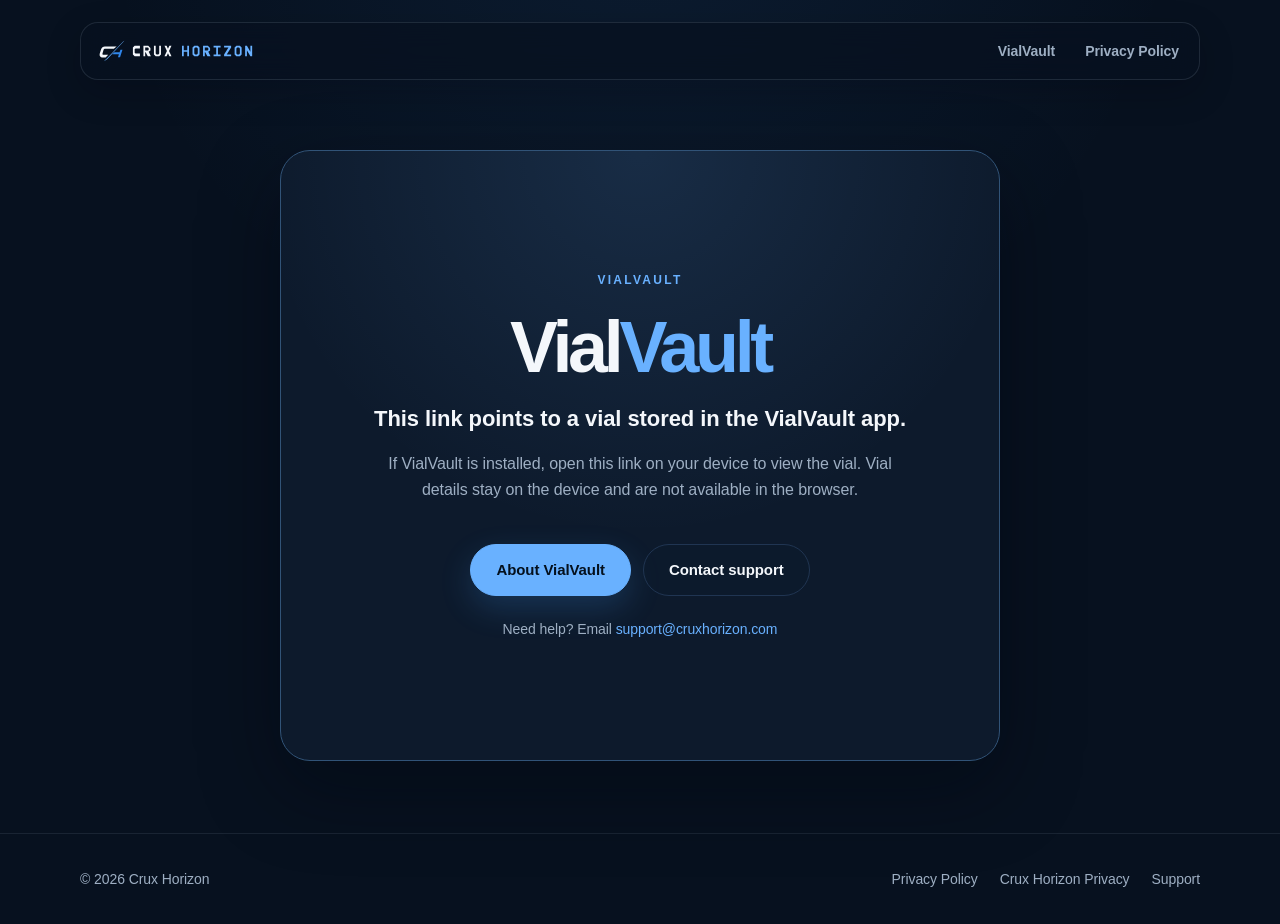
<file: v/v1.html>
<!DOCTYPE html>
<html lang="en">
<head>
  <meta charset="UTF-8">
  <meta name="viewport" content="width=device-width, initial-scale=1.0">
  <meta name="description" content="This VialVault link opens vial details in the VialVault app on your device.">
  <meta name="robots" content="noindex, nofollow">
  <link rel="canonical" href="https://cruxhorizon.com/v/">
  <link rel="icon" href="/assets/images/brand/favicon.svg" type="image/svg+xml">

  <meta property="og:title" content="VialVault link">
  <meta property="og:description" content="This link points to a vial stored in the VialVault app.">
  <meta property="og:type" content="website">
  <meta property="og:site_name" content="Crux Horizon">

  <meta name="twitter:card" content="summary">
  <meta name="twitter:title" content="VialVault link">
  <meta name="twitter:description" content="This link points to a vial stored in the VialVault app.">

  <title>VialVault Link | Crux Horizon</title>
  <link rel="stylesheet" href="/assets/css/site.css">
</head>

<body class="vialvault-page vial-link-page">
  <a class="skip-link" href="#main-content">Skip to main content</a>

  <header class="product-header">
    <nav class="product-nav container" aria-label="Product navigation">
      <a class="brand" href="/">
        <img class="brand-logo" src="/assets/images/brand/logo-on-dark.svg" alt="Crux Horizon">
      </a>
      <div class="product-nav-links">
        <a href="/products/vialvault/">VialVault</a>
        <a href="/products/vialvault/privacy.html">Privacy Policy</a>
      </div>
    </nav>
  </header>

  <main id="main-content">
    <section class="vial-link-panel" aria-labelledby="vial-link-title">
      <div class="container">
        <p class="product-eyebrow">VialVault</p>
        <h1 id="vial-link-title">Vial<span>Vault</span></h1>
        <p class="vial-link-lead">
          This link points to a vial stored in the VialVault app.
        </p>
        <p class="vial-link-copy">
          If VialVault is installed, open this link on your device to view the vial.
          Vial details stay on the device and are not available in the browser.
        </p>
        <div class="product-actions">
          <a class="product-button" href="/products/vialvault/">About VialVault</a>
          <a class="product-button product-button-secondary" href="mailto:support@cruxhorizon.com">Contact support</a>
        </div>
        <p class="vial-link-support">
          Need help? Email
          <a href="mailto:support@cruxhorizon.com">support@cruxhorizon.com</a>
        </p>
      </div>
    </section>
  </main>

  <footer class="product-footer">
    <div class="product-footer-inner container">
      <p>&copy; 2026 Crux Horizon</p>
      <nav aria-label="Footer navigation">
        <a href="/products/vialvault/privacy.html">Privacy Policy</a>
        <a href="/privacy.html">Crux Horizon Privacy</a>
        <a href="mailto:support@cruxhorizon.com">Support</a>
      </nav>
    </div>
  </footer>
</body>
</html>
</file>
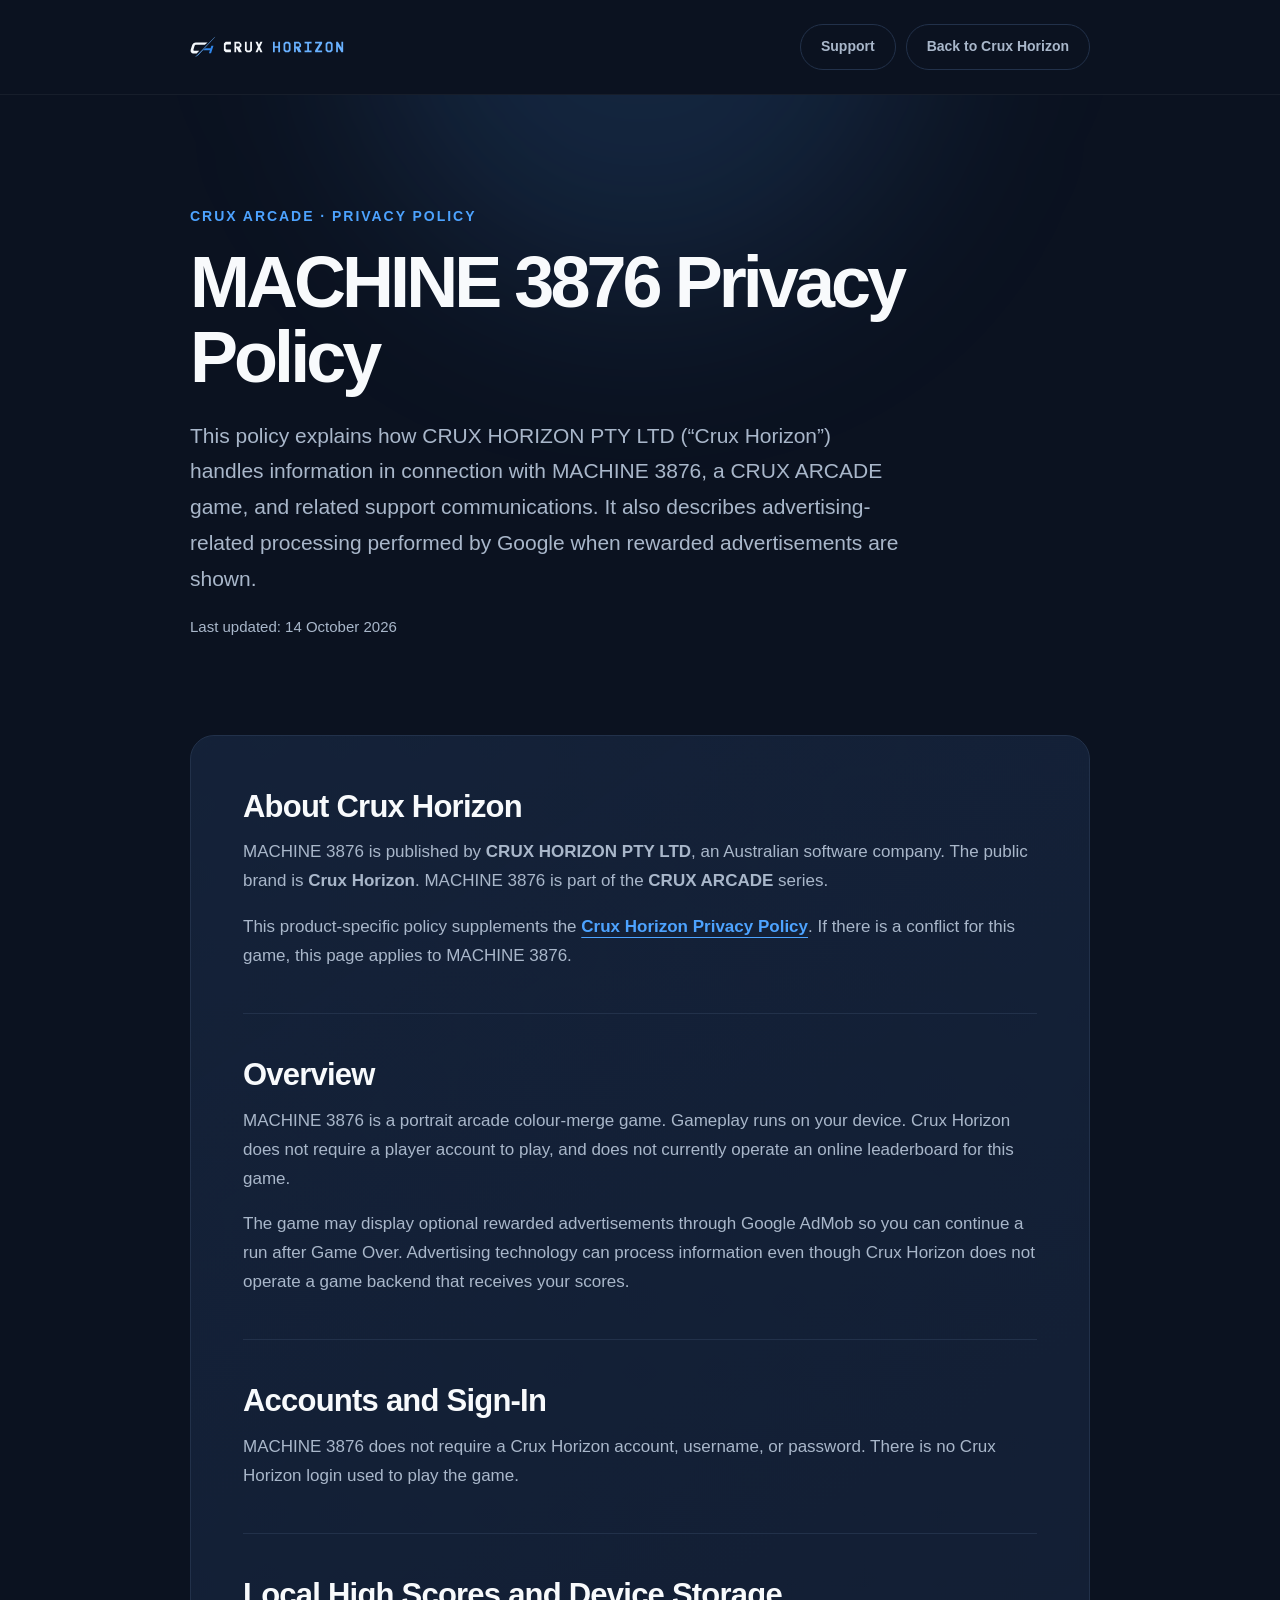
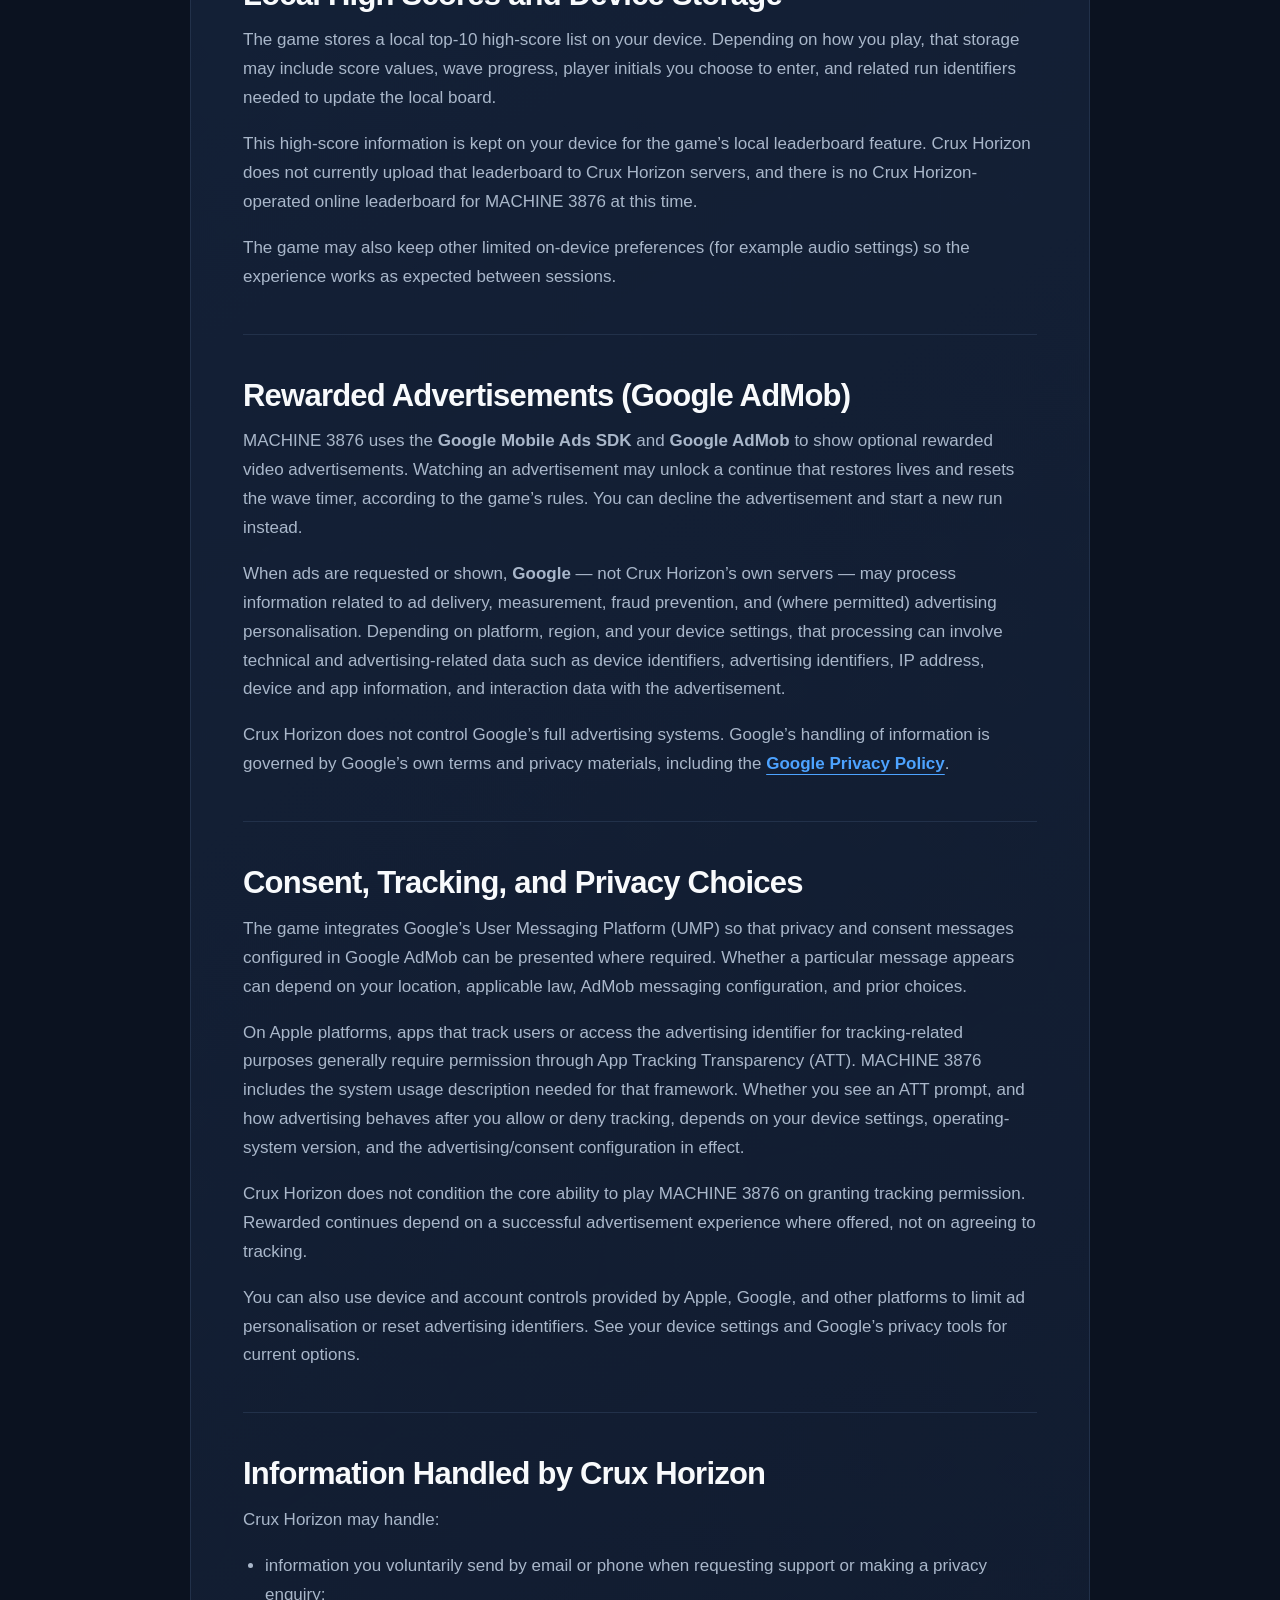
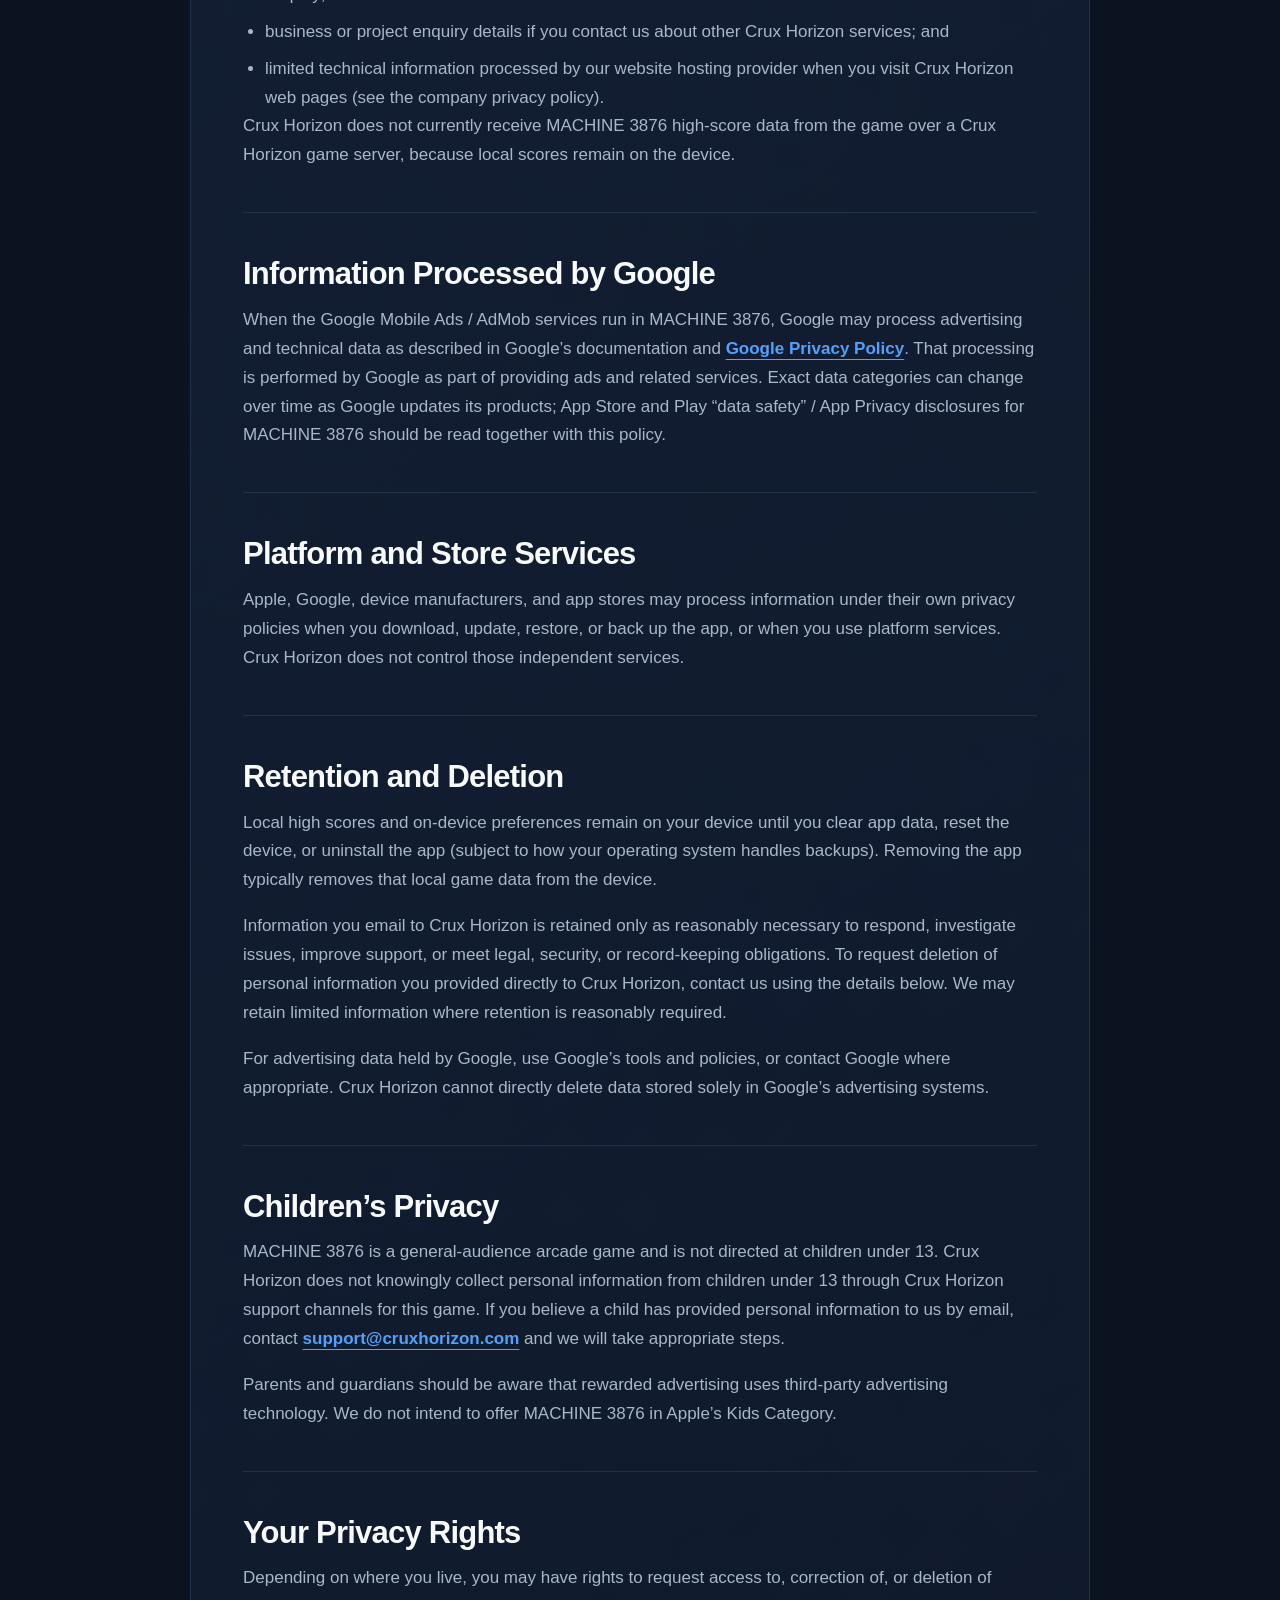
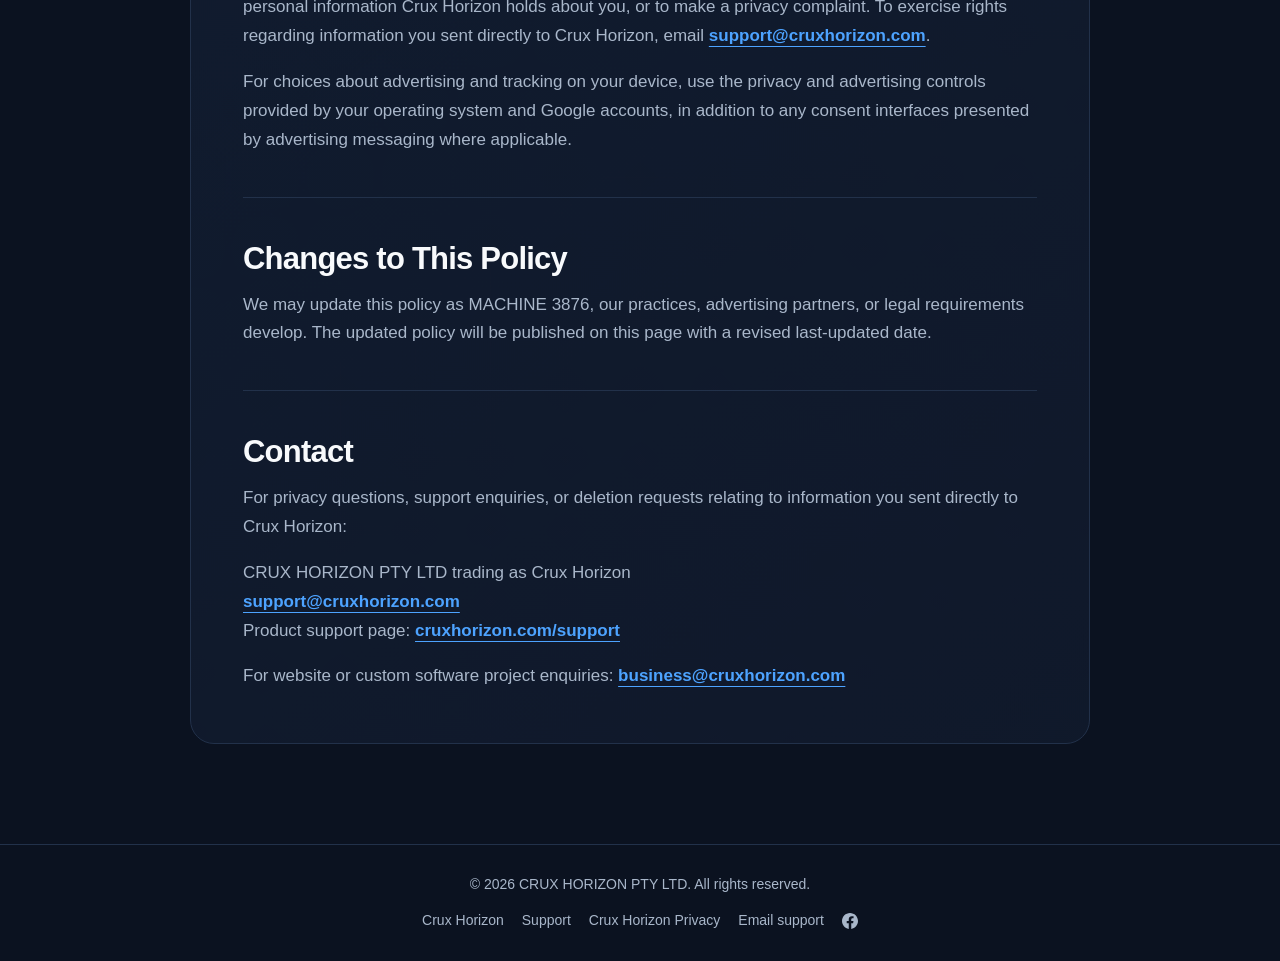
<file: products/machine-3876/privacy.html>
<!DOCTYPE html>
<html lang="en">
<head>
  <meta charset="UTF-8">
  <meta name="viewport" content="width=device-width, initial-scale=1.0">
  <meta name="description" content="Privacy policy for MACHINE 3876, a CRUX ARCADE game by CRUX HORIZON PTY LTD (Crux Horizon), including local scores and Google AdMob rewarded advertisements.">
  <link rel="canonical" href="https://cruxhorizon.com/products/machine-3876/privacy">
  <link rel="icon" href="/assets/images/brand/favicon.svg" type="image/svg+xml">
  <!-- Enable when the real file exists:
  <link rel="apple-touch-icon" href="/assets/images/brand/apple-touch-icon.png">
  -->

  <meta property="og:title" content="MACHINE 3876 Privacy Policy — Crux Horizon">
  <meta property="og:description" content="Privacy policy for MACHINE 3876, a CRUX ARCADE game by CRUX HORIZON PTY LTD (Crux Horizon), including local scores and Google AdMob rewarded advertisements.">
  <meta property="og:type" content="website">
  <meta property="og:url" content="https://cruxhorizon.com/products/machine-3876/privacy">
  <!-- Enable when the real social preview exists:
  <meta property="og:image" content="https://cruxhorizon.com/assets/images/brand/social-preview.png">
  -->
  <meta property="og:site_name" content="Crux Horizon">

  <meta name="twitter:card" content="summary">
  <meta name="twitter:title" content="MACHINE 3876 Privacy Policy — Crux Horizon">
  <meta name="twitter:description" content="Privacy policy for MACHINE 3876, a CRUX ARCADE game by CRUX HORIZON PTY LTD (Crux Horizon), including local scores and Google AdMob rewarded advertisements.">
  <!-- Enable with social-preview.png and change twitter:card to summary_large_image:
  <meta name="twitter:image" content="https://cruxhorizon.com/assets/images/brand/social-preview.png">
  -->

  <title>MACHINE 3876 Privacy Policy — Crux Horizon</title>
  <link rel="stylesheet" href="../../assets/css/site.css">

  <style>
    :root {
      --max-width: 900px;
    }

    body {
      line-height: 1.7;
    }

    .container {
      width: min(calc(100% - 40px), var(--max-width));
      margin: 0 auto;
    }

    .site-header {
      padding: 24px 0;
      border-bottom: 1px solid rgba(255, 255, 255, 0.05);
    }

    .nav {
      display: flex;
      align-items: center;
      justify-content: space-between;
      gap: 24px;
    }

    .brand {
      font-size: 20px;
      font-weight: 750;
      letter-spacing: -0.5px;
      text-decoration: none;
    }

    .brand span,
    .eyebrow,
    .contact-link {
      color: var(--accent);
    }

    .back-link {
      display: inline-flex;
      align-items: center;
      justify-content: center;
      padding: 10px 20px;
      border: 1px solid var(--border);
      border-radius: 999px;
      color: var(--muted);
      font-size: 14px;
      font-weight: 650;
      text-decoration: none;
      transition: border-color 0.2s ease, color 0.2s ease, transform 0.2s ease;
    }

    .back-link:hover,
    .back-link:focus-visible {
      border-color: var(--accent);
      color: var(--text);
      transform: translateY(-1px);
    }

    .header-actions {
      display: flex;
      flex-wrap: wrap;
      align-items: center;
      justify-content: flex-end;
      gap: 10px;
    }

    .hero {
      position: relative;
      overflow: hidden;
      padding: 110px 0 80px;
    }

    .hero::before {
      content: "";
      position: absolute;
      width: 560px;
      height: 560px;
      top: -370px;
      left: 50%;
      border-radius: 50%;
      background: rgba(77, 163, 255, 0.14);
      filter: blur(100px);
      transform: translateX(-50%);
      pointer-events: none;
    }

    .hero-content {
      position: relative;
    }

    .eyebrow {
      margin: 0 0 16px;
      font-size: 14px;
      font-weight: 700;
      letter-spacing: 0.14em;
      text-transform: uppercase;
    }

    h1,
    h2,
    p {
      margin-top: 0;
    }

    h1 {
      margin-bottom: 22px;
      font-size: clamp(46px, 8vw, 72px);
      line-height: 1.05;
      letter-spacing: -0.055em;
    }

    .intro {
      max-width: 720px;
      margin-bottom: 0;
      color: var(--muted);
      font-size: clamp(18px, 2.5vw, 21px);
    }

    .effective-date {
      margin-top: 18px;
      color: var(--muted);
      font-size: 15px;
    }

    .policy {
      padding: 0 0 100px;
    }

    .policy-card {
      padding: 52px;
      border: 1px solid var(--border);
      border-radius: 24px;
      background: linear-gradient(145deg, rgba(21, 35, 59, 0.9), rgba(17, 27, 46, 0.75));
    }

    .policy-section + .policy-section {
      margin-top: 42px;
      padding-top: 42px;
      border-top: 1px solid var(--border);
    }

    h2 {
      margin-bottom: 12px;
      font-size: clamp(24px, 4vw, 31px);
      line-height: 1.25;
      letter-spacing: -0.025em;
    }

    .policy-section p,
    .policy-section li {
      color: var(--muted);
      font-size: 17px;
    }

    .policy-section p:last-child,
    .policy-section ul:last-child {
      margin-bottom: 0;
    }

    .policy-section ul {
      margin: 14px 0 0;
      padding-left: 22px;
    }

    .policy-section li + li {
      margin-top: 8px;
    }

    .contact-link {
      font-weight: 650;
      text-decoration-thickness: 1px;
      text-underline-offset: 5px;
    }

    footer {
      padding: 28px 0;
      border-top: 1px solid var(--border);
      color: var(--muted);
      font-size: 14px;
      text-align: center;
    }

    footer p {
      margin: 0;
    }

    .footer-links {
      display: flex;
      flex-wrap: wrap;
      justify-content: center;
      align-items: center;
      gap: 18px;
      margin-top: 12px;
    }

    .footer-links a {
      color: var(--muted);
      text-decoration: none;
    }

    .footer-links a:hover,
    .footer-links a:focus-visible {
      color: var(--accent);
    }

    @media (max-width: 640px) {
      .container {
        width: min(calc(100% - 28px), var(--max-width));
      }

      .site-header {
        padding: 18px 0;
      }

      .nav {
        align-items: flex-start;
        flex-direction: column;
        gap: 14px;
      }

      .header-actions {
        width: 100%;
        justify-content: flex-start;
      }

      .back-link {
        padding: 8px 14px;
        font-size: 13px;
      }

      .hero {
        padding: 82px 0 58px;
      }

      .policy {
        padding-bottom: 72px;
      }

      .policy-card {
        padding: 30px 24px;
        border-radius: 20px;
      }

      .policy-section + .policy-section {
        margin-top: 32px;
        padding-top: 32px;
      }
    }
  </style>
</head>

<body>
  <a class="skip-link" href="#main-content">Skip to main content</a>
  <header class="site-header">
    <nav class="nav container" aria-label="Page navigation">
      <a class="brand" href="/">
        <img class="brand-logo" src="../../assets/images/brand/logo-on-dark.svg" alt="Crux Horizon">
      </a>
      <div class="header-actions">
        <a class="back-link" href="/support">Support</a>
        <a class="back-link" href="/">Back to Crux Horizon</a>
      </div>
    </nav>
  </header>

  <main id="main-content">
    <section class="hero" aria-labelledby="page-title">
      <div class="hero-content container">
        <p class="eyebrow">CRUX ARCADE · Privacy Policy</p>
        <h1 id="page-title">MACHINE 3876 Privacy Policy</h1>
        <p class="intro">
          This policy explains how CRUX HORIZON PTY LTD (“Crux Horizon”) handles information in connection with MACHINE 3876, a CRUX ARCADE game, and related support communications. It also describes advertising-related processing performed by Google when rewarded advertisements are shown.
        </p>
        <p class="effective-date">Last updated: 14 October 2026</p>
      </div>
    </section>

    <div class="policy">
      <div class="policy-card container">
        <!--
          VERIFICATION NOTES (not shown to users; review before App Store Connect labels):
          - Confirm AdMob Privacy & messaging (UMP + IDFA) messages are published in AdMob.
          - Confirm ATT prompt behaviour on device QA; do not claim it always appears.
          - Confirm whether an in-app privacy-options entry point is required/implemented.
          - Align App Privacy nutrition labels with Google Mobile Ads data practices.
          - Confirm age rating / Kids Category status before launch wording changes.
        -->
        <section class="policy-section" aria-labelledby="about">
          <h2 id="about">About Crux Horizon</h2>
          <p>
            MACHINE 3876 is published by <strong>CRUX HORIZON PTY LTD</strong>, an Australian software company. The public brand is <strong>Crux Horizon</strong>. MACHINE 3876 is part of the <strong>CRUX ARCADE</strong> series.
          </p>
          <p>
            This product-specific policy supplements the
            <a class="contact-link" href="/privacy">Crux Horizon Privacy Policy</a>.
            If there is a conflict for this game, this page applies to MACHINE 3876.
          </p>
        </section>

        <section class="policy-section" aria-labelledby="overview">
          <h2 id="overview">Overview</h2>
          <p>
            MACHINE 3876 is a portrait arcade colour-merge game. Gameplay runs on your device. Crux Horizon does not require a player account to play, and does not currently operate an online leaderboard for this game.
          </p>
          <p>
            The game may display optional rewarded advertisements through Google AdMob so you can continue a run after Game Over. Advertising technology can process information even though Crux Horizon does not operate a game backend that receives your scores.
          </p>
        </section>

        <section class="policy-section" aria-labelledby="accounts">
          <h2 id="accounts">Accounts and Sign-In</h2>
          <p>
            MACHINE 3876 does not require a Crux Horizon account, username, or password. There is no Crux Horizon login used to play the game.
          </p>
        </section>

        <section class="policy-section" aria-labelledby="local-scores">
          <h2 id="local-scores">Local High Scores and Device Storage</h2>
          <p>
            The game stores a local top-10 high-score list on your device. Depending on how you play, that storage may include score values, wave progress, player initials you choose to enter, and related run identifiers needed to update the local board.
          </p>
          <p>
            This high-score information is kept on your device for the game’s local leaderboard feature. Crux Horizon does not currently upload that leaderboard to Crux Horizon servers, and there is no Crux Horizon-operated online leaderboard for MACHINE 3876 at this time.
          </p>
          <p>
            The game may also keep other limited on-device preferences (for example audio settings) so the experience works as expected between sessions.
          </p>
        </section>

        <section class="policy-section" aria-labelledby="advertising">
          <h2 id="advertising">Rewarded Advertisements (Google AdMob)</h2>
          <p>
            MACHINE 3876 uses the <strong>Google Mobile Ads SDK</strong> and <strong>Google AdMob</strong> to show optional rewarded video advertisements. Watching an advertisement may unlock a continue that restores lives and resets the wave timer, according to the game’s rules. You can decline the advertisement and start a new run instead.
          </p>
          <p>
            When ads are requested or shown, <strong>Google</strong> — not Crux Horizon’s own servers — may process information related to ad delivery, measurement, fraud prevention, and (where permitted) advertising personalisation. Depending on platform, region, and your device settings, that processing can involve technical and advertising-related data such as device identifiers, advertising identifiers, IP address, device and app information, and interaction data with the advertisement.
          </p>
          <p>
            Crux Horizon does not control Google’s full advertising systems. Google’s handling of information is governed by Google’s own terms and privacy materials, including the
            <a class="contact-link" href="https://policies.google.com/privacy" target="_blank" rel="noopener noreferrer">Google Privacy Policy</a>.
          </p>
        </section>

        <section class="policy-section" aria-labelledby="consent-tracking">
          <h2 id="consent-tracking">Consent, Tracking, and Privacy Choices</h2>
          <p>
            The game integrates Google’s User Messaging Platform (UMP) so that privacy and consent messages configured in Google AdMob can be presented where required. Whether a particular message appears can depend on your location, applicable law, AdMob messaging configuration, and prior choices.
          </p>
          <p>
            On Apple platforms, apps that track users or access the advertising identifier for tracking-related purposes generally require permission through App Tracking Transparency (ATT). MACHINE 3876 includes the system usage description needed for that framework. Whether you see an ATT prompt, and how advertising behaves after you allow or deny tracking, depends on your device settings, operating-system version, and the advertising/consent configuration in effect.
          </p>
          <p>
            Crux Horizon does not condition the core ability to play MACHINE 3876 on granting tracking permission. Rewarded continues depend on a successful advertisement experience where offered, not on agreeing to tracking.
          </p>
          <p>
            You can also use device and account controls provided by Apple, Google, and other platforms to limit ad personalisation or reset advertising identifiers. See your device settings and Google’s privacy tools for current options.
          </p>
        </section>

        <section class="policy-section" aria-labelledby="what-crux-handles">
          <h2 id="what-crux-handles">Information Handled by Crux Horizon</h2>
          <p>Crux Horizon may handle:</p>
          <ul>
            <li>information you voluntarily send by email or phone when requesting support or making a privacy enquiry;</li>
            <li>business or project enquiry details if you contact us about other Crux Horizon services; and</li>
            <li>limited technical information processed by our website hosting provider when you visit Crux Horizon web pages (see the company privacy policy).</li>
          </ul>
          <p>
            Crux Horizon does not currently receive MACHINE 3876 high-score data from the game over a Crux Horizon game server, because local scores remain on the device.
          </p>
        </section>

        <section class="policy-section" aria-labelledby="what-google-handles">
          <h2 id="what-google-handles">Information Processed by Google</h2>
          <p>
            When the Google Mobile Ads / AdMob services run in MACHINE 3876, Google may process advertising and technical data as described in Google’s documentation and
            <a class="contact-link" href="https://policies.google.com/privacy" target="_blank" rel="noopener noreferrer">Google Privacy Policy</a>.
            That processing is performed by Google as part of providing ads and related services. Exact data categories can change over time as Google updates its products; App Store and Play “data safety” / App Privacy disclosures for MACHINE 3876 should be read together with this policy.
          </p>
        </section>

        <section class="policy-section" aria-labelledby="platform-services">
          <h2 id="platform-services">Platform and Store Services</h2>
          <p>
            Apple, Google, device manufacturers, and app stores may process information under their own privacy policies when you download, update, restore, or back up the app, or when you use platform services. Crux Horizon does not control those independent services.
          </p>
        </section>

        <section class="policy-section" aria-labelledby="retention-deletion">
          <h2 id="retention-deletion">Retention and Deletion</h2>
          <p>
            Local high scores and on-device preferences remain on your device until you clear app data, reset the device, or uninstall the app (subject to how your operating system handles backups). Removing the app typically removes that local game data from the device.
          </p>
          <p>
            Information you email to Crux Horizon is retained only as reasonably necessary to respond, investigate issues, improve support, or meet legal, security, or record-keeping obligations. To request deletion of personal information you provided directly to Crux Horizon, contact us using the details below. We may retain limited information where retention is reasonably required.
          </p>
          <p>
            For advertising data held by Google, use Google’s tools and policies, or contact Google where appropriate. Crux Horizon cannot directly delete data stored solely in Google’s advertising systems.
          </p>
        </section>

        <section class="policy-section" aria-labelledby="children">
          <h2 id="children">Children’s Privacy</h2>
          <p>
            MACHINE 3876 is a general-audience arcade game and is not directed at children under 13. Crux Horizon does not knowingly collect personal information from children under 13 through Crux Horizon support channels for this game. If you believe a child has provided personal information to us by email, contact
            <a class="contact-link" href="mailto:support@cruxhorizon.com">support@cruxhorizon.com</a>
            and we will take appropriate steps.
          </p>
          <p>
            Parents and guardians should be aware that rewarded advertising uses third-party advertising technology. We do not intend to offer MACHINE 3876 in Apple’s Kids Category.
          </p>
        </section>

        <section class="policy-section" aria-labelledby="rights">
          <h2 id="rights">Your Privacy Rights</h2>
          <p>
            Depending on where you live, you may have rights to request access to, correction of, or deletion of personal information Crux Horizon holds about you, or to make a privacy complaint. To exercise rights regarding information you sent directly to Crux Horizon, email
            <a class="contact-link" href="mailto:support@cruxhorizon.com">support@cruxhorizon.com</a>.
          </p>
          <p>
            For choices about advertising and tracking on your device, use the privacy and advertising controls provided by your operating system and Google accounts, in addition to any consent interfaces presented by advertising messaging where applicable.
          </p>
        </section>

        <section class="policy-section" aria-labelledby="changes">
          <h2 id="changes">Changes to This Policy</h2>
          <p>
            We may update this policy as MACHINE 3876, our practices, advertising partners, or legal requirements develop. The updated policy will be published on this page with a revised last-updated date.
          </p>
        </section>

        <section class="policy-section" aria-labelledby="contact">
          <h2 id="contact">Contact</h2>
          <p>
            For privacy questions, support enquiries, or deletion requests relating to information you sent directly to Crux Horizon:
          </p>
          <p>
            CRUX HORIZON PTY LTD trading as Crux Horizon<br>
            <a class="contact-link" href="mailto:support@cruxhorizon.com">support@cruxhorizon.com</a><br>
            Product support page:
            <a class="contact-link" href="/support">cruxhorizon.com/support</a>
          </p>
          <p>
            For website or custom software project enquiries:
            <a class="contact-link" href="mailto:business@cruxhorizon.com">business@cruxhorizon.com</a>
          </p>
        </section>
      </div>
    </div>
  </main>

  <footer>
    <div class="container">
      <p>&copy; 2026 CRUX HORIZON PTY LTD. All rights reserved.</p>
      <nav class="footer-links" aria-label="Footer navigation">
        <a href="/">Crux Horizon</a>
        <a href="/support">Support</a>
        <a href="/privacy">Crux Horizon Privacy</a>
        <a href="mailto:support@cruxhorizon.com">Email support</a>
        <a class="footer-facebook" href="https://www.facebook.com/CruxHorizon/" target="_blank" rel="noopener noreferrer" aria-label="Crux Horizon on Facebook">
          <svg xmlns="http://www.w3.org/2000/svg" viewBox="0 0 24 24" aria-hidden="true" focusable="false"><path fill="currentColor" d="M24 12.073c0-6.627-5.373-12-12-12s-12 5.373-12 12c0 5.99 4.388 10.954 10.125 11.854v-8.385H7.078v-3.47h3.047V9.43c0-3.007 1.792-4.669 4.533-4.669 1.312 0 2.686.235 2.686.235v2.953H15.83c-1.491 0-1.956.925-1.956 1.874v2.25h3.328l-.532 3.47h-2.796v8.385C19.612 23.027 24 18.062 24 12.073z"/></svg>
        </a>
      </nav>
    </div>
  </footer>
</body>
</html>
</file>
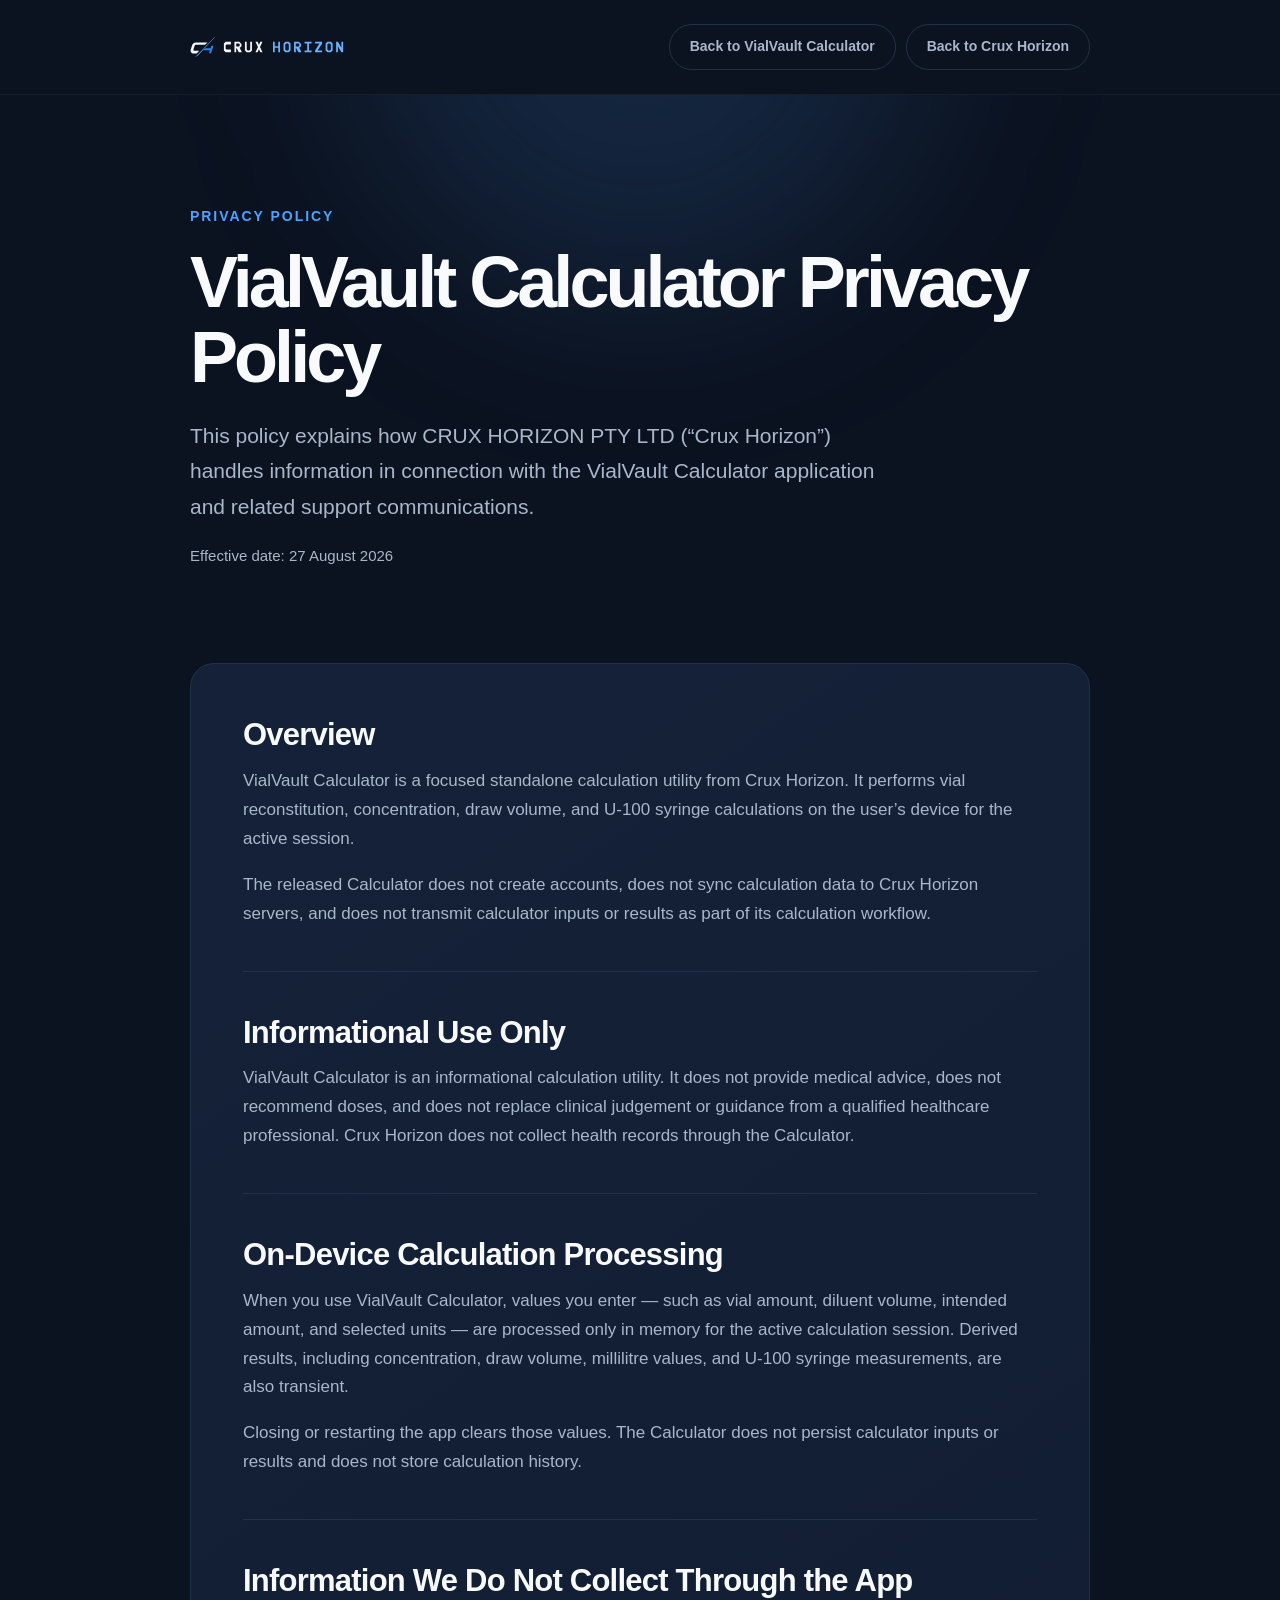
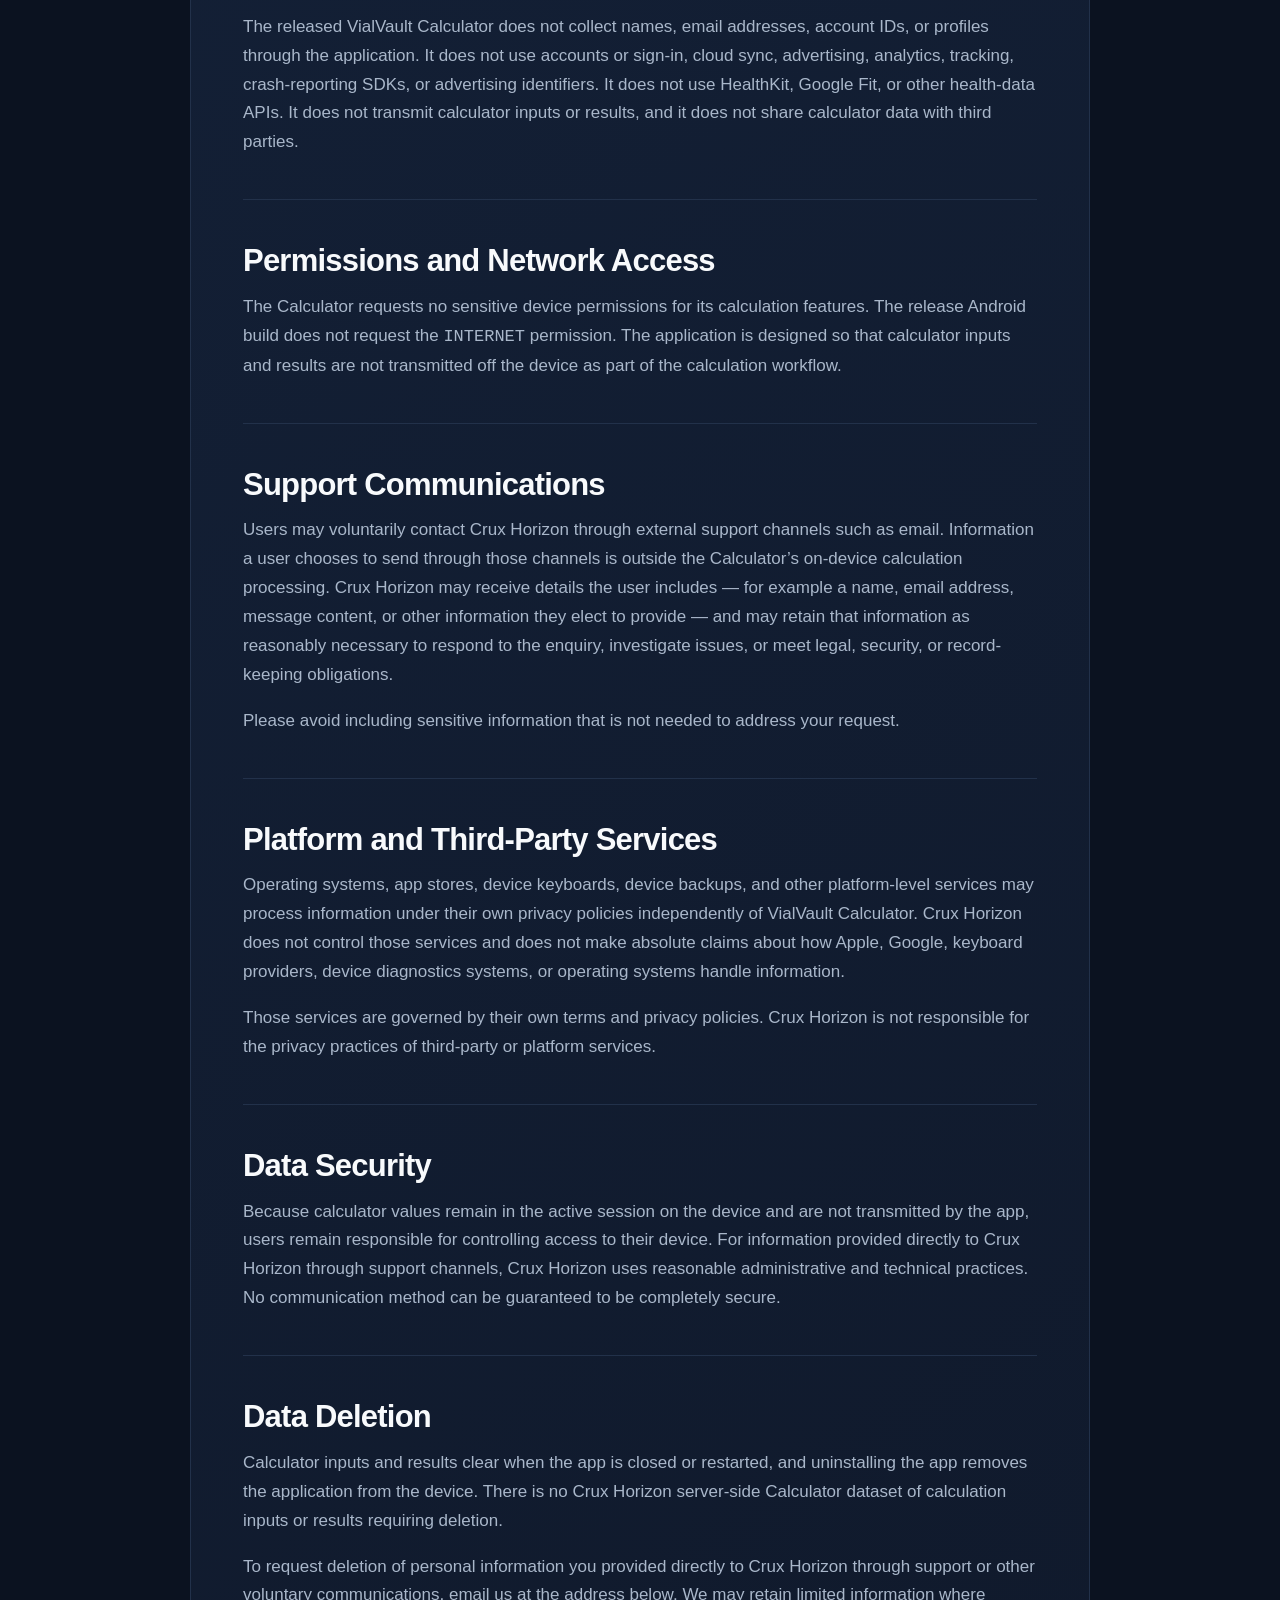
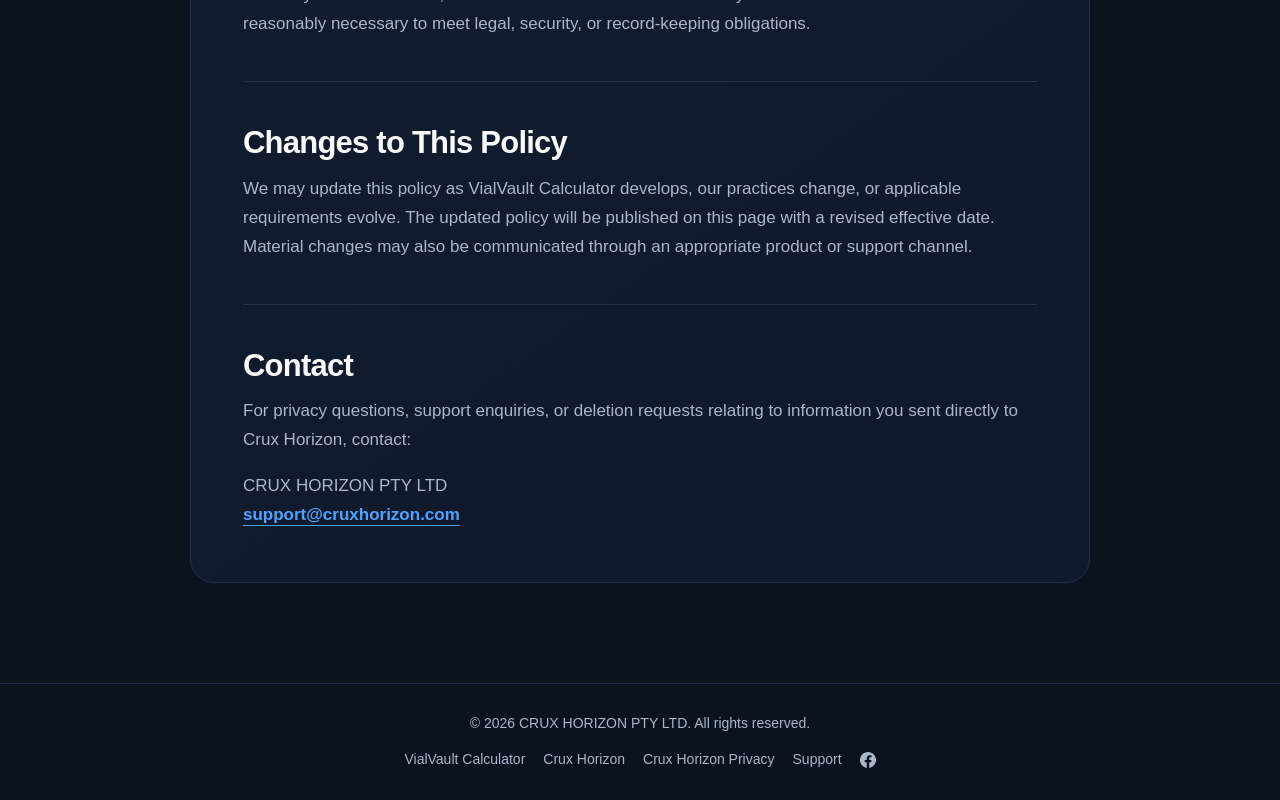
<file: products/vialvault-calculator/privacy.html>
<!DOCTYPE html>
<html lang="en">
<head>
  <meta charset="UTF-8">
  <meta name="viewport" content="width=device-width, initial-scale=1.0">
  <meta name="description" content="Learn how VialVault Calculator processes calculation values on-device and how CRUX HORIZON PTY LTD handles support communications.">
  <link rel="canonical" href="https://cruxhorizon.com/products/vialvault-calculator/privacy.html">
  <link rel="icon" href="/assets/images/brand/favicon.svg" type="image/svg+xml">
  <!-- Enable when the real file exists:
  <link rel="apple-touch-icon" href="/assets/images/brand/apple-touch-icon.png">
  -->

  <meta property="og:title" content="VialVault Calculator Privacy Policy — Crux Horizon">
  <meta property="og:description" content="Learn how VialVault Calculator processes calculation values on-device and how CRUX HORIZON PTY LTD handles support communications.">
  <meta property="og:type" content="website">
  <meta property="og:url" content="https://cruxhorizon.com/products/vialvault-calculator/privacy.html">
  <!-- Enable when the real social preview exists:
  <meta property="og:image" content="https://cruxhorizon.com/assets/images/brand/social-preview.png">
  -->
  <meta property="og:site_name" content="Crux Horizon">

  <meta name="twitter:card" content="summary">
  <meta name="twitter:title" content="VialVault Calculator Privacy Policy — Crux Horizon">
  <meta name="twitter:description" content="Learn how VialVault Calculator processes calculation values on-device and how CRUX HORIZON PTY LTD handles support communications.">
  <!-- Enable with social-preview.png and change twitter:card to summary_large_image:
  <meta name="twitter:image" content="https://cruxhorizon.com/assets/images/brand/social-preview.png">
  -->

  <title>VialVault Calculator Privacy Policy — Crux Horizon</title>
  <link rel="stylesheet" href="../../assets/css/site.css">

  <style>
    :root {
      --max-width: 900px;
    }

    body {
      line-height: 1.7;
    }

    .container {
      width: min(calc(100% - 40px), var(--max-width));
      margin: 0 auto;
    }

    .site-header {
      padding: 24px 0;
      border-bottom: 1px solid rgba(255, 255, 255, 0.05);
    }

    .nav {
      display: flex;
      align-items: center;
      justify-content: space-between;
      gap: 24px;
    }

    .brand {
      font-size: 20px;
      font-weight: 750;
      letter-spacing: -0.5px;
      text-decoration: none;
    }

    .brand span,
    .eyebrow,
    .contact-link {
      color: var(--accent);
    }

    .back-link {
      display: inline-flex;
      align-items: center;
      justify-content: center;
      padding: 10px 20px;
      border: 1px solid var(--border);
      border-radius: 999px;
      color: var(--muted);
      font-size: 14px;
      font-weight: 650;
      text-decoration: none;
      transition: border-color 0.2s ease, color 0.2s ease, transform 0.2s ease;
    }

    .back-link:hover,
    .back-link:focus-visible {
      border-color: var(--accent);
      color: var(--text);
      transform: translateY(-1px);
    }

    .header-actions {
      display: flex;
      flex-wrap: wrap;
      align-items: center;
      justify-content: flex-end;
      gap: 10px;
    }

    .hero {
      position: relative;
      overflow: hidden;
      padding: 110px 0 80px;
    }

    .hero::before {
      content: "";
      position: absolute;
      width: 560px;
      height: 560px;
      top: -370px;
      left: 50%;
      border-radius: 50%;
      background: rgba(77, 163, 255, 0.14);
      filter: blur(100px);
      transform: translateX(-50%);
      pointer-events: none;
    }

    .hero-content {
      position: relative;
    }

    .eyebrow {
      margin: 0 0 16px;
      font-size: 14px;
      font-weight: 700;
      letter-spacing: 0.14em;
      text-transform: uppercase;
    }

    h1,
    h2,
    p {
      margin-top: 0;
    }

    h1 {
      margin-bottom: 22px;
      font-size: clamp(46px, 8vw, 72px);
      line-height: 1.05;
      letter-spacing: -0.055em;
    }

    .intro {
      max-width: 720px;
      margin-bottom: 0;
      color: var(--muted);
      font-size: clamp(18px, 2.5vw, 21px);
    }

    .effective-date {
      margin-top: 18px;
      color: var(--muted);
      font-size: 15px;
    }

    .policy {
      padding: 0 0 100px;
    }

    .policy-card {
      padding: 52px;
      border: 1px solid var(--border);
      border-radius: 24px;
      background: linear-gradient(145deg, rgba(21, 35, 59, 0.9), rgba(17, 27, 46, 0.75));
    }

    .policy-section + .policy-section {
      margin-top: 42px;
      padding-top: 42px;
      border-top: 1px solid var(--border);
    }

    h2 {
      margin-bottom: 12px;
      font-size: clamp(24px, 4vw, 31px);
      line-height: 1.25;
      letter-spacing: -0.025em;
    }

    .policy-section p,
    .policy-section li {
      color: var(--muted);
      font-size: 17px;
    }

    .policy-section p:last-child,
    .policy-section ul:last-child {
      margin-bottom: 0;
    }

    .policy-section ul {
      margin: 14px 0 0;
      padding-left: 22px;
    }

    .policy-section li + li {
      margin-top: 8px;
    }

    .contact-link {
      font-weight: 650;
      text-decoration-thickness: 1px;
      text-underline-offset: 5px;
    }

    footer {
      padding: 28px 0;
      border-top: 1px solid var(--border);
      color: var(--muted);
      font-size: 14px;
      text-align: center;
    }

    footer p {
      margin: 0;
    }

    .footer-links {
      display: flex;
      flex-wrap: wrap;
      justify-content: center;
      align-items: center;
      gap: 18px;
      margin-top: 12px;
    }

    .footer-links a {
      color: var(--muted);
      text-decoration: none;
    }

    .footer-links a:hover,
    .footer-links a:focus-visible {
      color: var(--accent);
    }

    @media (max-width: 640px) {
      .container {
        width: min(calc(100% - 28px), var(--max-width));
      }

      .site-header {
        padding: 18px 0;
      }

      .nav {
        align-items: flex-start;
        flex-direction: column;
        gap: 14px;
      }

      .header-actions {
        width: 100%;
        justify-content: flex-start;
      }

      .back-link {
        padding: 8px 14px;
        font-size: 13px;
      }

      .hero {
        padding: 82px 0 58px;
      }

      .policy {
        padding-bottom: 72px;
      }

      .policy-card {
        padding: 30px 24px;
        border-radius: 20px;
      }

      .policy-section + .policy-section {
        margin-top: 32px;
        padding-top: 32px;
      }
    }
  </style>
</head>

<body>
  <a class="skip-link" href="#main-content">Skip to main content</a>
  <header class="site-header">
    <nav class="nav container" aria-label="Page navigation">
      <a class="brand" href="../../index.html">
        <img class="brand-logo" src="../../assets/images/brand/logo-on-dark.svg" alt="Crux Horizon">
      </a>
      <div class="header-actions">
        <a class="back-link" href="index.html">Back to VialVault Calculator</a>
        <a class="back-link" href="../../index.html">Back to Crux Horizon</a>
      </div>
    </nav>
  </header>

  <main id="main-content">
    <section class="hero" aria-labelledby="page-title">
      <div class="hero-content container">
        <p class="eyebrow">Privacy Policy</p>
        <h1 id="page-title">VialVault Calculator Privacy Policy</h1>
        <p class="intro">
          This policy explains how CRUX HORIZON PTY LTD (“Crux Horizon”) handles information in connection with the VialVault Calculator application and related support communications.
        </p>
        <p class="effective-date">Effective date: 27 August 2026</p>
      </div>
    </section>

    <div class="policy">
      <div class="policy-card container">
        <section class="policy-section" aria-labelledby="overview">
          <h2 id="overview">Overview</h2>
          <p>
            VialVault Calculator is a focused standalone calculation utility from Crux Horizon. It performs vial reconstitution, concentration, draw volume, and U-100 syringe calculations on the user’s device for the active session.
          </p>
          <p>
            The released Calculator does not create accounts, does not sync calculation data to Crux Horizon servers, and does not transmit calculator inputs or results as part of its calculation workflow.
          </p>
        </section>

        <section class="policy-section" aria-labelledby="informational-use">
          <h2 id="informational-use">Informational Use Only</h2>
          <p>
            VialVault Calculator is an informational calculation utility. It does not provide medical advice, does not recommend doses, and does not replace clinical judgement or guidance from a qualified healthcare professional. Crux Horizon does not collect health records through the Calculator.
          </p>
        </section>

        <section class="policy-section" aria-labelledby="on-device-processing">
          <h2 id="on-device-processing">On-Device Calculation Processing</h2>
          <p>
            When you use VialVault Calculator, values you enter — such as vial amount, diluent volume, intended amount, and selected units — are processed only in memory for the active calculation session. Derived results, including concentration, draw volume, millilitre values, and U-100 syringe measurements, are also transient.
          </p>
          <p>
            Closing or restarting the app clears those values. The Calculator does not persist calculator inputs or results and does not store calculation history.
          </p>
        </section>

        <section class="policy-section" aria-labelledby="information-we-do-not-collect">
          <h2 id="information-we-do-not-collect">Information We Do Not Collect Through the App</h2>
          <p>
            The released VialVault Calculator does not collect names, email addresses, account IDs, or profiles through the application. It does not use accounts or sign-in, cloud sync, advertising, analytics, tracking, crash-reporting SDKs, or advertising identifiers. It does not use HealthKit, Google Fit, or other health-data APIs. It does not transmit calculator inputs or results, and it does not share calculator data with third parties.
          </p>
        </section>

        <section class="policy-section" aria-labelledby="permissions-network">
          <h2 id="permissions-network">Permissions and Network Access</h2>
          <p>
            The Calculator requests no sensitive device permissions for its calculation features. The release Android build does not request the <code>INTERNET</code> permission. The application is designed so that calculator inputs and results are not transmitted off the device as part of the calculation workflow.
          </p>
        </section>

        <section class="policy-section" aria-labelledby="support-communications">
          <h2 id="support-communications">Support Communications</h2>
          <p>
            Users may voluntarily contact Crux Horizon through external support channels such as email. Information a user chooses to send through those channels is outside the Calculator’s on-device calculation processing. Crux Horizon may receive details the user includes — for example a name, email address, message content, or other information they elect to provide — and may retain that information as reasonably necessary to respond to the enquiry, investigate issues, or meet legal, security, or record-keeping obligations.
          </p>
          <p>
            Please avoid including sensitive information that is not needed to address your request.
          </p>
        </section>

        <section class="policy-section" aria-labelledby="platform-services">
          <h2 id="platform-services">Platform and Third-Party Services</h2>
          <p>
            Operating systems, app stores, device keyboards, device backups, and other platform-level services may process information under their own privacy policies independently of VialVault Calculator. Crux Horizon does not control those services and does not make absolute claims about how Apple, Google, keyboard providers, device diagnostics systems, or operating systems handle information.
          </p>
          <p>
            Those services are governed by their own terms and privacy policies. Crux Horizon is not responsible for the privacy practices of third-party or platform services.
          </p>
        </section>

        <section class="policy-section" aria-labelledby="data-security">
          <h2 id="data-security">Data Security</h2>
          <p>
            Because calculator values remain in the active session on the device and are not transmitted by the app, users remain responsible for controlling access to their device. For information provided directly to Crux Horizon through support channels, Crux Horizon uses reasonable administrative and technical practices. No communication method can be guaranteed to be completely secure.
          </p>
        </section>

        <section class="policy-section" aria-labelledby="deletion-requests">
          <h2 id="deletion-requests">Data Deletion</h2>
          <p>
            Calculator inputs and results clear when the app is closed or restarted, and uninstalling the app removes the application from the device. There is no Crux Horizon server-side Calculator dataset of calculation inputs or results requiring deletion.
          </p>
          <p>
            To request deletion of personal information you provided directly to Crux Horizon through support or other voluntary communications, email us at the address below. We may retain limited information where reasonably necessary to meet legal, security, or record-keeping obligations.
          </p>
        </section>

        <section class="policy-section" aria-labelledby="policy-changes">
          <h2 id="policy-changes">Changes to This Policy</h2>
          <p>
            We may update this policy as VialVault Calculator develops, our practices change, or applicable requirements evolve. The updated policy will be published on this page with a revised effective date. Material changes may also be communicated through an appropriate product or support channel.
          </p>
        </section>

        <section class="policy-section" aria-labelledby="contact">
          <h2 id="contact">Contact</h2>
          <p>
            For privacy questions, support enquiries, or deletion requests relating to information you sent directly to Crux Horizon, contact:
          </p>
          <p>
            CRUX HORIZON PTY LTD<br>
            <a class="contact-link" href="mailto:support@cruxhorizon.com">support@cruxhorizon.com</a>
          </p>
        </section>
      </div>
    </div>
  </main>

  <footer>
    <div class="container">
      <p>&copy; 2026 CRUX HORIZON PTY LTD. All rights reserved.</p>
      <nav class="footer-links" aria-label="Footer navigation">
        <a href="index.html">VialVault Calculator</a>
        <a href="../../index.html">Crux Horizon</a>
        <a href="/privacy">Crux Horizon Privacy</a>
        <a href="/support">Support</a>
        <a class="footer-facebook" href="https://www.facebook.com/CruxHorizon/" target="_blank" rel="noopener noreferrer" aria-label="Crux Horizon on Facebook">
          <svg xmlns="http://www.w3.org/2000/svg" viewBox="0 0 24 24" aria-hidden="true" focusable="false"><path fill="currentColor" d="M24 12.073c0-6.627-5.373-12-12-12s-12 5.373-12 12c0 5.99 4.388 10.954 10.125 11.854v-8.385H7.078v-3.47h3.047V9.43c0-3.007 1.792-4.669 4.533-4.669 1.312 0 2.686.235 2.686.235v2.953H15.83c-1.491 0-1.956.925-1.956 1.874v2.25h3.328l-.532 3.47h-2.796v8.385C19.612 23.027 24 18.062 24 12.073z"/></svg>
        </a>
      </nav>
    </div>
  </footer>
</body>
</html>
</file>
<file: assets/css/site.css>
:root  {
      --background: #0b1220;
      --surface: #111b2e;
      --surface-hover: #15233b;
      --border: #22314a;
      --text: #f8fafc;
      --muted: #a9b7ca;
      --accent: #4da3ff;
      --accent-dark: #2288f5;
      --max-width: 1120px;
      --page-gutter: 40px;
      --page-gutter-small: 28px;
      --section-space: 100px;
      --section-space-small: 76px;
      --border-width: 1px;
      --button-radius: 999px;
      --card-radius: 22px;
    }

    .home-page {
      --background: #07111f;
      --surface: #0d1a2c;
      --surface-hover: #12233a;
      --surface-raised: #101f34;
      --border: #203552;
      --border-strong: #315377;
      --text: #f4f7fb;
      --muted: #9eafc3;
      --accent: #69b1ff;
      --accent-dark: #4199f5;
      --accent-soft: rgba(105, 177, 255, 0.11);
      --shadow-small: 0 12px 34px rgba(0, 5, 14, 0.22);
      --shadow-large: 0 28px 80px rgba(0, 5, 14, 0.38);
      --section-space: 120px;
      --section-space-small: 80px;
      background:
        radial-gradient(circle at 50% -20%, rgba(63, 139, 222, 0.1), transparent 34rem),
        var(--background);
      letter-spacing: -0.005em;
    }

    *  {
      box-sizing: border-box;
    }

    html  {
      scroll-behavior: smooth;
    }

    body  {
      margin: 0;
      font-family: -apple-system, BlinkMacSystemFont, "Segoe UI", sans-serif;
      background: var(--background);
      color: var(--text);
      line-height: 1.6;
    }

    a  {
      color: inherit;
    }

    a:focus-visible {
      outline: 2px solid var(--accent);
      outline-offset: 4px;
    }

    .footer-facebook {
      display: inline-flex;
      flex: 0 0 auto;
      align-items: center;
      justify-content: center;
      width: 16px;
      height: 16px;
      color: inherit;
    }

    .footer-facebook svg {
      display: block;
      width: 16px;
      height: 16px;
    }

    .skip-link {
      position: fixed;
      top: 12px;
      left: 12px;
      z-index: 100;
      padding: 10px 16px;
      border: 1px solid var(--accent);
      border-radius: 8px;
      background: var(--surface);
      color: var(--text);
      font-weight: 700;
      text-decoration: none;
      transform: translateY(-160%);
      transition: transform 0.2s ease;
    }

    .skip-link:focus {
      transform: translateY(0);
    }

    .brand-logo {
      display: block;
      width: auto;
      max-width: min(190px, 42vw);
      height: 28px;
    }

    .home-page .container {
      width: min(calc(100% - var(--page-gutter)), var(--max-width));
      margin: 0 auto;
    }

    .home-page .site-header {
      position: absolute;
      inset: 0 0 auto;
      z-index: 10;
      padding: 22px 0;
    }

    .home-page .nav {
      display: flex;
      align-items: center;
      justify-content: space-between;
      gap: 28px;
      padding: 9px 10px 9px 18px;
      border: var(--border-width) solid rgba(158, 175, 195, 0.16);
      border-radius: 18px;
      background: rgba(7, 17, 31, 0.74);
      box-shadow: var(--shadow-small);
      backdrop-filter: blur(18px);
    }

    .home-page .brand {
      font-size: 19px;
      font-weight: 780;
      letter-spacing: -0.035em;
      text-decoration: none;
    }

    .home-page .brand span,
    .home-page .eyebrow {
      color: var(--accent);
    }

    .home-page .nav-links {
      display: flex;
      gap: 28px;
      margin: 0;
      padding: 0;
      list-style: none;
    }

    .home-page .nav-links a {
      color: var(--muted);
      font-size: 14px;
      font-weight: 600;
      text-decoration: none;
      transition: color 0.2s ease;
    }

    .home-page .nav-links a:hover,
    .home-page .nav-links a:focus-visible {
      color: var(--text);
    }

    .home-page .nav-cta {
      padding: 10px 17px;
      border: var(--border-width) solid rgba(105, 177, 255, 0.42);
      border-radius: var(--button-radius);
      background: var(--accent-soft);
      color: #dcecff;
      font-size: 14px;
      font-weight: 700;
      text-decoration: none;
      transition: border-color 0.2s ease, background 0.2s ease;
    }

    .home-page .nav-cta:hover,
    .home-page .nav-cta:focus-visible {
      border-color: var(--accent);
      background: rgba(105, 177, 255, 0.17);
    }

    .home-page .hero {
      position: relative;
      min-height: 820px;
      display: grid;
      place-items: center;
      overflow: hidden;
      padding: 180px 0 130px;
      text-align: center;
    }

    .home-page .hero::before {
      content: "";
      position: absolute;
      inset: 0;
      width: auto;
      height: auto;
      background-image:
        linear-gradient(rgba(105, 177, 255, 0.055) 1px, transparent 1px),
        linear-gradient(90deg, rgba(105, 177, 255, 0.055) 1px, transparent 1px);
      background-size: 72px 72px;
      -webkit-mask-image: linear-gradient(to bottom, transparent 5%, rgba(0, 0, 0, 0.7) 45%, transparent 88%);
      mask-image: linear-gradient(to bottom, transparent 5%, rgba(0, 0, 0, 0.7) 45%, transparent 88%);
      opacity: 0.65;
      transform: perspective(700px) rotateX(58deg) scale(1.35) translateY(15%);
      pointer-events: none;
    }

    .home-page .hero::after {
      content: "";
      position: absolute;
      width: min(76vw, 900px);
      height: 1px;
      left: 50%;
      bottom: 96px;
      background: linear-gradient(90deg, transparent, rgba(105, 177, 255, 0.7), transparent);
      box-shadow: 0 0 44px 10px rgba(65, 153, 245, 0.12);
      transform: translateX(-50%);
      pointer-events: none;
    }

    .home-page .hero-content {
      position: relative;
      z-index: 1;
      max-width: 980px;
    }

    .home-page .eyebrow {
      margin: 0 0 22px;
      font-size: 12px;
      font-weight: 750;
      letter-spacing: 0.19em;
      text-transform: uppercase;
    }

    .home-page h1,
    .home-page h2,
    .home-page h3,
    .home-page p {
      margin-top: 0;
    }

    .home-page h1 {
      max-width: 940px;
      margin: 0 auto 30px;
      font-size: clamp(52px, 7.8vw, 86px);
      font-weight: 760;
      line-height: 0.98;
      letter-spacing: -0.065em;
      text-wrap: balance;
    }

    .home-page h1 span {
      color: var(--accent);
    }

    .home-page .hero-copy {
      max-width: 720px;
      margin: 0 auto;
      color: var(--muted);
      font-size: clamp(18px, 2vw, 22px);
      line-height: 1.65;
      text-wrap: balance;
    }

    .home-page .button {
      display: inline-flex;
      align-items: center;
      justify-content: center;
      margin-top: 38px;
      min-height: 50px;
      padding: 13px 25px;
      border: var(--border-width) solid var(--accent);
      border-radius: var(--button-radius);
      background: var(--accent);
      box-shadow: 0 12px 32px rgba(65, 153, 245, 0.2);
      color: #04101d;
      font-size: 15px;
      font-weight: 750;
      letter-spacing: -0.01em;
      text-decoration: none;
      transition: background 0.2s ease, border-color 0.2s ease, box-shadow 0.2s ease, transform 0.2s ease;
    }

    .home-page .button:hover,
    .home-page .button:focus-visible {
      background: var(--accent-dark);
      border-color: var(--accent-dark);
      box-shadow: 0 16px 38px rgba(65, 153, 245, 0.27);
      transform: translateY(-2px);
    }

    .home-page .hero-actions {
      display: flex;
      align-items: center;
      justify-content: center;
      flex-wrap: wrap;
      gap: 12px;
      margin-top: 42px;
    }

    .home-page .hero-actions .button,
    .home-page .contact-links .button {
      margin-top: 0;
    }

    .home-page .button-secondary {
      border-color: var(--border);
      background: rgba(13, 26, 44, 0.66);
      box-shadow: none;
      color: var(--text);
    }

    .home-page .button-secondary:hover,
    .home-page .button-secondary:focus-visible {
      border-color: var(--accent);
      background: var(--surface-hover);
      box-shadow: var(--shadow-small);
    }

    .home-page section:not(.hero) {
      padding: var(--section-space) 0;
    }

    .home-page .section-heading {
      max-width: 720px;
      margin-bottom: 56px;
    }

    .home-page h2 {
      margin-bottom: 16px;
      font-size: clamp(34px, 4.7vw, 52px);
      font-weight: 730;
      line-height: 1.08;
      letter-spacing: -0.05em;
      text-wrap: balance;
    }

    .home-page .section-heading p,
    .home-page .about-copy,
    .home-page .contact-copy,
    .home-page .product-card p {
      color: var(--muted);
      font-size: 18px;
    }

    .home-page .products {
      border-top: 1px solid rgba(255, 255, 255, 0.05);
    }

    .home-page .principles {
      position: relative;
      border-top: var(--border-width) solid rgba(158, 175, 195, 0.1);
      border-bottom: var(--border-width) solid rgba(158, 175, 195, 0.1);
      background: rgba(9, 20, 35, 0.7);
    }

    .home-page .principles-grid {
      display: grid;
      grid-template-columns: repeat(3, minmax(0, 1fr));
      gap: 18px;
    }

    .home-page .principle {
      position: relative;
      min-height: 250px;
      padding: 34px 30px;
      overflow: hidden;
      border: var(--border-width) solid var(--border);
      border-radius: var(--card-radius);
      background: linear-gradient(180deg, rgba(16, 31, 52, 0.86), rgba(11, 24, 41, 0.82));
      box-shadow: var(--shadow-small);
    }

    .home-page .principle::before {
      content: "";
      display: block;
      width: 38px;
      height: 3px;
      margin-bottom: 54px;
      border-radius: var(--button-radius);
      background: var(--accent);
      box-shadow: 0 0 20px rgba(105, 177, 255, 0.28);
    }

    .home-page .principle h3 {
      margin-bottom: 12px;
      font-size: 23px;
      line-height: 1.2;
      letter-spacing: -0.025em;
    }

    .home-page .principle p,
    .home-page .featured-product-copy,
    .home-page .benefit-list,
    .home-page .approach-list {
      color: var(--muted);
      font-size: 17px;
      line-height: 1.7;
    }

    .home-page .principle p,
    .home-page .featured-product-copy {
      margin-bottom: 0;
    }

    .home-page .featured-product {
      position: relative;
      overflow: hidden;
      border-bottom: var(--border-width) solid rgba(158, 175, 195, 0.1);
      background: var(--background);
    }

    .home-page .products-heading {
      margin-bottom: 40px;
    }

    .home-page .featured-product-name {
      margin: 0 0 16px;
      font-size: clamp(34px, 4.7vw, 52px);
      font-weight: 730;
      line-height: 1.08;
      letter-spacing: -0.05em;
      text-wrap: balance;
    }

    .home-page .featured-product-layout {
      display: grid;
      grid-template-columns: 1.1fr 0.9fr;
      align-items: stretch;
      gap: 72px;
      padding: 68px;
      border: var(--border-width) solid var(--border-strong);
      border-radius: 30px;
      background:
        radial-gradient(circle at 12% 0%, rgba(105, 177, 255, 0.12), transparent 24rem),
        var(--surface-raised);
      box-shadow: var(--shadow-large);
    }

    .home-page .featured-product-layout > div:first-child {
      display: flex;
      flex-direction: column;
      justify-content: center;
    }

    .home-page .product-category,
    .home-page .product-status {
      color: var(--accent);
      font-weight: 700;
    }

    .home-page .product-category {
      margin-bottom: 12px;
      font-size: 14px;
      letter-spacing: 0.03em;
    }

    .home-page .product-status {
      display: inline-flex;
      align-items: center;
      align-self: flex-start;
      gap: 9px;
      margin-bottom: 30px;
      padding: 7px 12px;
      border: var(--border-width) solid rgba(105, 177, 255, 0.34);
      border-radius: var(--button-radius);
      background: var(--accent-soft);
      font-size: 12px;
      letter-spacing: 0.08em;
      text-transform: uppercase;
    }

    .home-page .product-status::before {
      content: "";
      width: 7px;
      height: 7px;
      border-radius: 50%;
      background: var(--accent);
      box-shadow: 0 0 12px rgba(105, 177, 255, 0.6);
    }

    .home-page .featured-product-copy {
      max-width: 560px;
      font-size: 18px;
    }

    .home-page .featured-product-disclaimer {
      margin: 22px 0 0;
      max-width: 420px;
      color: var(--muted);
      font-size: 13px;
      line-height: 1.55;
    }

    .home-page .featured-product-details {
      display: flex;
      flex-direction: column;
      justify-content: center;
      padding: 34px;
      border: var(--border-width) solid rgba(158, 175, 195, 0.15);
      border-radius: var(--card-radius);
      background: rgba(7, 17, 31, 0.48);
    }

    .home-page .product-status--live {
      border-color: rgba(105, 177, 255, 0.5);
    }

    .store-badges {
      display: flex;
      flex-wrap: wrap;
      align-items: center;
      gap: 12px;
      margin-top: 28px;
    }

    .store-badge {
      display: inline-flex;
      line-height: 0;
      border-radius: 8px;
      transition: opacity 0.2s ease, transform 0.2s ease;
    }

    .store-badge:hover,
    .store-badge:focus-visible {
      opacity: 0.92;
      transform: translateY(-1px);
    }

    .store-badge img {
      display: block;
      width: auto;
      height: 40px;
    }

    .store-badges--hero {
      justify-content: center;
      margin-top: 32px;
    }

    .store-badges--panel {
      margin-top: 0;
    }

    .home-page .benefit-list {
      margin: 0 0 32px;
      padding: 0;
      list-style: none;
    }

    .home-page .benefit-list li {
      position: relative;
      padding: 14px 0 14px 29px;
      border-top: var(--border-width) solid rgba(158, 175, 195, 0.14);
      color: #d9e3ee;
      font-weight: 600;
    }

    .home-page .benefit-list li::before {
      content: "";
      position: absolute;
      top: 22px;
      left: 2px;
      width: 8px;
      height: 8px;
      border: 2px solid var(--accent);
      border-radius: 50%;
    }

    .home-page .product-links,
    .home-page .contact-links {
      display: flex;
      align-items: center;
      justify-content: center;
      flex-wrap: wrap;
      gap: 22px;
    }

    .home-page .product-links {
      justify-content: flex-start;
      gap: 12px;
    }

    .home-page .product-links a {
      display: inline-flex;
      align-items: center;
      min-height: 44px;
      padding: 10px 16px;
      border: var(--border-width) solid var(--border);
      border-radius: var(--button-radius);
      color: var(--text);
      font-size: 14px;
      font-weight: 700;
      text-decoration: none;
      transition: border-color 0.2s ease, background 0.2s ease;
    }

    .home-page .product-links a:first-child {
      border-color: var(--accent);
      background: var(--accent);
      color: #04101d;
    }

    .home-page .product-links a:hover,
    .home-page .product-links a:focus-visible {
      border-color: var(--accent);
      background: var(--surface-hover);
      color: var(--text);
    }

    .home-page .approach-list {
      display: grid;
      grid-template-columns: repeat(2, minmax(0, 1fr));
      gap: 16px;
      margin: 0;
      padding: 0;
      list-style: none;
    }

    .home-page .approach-list li {
      display: flex;
      align-items: baseline;
      gap: 18px;
      padding: 25px 26px;
      border: var(--border-width) solid rgba(158, 175, 195, 0.14);
      border-radius: 16px;
      background: rgba(13, 26, 44, 0.48);
      color: #d9e3ee;
      font-weight: 620;
    }

    .home-page .approach-list span {
      color: var(--accent);
      font-size: 14px;
      font-weight: 700;
      letter-spacing: 0.12em;
    }

    .home-page .product-grid {
      display: grid;
      grid-template-columns: repeat(2, minmax(0, 1fr));
      gap: 24px;
    }

    .home-page .product-grid--secondary {
      margin-top: 24px;
      grid-template-columns: 1fr;
    }

    .home-page .product-card {
      display: block;
      min-height: 260px;
      padding: 34px;
      border: var(--border-width) solid var(--border);
      border-radius: var(--card-radius);
      background: linear-gradient(145deg, rgba(21, 35, 59, 0.9), rgba(17, 27, 46, 0.75));
      color: inherit;
      text-decoration: none;
      transition: border-color 0.2s ease, transform 0.2s ease;
    }

    .home-page .product-card:hover {
      border-color: rgba(77, 163, 255, 0.5);
      transform: translateY(-4px);
    }

    .home-page .product-card--static {
      min-height: 0;
      cursor: default;
    }

    .home-page .product-card--static:hover {
      border-color: var(--border);
      transform: none;
    }

    .home-page .product-card--static .product-number {
      margin-bottom: 28px;
    }

    .home-page .product-number {
      display: inline-block;
      margin-bottom: 50px;
      color: var(--accent);
      font-size: 14px;
      font-weight: 700;
      letter-spacing: 0.12em;
    }

    .home-page .product-card h3 {
      margin-bottom: 10px;
      font-size: 27px;
      letter-spacing: -0.02em;
    }

    .home-page .product-card p {
      max-width: 640px;
      margin-bottom: 0;
    }

    .home-page .product-card-status {
      display: inline-flex;
      align-items: center;
      gap: 9px;
      margin-top: 22px;
      margin-bottom: 22px;
      padding: 7px 12px;
      border: var(--border-width) solid rgba(105, 177, 255, 0.34);
      border-radius: var(--button-radius);
      background: var(--accent-soft);
      color: var(--accent);
      font-size: 12px;
      font-weight: 700;
      letter-spacing: 0.08em;
      text-transform: uppercase;
    }

    .home-page .product-card-status::before {
      content: "";
      width: 7px;
      height: 7px;
      border-radius: 50%;
      background: var(--accent);
      box-shadow: 0 0 12px rgba(105, 177, 255, 0.6);
    }

    .home-page .product-card .product-links {
      margin-top: 4px;
    }

    .home-page .about {
      border-top: var(--border-width) solid rgba(158, 175, 195, 0.1);
      border-bottom: var(--border-width) solid rgba(158, 175, 195, 0.1);
      background: rgba(13, 26, 44, 0.52);
    }

    .home-page .about-layout {
      display: grid;
      grid-template-columns: 0.8fr 1.2fr;
      align-items: start;
      gap: 96px;
    }

    .home-page .about-layout h2 {
      margin-bottom: 0;
    }

    .home-page .about-copy {
      margin-bottom: 0;
      color: #c6d2df;
      font-size: clamp(20px, 2.4vw, 27px);
      line-height: 1.58;
      letter-spacing: -0.025em;
    }

    .home-page .contact {
      text-align: center;
    }

    .home-page .contact-panel {
      position: relative;
      overflow: hidden;
      padding: 78px 42px;
      border: var(--border-width) solid var(--border-strong);
      border-radius: 30px;
      background:
        radial-gradient(circle at 50% 0%, rgba(105, 177, 255, 0.12), transparent 24rem),
        var(--surface);
      box-shadow: var(--shadow-large);
    }

    .home-page .contact-panel h2 {
      max-width: 720px;
      margin: 0 auto 18px;
    }

    .home-page .contact-copy {
      max-width: 620px;
      margin: 0 auto 34px;
    }

    .home-page .email-link {
      color: #c8d7e7;
      font-size: 15px;
      font-weight: 600;
      text-decoration-thickness: 1px;
      text-underline-offset: 5px;
    }

    .home-page footer {
      padding: 34px 0;
      border-top: var(--border-width) solid rgba(158, 175, 195, 0.12);
      color: var(--muted);
      font-size: 14px;
      text-align: center;
    }

    .home-page footer p {
      margin: 0;
    }

    .home-page .footer-inner {
      display: flex;
      align-items: center;
      justify-content: space-between;
      gap: 24px;
    }

    .home-page .footer-links {
      display: flex;
      flex-wrap: wrap;
      align-items: center;
      justify-content: center;
      gap: 22px;
    }

    .home-page .footer-links a {
      color: var(--muted);
      text-decoration: none;
      transition: color 0.2s ease;
    }

    .home-page .footer-links a:hover,
    .home-page .footer-links a:focus-visible {
      color: var(--accent);
    }

    .home-page a:focus-visible {
      outline: 2px solid var(--accent);
      outline-offset: 4px;
    }

    @media (max-width: 720px)  {
      .home-page .site-header {
        padding: 20px 0;
      }

      .home-page .nav {
        flex-wrap: wrap;
        padding: 12px 14px;
      }

      .home-page .nav-links {
        order: 3;
        width: 100%;
        justify-content: space-between;
        gap: 16px;
      }

      .home-page .hero {
        min-height: 720px;
        padding: 160px 0 100px;
      }

      .home-page h1 {
        font-size: clamp(44px, 13vw, 60px);
        line-height: 1.02;
      }

      .home-page .hero::before {
        background-size: 52px 52px;
      }

      .home-page .hero::after {
        bottom: 68px;
      }

      .home-page section:not(.hero) {
        padding: var(--section-space-small) 0;
      }

      .home-page .product-grid,
      .home-page .about-layout,
      .home-page .featured-product-layout,
      .home-page .principles-grid,
      .home-page .approach-list {
        grid-template-columns: 1fr;
      }

      .home-page .featured-product-layout {
        gap: 36px;
        padding: 38px 28px;
        border-radius: 24px;
      }

      .home-page .featured-product-details {
        padding: 28px 24px;
      }

      .home-page .about-layout {
        gap: 28px;
      }

      .home-page .product-card {
        min-height: 230px;
        padding: 28px;
      }

      .home-page .product-number {
        margin-bottom: 38px;
      }

      .home-page .contact-panel {
        padding: 58px 24px;
        border-radius: 24px;
      }

      .home-page .nav-cta {
        display: none;
      }
    }

    @media (max-width: 430px)  {
      .home-page .container {
        width: min(calc(100% - var(--page-gutter-small)), var(--max-width));
      }

      .home-page .footer-inner {
        flex-direction: column;
        gap: 12px;
      }

      .home-page .nav-links {
        flex-wrap: wrap;
        gap: 12px;
      }

      .home-page .nav-links a {
        font-size: 14px;
      }

      .home-page .hero-actions,
      .home-page .contact-links {
        align-items: stretch;
        flex-direction: column;
      }

      .home-page .hero-actions .button,
      .home-page .contact-links .button {
        width: 100%;
      }

      .home-page .principle {
        min-height: 0;
      }

      .home-page .principle::before {
        margin-bottom: 38px;
      }

      .home-page .featured-product-layout {
        padding: 30px 20px;
      }

      .home-page .featured-product-details {
        padding: 24px 18px;
      }

      .home-page .product-links {
        align-items: stretch;
        flex-direction: column;
      }

      .home-page .product-links a {
        justify-content: center;
      }

      .home-page .store-badges {
        justify-content: center;
      }

      .home-page .featured-product-disclaimer {
        text-align: left;
      }

      .home-page .approach-list li {
        padding: 22px 20px;
      }
    }

    @media (prefers-reduced-motion: reduce) {
      html {
        scroll-behavior: auto;
      }

      .home-page *,
      .home-page *::before,
      .home-page *::after,
      .vialvault-page *,
      .vialvault-page *::before,
      .vialvault-page *::after,
      .vialvault-calculator-page *,
      .vialvault-calculator-page *::before,
      .vialvault-calculator-page *::after {
        transition-duration: 0.01ms !important;
      }
    }

    .asset-frame[data-asset-state="empty"],
    .asset-frame[hidden] {
      display: none;
    }

    .asset-frame {
      margin: 0;
      padding: 10px;
      overflow: hidden;
      border: var(--border-width) solid var(--border-strong, var(--border));
      border-radius: var(--card-radius);
      background: var(--surface-raised, var(--surface));
      box-shadow: var(--shadow-large, 0 18px 48px rgba(0, 5, 14, 0.3));
    }

    .asset-frame--device {
      padding: clamp(10px, 1.5vw, 16px);
      border-color: var(--border-strong, var(--border));
      border-radius: clamp(22px, 3vw, 32px);
      background: var(--surface);
      box-shadow:
        0 0 0 1px rgba(255, 255, 255, 0.025) inset,
        var(--shadow-large, 0 18px 48px rgba(0, 5, 14, 0.3));
    }

    .asset-frame--flush {
      padding: 0;
    }

    .asset-frame__media {
      display: block;
      width: 100%;
      max-width: 100%;
      height: auto;
      border-radius: max(12px, calc(var(--card-radius) - 8px));
    }

    .asset-frame--flush .asset-frame__media {
      border-radius: inherit;
    }

    .asset-caption {
      margin: 0;
      padding: 12px 4px 2px;
      color: var(--muted);
      font-size: 13px;
      line-height: 1.5;
    }

    .vialvault-page {
      --background: #07111f;
      --surface: #0d1a2c;
      --surface-hover: #12233a;
      --surface-raised: #101f34;
      --border: #203552;
      --border-strong: #315377;
      --text: #f4f7fb;
      --muted: #9eafc3;
      --accent: #69b1ff;
      --accent-dark: #4199f5;
      --accent-soft: rgba(105, 177, 255, 0.11);
      --shadow-small: 0 12px 34px rgba(0, 5, 14, 0.22);
      --shadow-large: 0 28px 80px rgba(0, 5, 14, 0.38);
      background:
        radial-gradient(circle at 50% -15%, rgba(63, 139, 222, 0.1), transparent 34rem),
        var(--background);
      color: var(--text);
      letter-spacing: -0.005em;
    }

    .vialvault-page .container {
      width: min(calc(100% - var(--page-gutter)), var(--max-width));
      margin: 0 auto;
    }

    .vialvault-page h1,
    .vialvault-page h2,
    .vialvault-page h3,
    .vialvault-page p {
      margin-top: 0;
    }

    .vialvault-page h2 {
      margin-bottom: 18px;
      font-size: clamp(34px, 4.7vw, 52px);
      font-weight: 730;
      line-height: 1.08;
      letter-spacing: -0.05em;
      text-wrap: balance;
    }

    .vialvault-page .brand {
      font-size: 19px;
      font-weight: 780;
      letter-spacing: -0.035em;
      text-decoration: none;
    }

    .vialvault-page .brand span,
    .vialvault-page .product-eyebrow {
      color: var(--accent);
    }

    .vialvault-page .product-header {
      position: absolute;
      inset: 0 0 auto;
      z-index: 10;
      padding: 22px 0;
    }

    .vialvault-page .product-nav {
      display: flex;
      align-items: center;
      justify-content: space-between;
      gap: 28px;
      padding: 9px 10px 9px 18px;
      border: var(--border-width) solid rgba(158, 175, 195, 0.16);
      border-radius: 18px;
      background: rgba(7, 17, 31, 0.74);
      box-shadow: var(--shadow-small);
      backdrop-filter: blur(18px);
    }

    .vialvault-page .product-nav-links {
      display: flex;
      align-items: center;
      gap: 10px;
    }

    .vialvault-page .product-nav-links a {
      padding: 8px 10px;
      color: var(--muted);
      font-size: 14px;
      font-weight: 600;
      text-decoration: none;
      transition: color 0.2s ease;
    }

    .vialvault-page .product-nav-links a:hover,
    .vialvault-page .product-nav-links a:focus-visible {
      color: var(--text);
    }

    .vialvault-page .product-hero {
      position: relative;
      min-height: 820px;
      display: grid;
      place-items: center;
      overflow: hidden;
      padding: 180px 0 130px;
      text-align: center;
    }

    .vialvault-page .product-hero::before {
      content: "";
      position: absolute;
      inset: 0;
      background-image:
        linear-gradient(rgba(105, 177, 255, 0.05) 1px, transparent 1px),
        linear-gradient(90deg, rgba(105, 177, 255, 0.05) 1px, transparent 1px);
      background-size: 72px 72px;
      -webkit-mask-image: linear-gradient(to bottom, transparent 5%, rgba(0, 0, 0, 0.7) 45%, transparent 88%);
      mask-image: linear-gradient(to bottom, transparent 5%, rgba(0, 0, 0, 0.7) 45%, transparent 88%);
      opacity: 0.62;
      transform: perspective(700px) rotateX(58deg) scale(1.35) translateY(15%);
      pointer-events: none;
    }

    .vialvault-page .product-hero::after {
      content: "";
      position: absolute;
      width: min(76vw, 900px);
      height: 1px;
      left: 50%;
      bottom: 96px;
      background: linear-gradient(90deg, transparent, rgba(105, 177, 255, 0.7), transparent);
      box-shadow: 0 0 44px 10px rgba(65, 153, 245, 0.12);
      transform: translateX(-50%);
      pointer-events: none;
    }

    .vialvault-page .product-hero-layout {
      position: relative;
      z-index: 1;
    }

    .vialvault-page .product-hero-content {
      max-width: 920px;
      margin: 0 auto;
    }

    .vialvault-page .product-showcase[data-asset-state="empty"],
    .vialvault-page .capability-visual[data-asset-state="empty"] {
      display: none;
    }

    .vialvault-page .product-hero-layout.has-product-visual {
      display: grid;
      grid-template-columns: minmax(0, 0.85fr) minmax(0, 1.15fr);
      align-items: center;
      gap: 64px;
      text-align: left;
    }

    .vialvault-page .product-hero-layout.has-product-visual .product-hero-content {
      margin: 0;
    }

    .vialvault-page .product-hero-layout.has-product-visual .product-positioning,
    .vialvault-page .product-hero-layout.has-product-visual .product-intro {
      margin-left: 0;
    }

    .vialvault-page .product-hero-layout.has-product-visual .product-actions {
      justify-content: flex-start;
    }

    .vialvault-page .product-showcase,
    .vialvault-page .capability-visual {
      margin: 0;
      overflow: hidden;
      border: var(--border-width) solid var(--border-strong);
      background: var(--surface-raised);
      box-shadow: var(--shadow-large);
    }

    .vialvault-page .product-showcase {
      padding: 12px;
      border-radius: 28px;
      transform: perspective(1200px) rotateY(-3deg) rotateX(1deg);
    }

    .vialvault-page .product-showcase img,
    .vialvault-page .capability-visual img {
      display: block;
      width: 100%;
      height: auto;
      border-radius: 17px;
    }

    .vialvault-page .product-showcase figcaption,
    .vialvault-page .capability-visual figcaption {
      padding: 12px 4px 2px;
      color: var(--muted);
      font-size: 13px;
      line-height: 1.5;
    }

    .vialvault-page .product-eyebrow {
      margin-bottom: 22px;
      font-size: 12px;
      font-weight: 750;
      letter-spacing: 0.19em;
      text-transform: uppercase;
    }

    .vialvault-page h1 {
      margin-bottom: 28px;
      font-size: clamp(62px, 10vw, 108px);
      font-weight: 780;
      line-height: 0.9;
      letter-spacing: -0.075em;
    }

    .vialvault-page h1 span {
      color: var(--accent);
    }

    .vialvault-page .product-positioning {
      max-width: 790px;
      margin: 0 auto 18px;
      color: #dce6f0;
      font-size: clamp(20px, 2.5vw, 26px);
      line-height: 1.5;
      text-wrap: balance;
    }

    .vialvault-page .product-intro {
      max-width: 680px;
      margin: 0 auto;
      color: var(--muted);
      font-size: 17px;
      line-height: 1.7;
    }

    .vialvault-page .product-actions {
      display: flex;
      align-items: center;
      justify-content: center;
      flex-wrap: wrap;
      gap: 12px;
      margin-top: 40px;
    }

    .vialvault-page .product-button {
      display: inline-flex;
      align-items: center;
      justify-content: center;
      min-height: 50px;
      padding: 13px 25px;
      border: var(--border-width) solid var(--accent);
      border-radius: var(--button-radius);
      background: var(--accent);
      box-shadow: 0 12px 32px rgba(65, 153, 245, 0.2);
      color: #04101d;
      font-size: 15px;
      font-weight: 750;
      text-decoration: none;
      transition: background 0.2s ease, border-color 0.2s ease, box-shadow 0.2s ease, transform 0.2s ease;
    }

    .vialvault-page .product-button:hover,
    .vialvault-page .product-button:focus-visible {
      border-color: var(--accent-dark);
      background: var(--accent-dark);
      box-shadow: 0 16px 38px rgba(65, 153, 245, 0.27);
      transform: translateY(-2px);
    }

    .vialvault-page .product-button-secondary {
      border-color: var(--border);
      background: rgba(13, 26, 44, 0.66);
      box-shadow: none;
      color: var(--text);
    }

    .vialvault-page .product-button-secondary:hover,
    .vialvault-page .product-button-secondary:focus-visible {
      border-color: var(--accent);
      background: var(--surface-hover);
      box-shadow: var(--shadow-small);
    }

    .vialvault-page main section:not(.product-hero) {
      padding: 120px 0;
    }

    .vialvault-page .product-problem,
    .vialvault-page .product-beta {
      border-top: var(--border-width) solid rgba(158, 175, 195, 0.1);
      border-bottom: var(--border-width) solid rgba(158, 175, 195, 0.1);
      background: rgba(13, 26, 44, 0.48);
    }

    .vialvault-page .product-split,
    .vialvault-page .product-privacy-panel {
      display: grid;
      grid-template-columns: 0.9fr 1.1fr;
      align-items: start;
      gap: 96px;
    }

    .vialvault-page .product-section-heading {
      max-width: 720px;
    }

    .vialvault-page .product-section-heading > p:last-child,
    .vialvault-page .product-prose p {
      color: var(--muted);
      font-size: 18px;
      line-height: 1.75;
    }

    .vialvault-page .product-prose p:last-child {
      margin-bottom: 0;
    }

    .vialvault-page .product-capabilities .product-section-heading {
      margin-bottom: 56px;
    }

    .vialvault-page .capability-grid {
      display: grid;
      grid-template-columns: repeat(6, minmax(0, 1fr));
      gap: 18px;
    }

    .vialvault-page .capability-card {
      grid-column: span 2;
      min-height: 260px;
      padding: 32px 28px;
      border: var(--border-width) solid var(--border);
      border-radius: var(--card-radius);
      background: linear-gradient(180deg, rgba(16, 31, 52, 0.86), rgba(11, 24, 41, 0.82));
      box-shadow: var(--shadow-small);
    }

    .vialvault-page .capability-card:nth-child(4) {
      grid-column: 2 / span 2;
    }

    .vialvault-page .capability-card > span,
    .vialvault-page .capability-card-content > span {
      display: inline-block;
      margin-bottom: 56px;
      color: var(--accent);
      font-size: 12px;
      font-weight: 750;
      letter-spacing: 0.16em;
    }

    .vialvault-page .capability-card.has-product-visual {
      grid-column: 1 / -1;
      display: grid;
      grid-template-columns: minmax(0, 0.7fr) minmax(0, 1.3fr);
      align-items: center;
      gap: 48px;
      min-height: 0;
      padding: 40px;
    }

    .vialvault-page .capability-visual {
      padding: 10px;
      border-radius: 22px;
    }

    .vialvault-page .capability-card h3 {
      margin-bottom: 12px;
      font-size: 22px;
      line-height: 1.2;
      letter-spacing: -0.025em;
    }

    .vialvault-page .capability-card p {
      margin-bottom: 0;
      color: var(--muted);
      font-size: 16px;
      line-height: 1.7;
    }

    .vialvault-page .product-privacy-panel {
      padding: 68px;
      border: var(--border-width) solid var(--border-strong);
      border-radius: 30px;
      background:
        radial-gradient(circle at 12% 0%, rgba(105, 177, 255, 0.12), transparent 24rem),
        var(--surface-raised);
      box-shadow: var(--shadow-large);
    }

    .vialvault-page .product-text-link {
      display: inline-flex;
      margin-top: 28px;
      color: var(--accent);
      font-weight: 700;
      text-underline-offset: 5px;
    }

    .vialvault-page .product-status {
      display: inline-flex;
      align-items: center;
      gap: 9px;
      margin-bottom: 24px;
      padding: 7px 12px;
      border: var(--border-width) solid rgba(105, 177, 255, 0.34);
      border-radius: var(--button-radius);
      background: var(--accent-soft);
      color: var(--accent);
      font-size: 12px;
      font-weight: 750;
      letter-spacing: 0.08em;
      text-transform: uppercase;
    }

    .vialvault-page .product-status::before {
      content: "";
      width: 7px;
      height: 7px;
      border-radius: 50%;
      background: var(--accent);
      box-shadow: 0 0 12px rgba(105, 177, 255, 0.6);
    }

    .vialvault-page .product-future {
      border-bottom: var(--border-width) solid rgba(158, 175, 195, 0.1);
    }

    .vialvault-page .product-closing {
      text-align: center;
    }

    .vialvault-page .product-closing-panel {
      padding: 78px 42px;
      border: var(--border-width) solid var(--border-strong);
      border-radius: 30px;
      background:
        radial-gradient(circle at 50% 0%, rgba(105, 177, 255, 0.12), transparent 24rem),
        var(--surface);
      box-shadow: var(--shadow-large);
    }

    .vialvault-page .product-closing-panel h2 {
      max-width: 720px;
      margin: 0 auto;
    }

    .vialvault-page .product-footer {
      padding: 34px 0;
      border-top: var(--border-width) solid rgba(158, 175, 195, 0.12);
      color: var(--muted);
      font-size: 14px;
    }

    .vialvault-page .product-footer-inner,
    .vialvault-page .product-footer nav {
      display: flex;
      align-items: center;
      flex-wrap: wrap;
      gap: 22px;
    }

    .vialvault-page .product-footer-inner {
      justify-content: space-between;
    }

    .vialvault-page .product-footer p {
      margin: 0;
      flex-shrink: 0;
    }

    .vialvault-page .product-footer a {
      flex-shrink: 0;
      color: var(--muted);
      text-decoration: none;
      transition: color 0.2s ease;
    }

    .vialvault-page .product-footer a:hover,
    .vialvault-page .product-footer a:focus-visible {
      color: var(--accent);
    }

    @media (max-width: 820px) {
      .vialvault-page .product-nav {
        align-items: flex-start;
        flex-wrap: wrap;
        padding: 12px 14px;
      }

      .vialvault-page .product-nav-links {
        order: 3;
        width: 100%;
        justify-content: space-between;
      }

      .vialvault-page .product-hero {
        min-height: 760px;
        padding: 170px 0 105px;
      }

      .vialvault-page .product-hero-layout.has-product-visual,
      .vialvault-page .capability-card.has-product-visual {
        grid-template-columns: 1fr;
      }

      .vialvault-page .product-hero-layout.has-product-visual {
        gap: 48px;
        text-align: center;
      }

      .vialvault-page .product-hero-layout.has-product-visual .product-positioning,
      .vialvault-page .product-hero-layout.has-product-visual .product-intro {
        margin-left: auto;
      }

      .vialvault-page .product-hero-layout.has-product-visual .product-actions {
        justify-content: center;
      }

      .vialvault-page h1 {
        font-size: clamp(58px, 17vw, 88px);
      }

      .vialvault-page main section:not(.product-hero) {
        padding: 80px 0;
      }

      .vialvault-page .product-split,
      .vialvault-page .product-privacy-panel {
        grid-template-columns: 1fr;
        gap: 36px;
      }

      .vialvault-page .capability-grid {
        grid-template-columns: repeat(2, minmax(0, 1fr));
      }

      .vialvault-page .capability-card,
      .vialvault-page .capability-card:nth-child(4) {
        grid-column: auto;
      }

      .vialvault-page .capability-card:last-child {
        grid-column: 1 / -1;
      }

      .vialvault-page .product-privacy-panel {
        padding: 42px 34px;
        border-radius: 24px;
      }

      .vialvault-page .product-closing-panel {
        padding: 58px 24px;
        border-radius: 24px;
      }
    }

    @media (max-width: 520px) {
      .vialvault-page .container {
        width: min(calc(100% - var(--page-gutter-small)), var(--max-width));
      }

      .vialvault-page .product-nav-links {
        gap: 2px;
      }

      .vialvault-page .product-nav-links a {
        padding-inline: 4px;
        font-size: 13px;
      }

      .vialvault-page .product-actions {
        align-items: stretch;
        flex-direction: column;
      }

      .vialvault-page .product-button {
        width: 100%;
      }

      .vialvault-page .capability-grid {
        grid-template-columns: 1fr;
      }

      .vialvault-page .capability-card:last-child {
        grid-column: auto;
      }

      .vialvault-page .capability-card {
        min-height: 0;
      }

      .vialvault-page .capability-card > span,
      .vialvault-page .capability-card-content > span {
        margin-bottom: 42px;
      }

      .vialvault-page .capability-card.has-product-visual {
        padding: 26px 20px;
      }

      .vialvault-page .product-showcase {
        padding: 8px;
        border-radius: 22px;
        transform: none;
      }

      .vialvault-page .product-privacy-panel {
        padding: 32px 22px;
      }

      .vialvault-page .product-footer-inner,
      .vialvault-page .product-footer nav {
        align-items: flex-start;
        flex-direction: column;
      }

      .vialvault-page .product-footer-inner {
        gap: 14px;
      }

      .vialvault-page .product-footer nav {
        gap: 10px;
      }
    }

    .vialvault-calculator-page .capability-card:nth-child(4) {
      grid-column: span 2;
    }

    .vialvault-calculator-page .capability-card:last-child {
      grid-column: span 2;
    }

    .vialvault-calculator-page .product-app-icon {
      display: flex;
      justify-content: center;
      margin: 0 0 28px;
    }

    .vialvault-calculator-page .product-app-icon picture,
    .vialvault-calculator-page .product-app-icon img {
      display: block;
    }

    .vialvault-calculator-page .product-app-icon img {
      width: 112px;
      height: 112px;
      border-radius: 24px;
      box-shadow:
        0 0 0 1px rgba(255, 255, 255, 0.06),
        0 18px 48px rgba(0, 5, 14, 0.45);
    }

    .vialvault-calculator-page .product-screenshots {
      border-bottom: var(--border-width) solid rgba(158, 175, 195, 0.1);
    }

    .vialvault-calculator-page .product-screenshots-heading {
      margin: 0 auto 48px;
      text-align: center;
    }

    .vialvault-calculator-page .product-screenshots-heading > p:last-child {
      max-width: 640px;
      margin-left: auto;
      margin-right: auto;
    }

    .vialvault-calculator-page .screenshot-gallery {
      display: grid;
      grid-template-columns: repeat(3, minmax(0, 1fr));
      gap: 24px;
      margin: 0;
      padding: 0;
      list-style: none;
    }

    .vialvault-calculator-page .screenshot-card {
      margin: 0;
      height: 100%;
    }

    .vialvault-calculator-page .screenshot-card .asset-frame__media {
      width: 100%;
      height: auto;
      border-radius: max(16px, calc(var(--card-radius) - 6px));
      background: #05080f;
    }

    .vialvault-calculator-page .screenshot-card figcaption {
      margin: 0;
      padding: 14px 6px 4px;
      color: var(--muted);
      font-size: 14px;
      line-height: 1.5;
      text-align: center;
    }

    .vialvault-calculator-page .product-availability {
      display: flex;
      flex-wrap: wrap;
      justify-content: center;
      gap: 10px 18px;
      margin: 28px 0 0;
    }

    .vialvault-calculator-page .product-availability span {
      display: inline-flex;
      align-items: center;
      gap: 8px;
      padding: 7px 12px;
      border: var(--border-width) solid rgba(105, 177, 255, 0.34);
      border-radius: var(--button-radius);
      background: var(--accent-soft);
      color: var(--accent);
      font-size: 12px;
      font-weight: 750;
      letter-spacing: 0.06em;
      text-transform: uppercase;
    }

    .vialvault-calculator-page .product-availability span::before {
      content: "";
      width: 7px;
      height: 7px;
      border-radius: 50%;
      background: var(--accent);
      box-shadow: 0 0 12px rgba(105, 177, 255, 0.6);
    }

    .vialvault-calculator-page .product-download {
      border-top: var(--border-width) solid rgba(158, 175, 195, 0.1);
      border-bottom: var(--border-width) solid rgba(158, 175, 195, 0.1);
      background: rgba(13, 26, 44, 0.48);
    }

    .vialvault-calculator-page .product-download-panel {
      display: grid;
      grid-template-columns: 1.1fr 0.9fr;
      align-items: center;
      gap: 48px;
      padding: 68px;
      border: var(--border-width) solid var(--border-strong);
      border-radius: 30px;
      background:
        radial-gradient(circle at 12% 0%, rgba(105, 177, 255, 0.12), transparent 24rem),
        var(--surface-raised);
      box-shadow: var(--shadow-large);
    }

    .vialvault-calculator-page .product-download-copy {
      margin: 0;
      max-width: 520px;
      color: var(--muted);
      font-size: 18px;
      line-height: 1.7;
    }

    .vialvault-calculator-page .product-download-panel .store-badges {
      justify-content: flex-end;
    }

    .vialvault-calculator-page .product-closing-panel .store-badges {
      margin-bottom: 8px;
    }

    .vialvault-calculator-page .product-related {
      border-bottom: var(--border-width) solid rgba(158, 175, 195, 0.1);
    }

    .vialvault-calculator-page .product-disclaimer {
      border-top: var(--border-width) solid rgba(158, 175, 195, 0.1);
      border-bottom: var(--border-width) solid rgba(158, 175, 195, 0.1);
      background: rgba(13, 26, 44, 0.48);
    }

    .vialvault-calculator-page h1 {
      font-size: clamp(48px, 8vw, 92px);
      line-height: 0.95;
    }

    @media (max-width: 820px) {
      .vialvault-calculator-page .capability-card:nth-child(4),
      .vialvault-calculator-page .capability-card:last-child {
        grid-column: auto;
      }

      .vialvault-calculator-page .capability-card:last-child {
        grid-column: auto;
      }

      .vialvault-calculator-page .screenshot-gallery {
        grid-template-columns: 1fr;
        max-width: 360px;
        margin-left: auto;
        margin-right: auto;
        gap: 28px;
      }

      .vialvault-calculator-page .product-download-panel {
        grid-template-columns: 1fr;
        gap: 32px;
        padding: 42px 34px;
        border-radius: 24px;
      }

      .vialvault-calculator-page .product-download-panel .store-badges {
        justify-content: flex-start;
      }
    }

    @media (max-width: 520px) {
      .vialvault-calculator-page h1 {
        font-size: clamp(42px, 12vw, 64px);
      }

      .vialvault-calculator-page .product-app-icon img {
        width: 96px;
        height: 96px;
        border-radius: 22px;
      }

      .vialvault-calculator-page .product-download-panel {
        padding: 32px 22px;
      }

      .store-badges,
      .store-badges--hero,
      .vialvault-calculator-page .product-download-panel .store-badges {
        justify-content: center;
      }

      .store-badge img {
        height: 38px;
      }
    }

    .vial-link-page .product-header {
      position: relative;
    }

    .vial-link-page main {
      min-height: calc(100vh - 180px);
      display: grid;
      place-items: center;
      padding: 48px 0 72px;
    }

    .vial-link-page .vial-link-panel {
      width: min(100%, 720px);
      margin: 0 auto;
      padding: 56px 42px;
      border: var(--border-width) solid var(--border-strong);
      border-radius: 30px;
      background:
        radial-gradient(circle at 50% 0%, rgba(105, 177, 255, 0.12), transparent 24rem),
        var(--surface);
      box-shadow: var(--shadow-large);
      text-align: center;
    }

    .vial-link-page .vial-link-panel h1 {
      margin-bottom: 22px;
      font-size: clamp(48px, 10vw, 72px);
      font-weight: 780;
      line-height: 0.95;
      letter-spacing: -0.06em;
    }

    .vial-link-page .vial-link-panel h1 span {
      color: var(--accent);
    }

    .vial-link-page .vial-link-lead {
      max-width: 34rem;
      margin: 0 auto 16px;
      color: var(--text);
      font-size: clamp(18px, 2.4vw, 22px);
      font-weight: 650;
      line-height: 1.45;
    }

    .vial-link-page .vial-link-copy {
      max-width: 34rem;
      margin: 0 auto 28px;
      color: var(--muted);
      font-size: 16px;
      line-height: 1.65;
    }

    .vial-link-page .product-actions {
      justify-content: center;
      margin-bottom: 22px;
    }

    .vial-link-page .vial-link-support {
      margin: 0;
      color: var(--muted);
      font-size: 14px;
    }

    .vial-link-page .vial-link-support a {
      color: var(--accent);
      text-decoration: none;
    }

    .vial-link-page .vial-link-support a:hover,
    .vial-link-page .vial-link-support a:focus-visible {
      text-decoration: underline;
    }

    @media (max-width: 520px) {
      .vial-link-page .vial-link-panel {
        padding: 42px 22px;
        border-radius: 24px;
      }
    }

    /* Homepage — Business Solutions */
    .home-page .hero-secondary-link {
      margin: 22px 0 0;
      color: var(--muted);
      font-size: 14px;
      font-weight: 600;
    }

    .home-page .hero-secondary-link a {
      color: #c8d7e7;
      text-decoration-thickness: 1px;
      text-underline-offset: 5px;
      transition: color 0.2s ease;
    }

    .home-page .hero-secondary-link a:hover,
    .home-page .hero-secondary-link a:focus-visible {
      color: var(--accent);
    }

    .home-page .business-solutions {
      border-bottom: var(--border-width) solid rgba(158, 175, 195, 0.1);
    }

    .home-page .service-paths {
      display: grid;
      grid-template-columns: repeat(2, minmax(0, 1fr));
      gap: 18px;
    }

    .home-page .service-path {
      display: flex;
      flex-direction: column;
      align-items: flex-start;
      min-height: 280px;
      padding: 34px 30px;
      border: var(--border-width) solid var(--border);
      border-radius: var(--card-radius);
      background: linear-gradient(180deg, rgba(16, 31, 52, 0.86), rgba(11, 24, 41, 0.82));
      box-shadow: var(--shadow-small);
    }

    .home-page .service-path h3 {
      margin-bottom: 12px;
      font-size: 23px;
      line-height: 1.2;
      letter-spacing: -0.025em;
    }

    .home-page .service-path p {
      margin-bottom: 28px;
      color: var(--muted);
      font-size: 16px;
      line-height: 1.7;
    }

    .home-page .service-path a {
      margin-top: auto;
      color: var(--accent);
      font-size: 15px;
      font-weight: 700;
      text-decoration: none;
      text-underline-offset: 5px;
    }

    .home-page .service-path a:hover,
    .home-page .service-path a:focus-visible {
      text-decoration: underline;
    }

    .home-page .service-paths-contact {
      margin: 28px 0 0;
      font-size: 15px;
    }

    .home-page .contact-details {
      display: flex;
      align-items: center;
      justify-content: center;
      flex-wrap: wrap;
      gap: 18px 28px;
      margin-top: 28px;
    }

    @media (max-width: 840px) {
      .home-page .nav-cta {
        display: none;
      }
    }

    @media (max-width: 820px) {
      .home-page .service-paths {
        grid-template-columns: 1fr;
      }
    }

    @media (max-width: 720px) {
      .home-page .nav-links {
        gap: 12px 18px;
      }

      .home-page .nav-links a {
        font-size: 13px;
      }
    }

    @media (max-width: 430px) {
      .home-page .service-path {
        min-height: 0;
        padding: 28px 22px;
      }

      .home-page .contact-details {
        flex-direction: column;
        gap: 14px;
      }
    }

    /* Business Solutions page */
    .business-page h1 {
      font-size: clamp(48px, 8vw, 92px);
      line-height: 0.95;
    }

    .business-page .business-section-heading {
      max-width: 760px;
      margin-bottom: 48px;
    }

    .business-page .business-problem-grid {
      display: grid;
      grid-template-columns: repeat(2, minmax(0, 1fr));
      gap: 18px;
    }

    .business-page .business-problem-card {
      padding: 30px 28px;
      border: var(--border-width) solid var(--border);
      border-radius: var(--card-radius);
      background: linear-gradient(180deg, rgba(16, 31, 52, 0.86), rgba(11, 24, 41, 0.82));
      box-shadow: var(--shadow-small);
    }

    .business-page .business-problem-card h3 {
      margin-bottom: 12px;
      font-size: 22px;
      line-height: 1.2;
      letter-spacing: -0.025em;
    }

    .business-page .business-problem-card p {
      margin-bottom: 0;
      color: var(--muted);
      font-size: 16px;
      line-height: 1.7;
    }

    .business-page .business-capability-grid .capability-card {
      grid-column: span 2;
    }

    .business-page .approach-section {
      border-top: var(--border-width) solid rgba(158, 175, 195, 0.1);
      border-bottom: var(--border-width) solid rgba(158, 175, 195, 0.1);
      background: rgba(13, 26, 44, 0.48);
    }

    .business-page .business-approach-list {
      display: grid;
      grid-template-columns: repeat(2, minmax(0, 1fr));
      gap: 16px;
      margin: 48px 0 0;
      padding: 0;
      list-style: none;
    }

    .business-page .business-approach-list li {
      display: flex;
      align-items: flex-start;
      gap: 18px;
      padding: 25px 26px;
      border: var(--border-width) solid rgba(158, 175, 195, 0.14);
      border-radius: 16px;
      background: rgba(13, 26, 44, 0.48);
      color: #d9e3ee;
    }

    .business-page .business-approach-list span {
      flex-shrink: 0;
      color: var(--accent);
      font-size: 14px;
      font-weight: 700;
      letter-spacing: 0.12em;
    }

    .business-page .business-approach-list strong {
      display: block;
      margin-bottom: 8px;
      font-size: 18px;
      font-weight: 700;
      letter-spacing: -0.02em;
    }

    .business-page .business-approach-list p {
      margin: 0;
      color: var(--muted);
      font-size: 16px;
      font-weight: 500;
      line-height: 1.65;
    }

    .business-page .business-enquire-copy {
      max-width: 640px;
      margin: 0 auto 34px;
      color: var(--muted);
      font-size: 18px;
      line-height: 1.7;
    }

    .business-page .business-enquire-note {
      max-width: 520px;
      margin: 22px auto 0;
      color: var(--muted);
      font-size: 14px;
      line-height: 1.6;
    }

    .business-page .business-crosslink {
      max-width: 680px;
      margin: 22px auto 0;
      color: var(--muted);
      font-size: 16px;
      line-height: 1.7;
    }

    .business-page .business-crosslink a {
      color: var(--accent);
      font-weight: 700;
      white-space: nowrap;
      text-underline-offset: 5px;
    }

    .business-page .product-footer-inner,
    .business-page .product-footer nav {
      flex-wrap: wrap;
    }

    @media (max-width: 820px) {
      .business-page .business-problem-grid,
      .business-page .business-approach-list {
        grid-template-columns: 1fr;
      }

      .business-page .business-capability-grid .capability-card {
        grid-column: auto;
      }
    }

    @media (max-width: 520px) {
      .business-page .business-problem-card {
        padding: 24px 20px;
      }

      .business-page .business-approach-list li {
        padding: 22px 20px;
      }

      .business-page .business-capability-grid .capability-card:last-child {
        grid-column: auto;
      }

      .business-page h1 {
        font-size: clamp(42px, 12vw, 64px);
        line-height: 0.98;
      }
    }

    /* Websites & Digital Services — scoped so shared product rules stay unchanged */
    .websites-page h1 {
      font-size: clamp(48px, 8vw, 92px);
      line-height: 0.95;
    }

    .websites-page .websites-section-heading {
      max-width: 760px;
      margin-bottom: 48px;
    }

    .websites-page .websites-grid {
      display: grid;
      grid-template-columns: repeat(2, minmax(0, 1fr));
      gap: 18px;
    }

    .websites-page .websites-card {
      padding: 30px 28px;
      border: var(--border-width) solid var(--border);
      border-radius: var(--card-radius);
      background: linear-gradient(180deg, rgba(16, 31, 52, 0.86), rgba(11, 24, 41, 0.82));
      box-shadow: var(--shadow-small);
    }

    .websites-page .websites-card h3 {
      margin-bottom: 12px;
      font-size: 22px;
      line-height: 1.2;
      letter-spacing: -0.025em;
    }

    .websites-page .websites-card p {
      margin-bottom: 0;
      color: var(--muted);
      font-size: 16px;
      line-height: 1.7;
    }

    .websites-page .approach-section {
      border-top: var(--border-width) solid rgba(158, 175, 195, 0.1);
      border-bottom: var(--border-width) solid rgba(158, 175, 195, 0.1);
      background: rgba(13, 26, 44, 0.48);
    }

    .websites-page .websites-steps {
      display: grid;
      grid-template-columns: repeat(2, minmax(0, 1fr));
      gap: 16px;
      margin: 48px 0 0;
      padding: 0;
      list-style: none;
    }

    .websites-page .websites-steps li {
      display: flex;
      align-items: flex-start;
      gap: 18px;
      padding: 25px 26px;
      border: var(--border-width) solid rgba(158, 175, 195, 0.14);
      border-radius: 16px;
      background: rgba(13, 26, 44, 0.48);
      color: #d9e3ee;
    }

    .websites-page .websites-steps span {
      flex-shrink: 0;
      color: var(--accent);
      font-size: 14px;
      font-weight: 700;
      letter-spacing: 0.12em;
    }

    .websites-page .websites-steps strong {
      display: block;
      margin-bottom: 8px;
      font-size: 18px;
      font-weight: 700;
      letter-spacing: -0.02em;
    }

    .websites-page .websites-steps p {
      margin: 0;
      color: var(--muted);
      font-size: 16px;
      font-weight: 500;
      line-height: 1.65;
    }

    .websites-page .websites-enquire-copy {
      max-width: 640px;
      margin: 0 auto 34px;
      color: var(--muted);
      font-size: 18px;
      line-height: 1.7;
    }

    .websites-page .websites-enquire-note {
      max-width: 520px;
      margin: 22px auto 0;
      color: var(--muted);
      font-size: 14px;
      line-height: 1.6;
    }

    .websites-page .product-footer-inner,
    .websites-page .product-footer nav {
      flex-wrap: wrap;
    }

    .websites-page .product-button {
      max-width: 100%;
      white-space: normal;
      overflow-wrap: anywhere;
      text-align: center;
    }

    @media (max-width: 820px) {
      .websites-page .websites-grid,
      .websites-page .websites-steps {
        grid-template-columns: 1fr;
      }
    }

    @media (max-width: 520px) {
      .websites-page h1 {
        font-size: clamp(42px, 12vw, 64px);
        line-height: 0.98;
      }

      .websites-page .websites-card {
        padding: 24px 20px;
      }

      .websites-page .websites-steps li {
        padding: 22px 20px;
      }
    }
</file>
